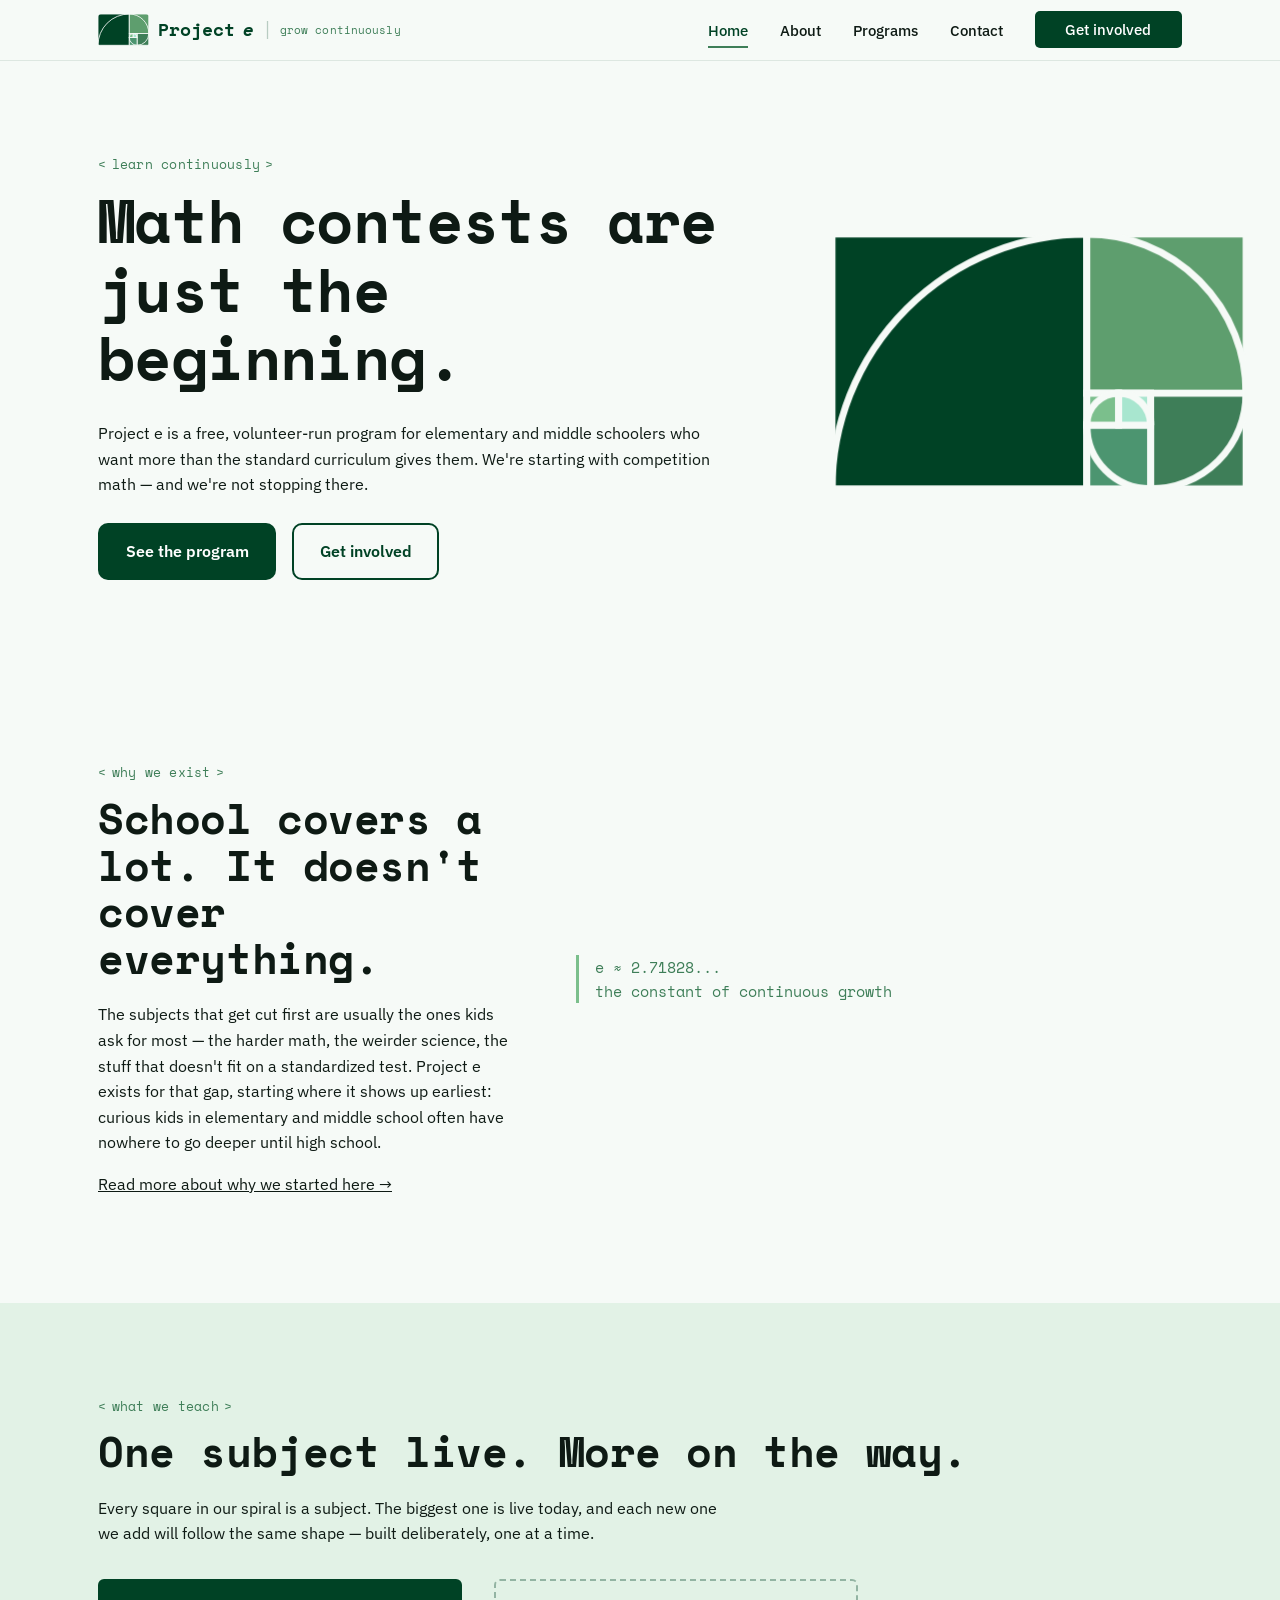
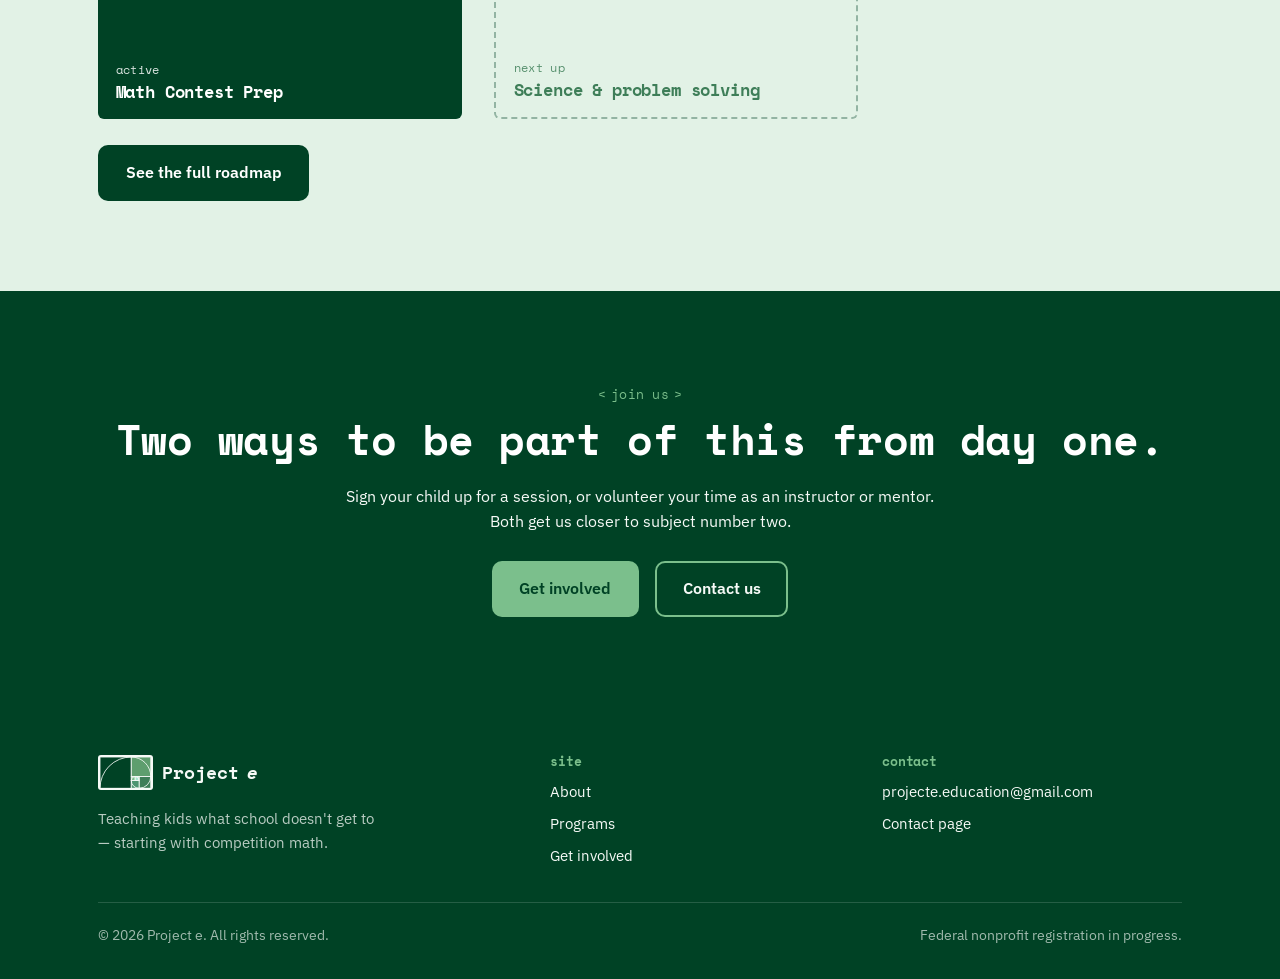
<file: index.html>
<!DOCTYPE html>
<html lang="en">
<head>
<!-- Google tag (gtag.js) -->
<script async src="https://www.googletagmanager.com/gtag/js?id=G-NMB7BE9DQN"></script>
<script>
  window.dataLayer = window.dataLayer || [];
  function gtag(){dataLayer.push(arguments);}
  gtag('js', new Date());

  gtag('config', 'G-NMB7BE9DQN');
</script>
<meta charset="UTF-8">
<meta name="viewport" content="width=device-width, initial-scale=1.0">
<title>Project e — Learn continuously</title>
<meta name="description" content="Project e is a free, volunteer-run program teaching elementary and middle schoolers what school doesn't have time for — starting with competition math.">
<link rel="icon" type="image/png" href="images/favicon-32.png">
<link rel="apple-touch-icon" href="images/favicon-192.png">
<style>
/* ==========================================================================
   Project e — Design System
   Built around the golden-ratio spiral in the logo: the squares grow,
   one at a time, the way the program is meant to grow.
   ========================================================================== */

@import url('https://fonts.googleapis.com/css2?family=Space+Mono:wght@400;700&family=IBM+Plex+Sans:wght@400;500;600&display=swap');

:root {
  /* Color — pulled directly from the logo */
  --forest: #004225;
  --sage: #5E9E6E;
  --moss: #3E7E58;
  --mint: #7BBF8C;
  --mint-pale: #E2F2E6;
  --paper: #F6FAF7;
  --ink: #0E1A14;
  --white: #FFFFFF;

  /* Type — Space Mono echoes the logo's <learn continuously> tagline */
  --font-display: 'Space Mono', 'Courier New', monospace;
  --font-body: 'IBM Plex Sans', 'Segoe UI', sans-serif;
  --font-mono: 'Space Mono', 'Courier New', monospace;

  /* Layout */
  --max-width: 1180px;
  --gutter: clamp(1.25rem, 4vw, 3rem);
  --radius: 10px;

  /* Golden-ratio rhythm: used for split layouts (61.8 / 38.2) */
  --phi-major: 61.8%;
  --phi-minor: 38.2%;
}

/* ---------- Reset ---------- */
*, *::before, *::after { box-sizing: border-box; }
html { scroll-behavior: smooth; }
@media (prefers-reduced-motion: reduce) {
  html { scroll-behavior: auto; }
  *, *::before, *::after {
    animation-duration: 0.001ms !important;
    animation-iteration-count: 1 !important;
    transition-duration: 0.001ms !important;
    scroll-behavior: auto !important;
  }
}

body {
  margin: 0;
  font-family: var(--font-body);
  color: var(--ink);
  background: var(--paper);
  line-height: 1.6;
  -webkit-font-smoothing: antialiased;
}

img { max-width: 100%; display: block; }
a { color: inherit; }

h1, h2, h3, h4 {
  font-family: var(--font-display);
  font-weight: 700;
  line-height: 1.12;
  margin: 0 0 0.5em;
  letter-spacing: -0.01em;
}
h1 { font-size: clamp(2.4rem, 5vw, 3.8rem); }
h2 { font-size: clamp(1.8rem, 3.4vw, 2.6rem); }
h3 { font-size: clamp(1.2rem, 2vw, 1.5rem); }
p { margin: 0 0 1em; max-width: 62ch; }

em { font-style: italic; color: var(--moss); }

/* Eyebrow / tag label — echoes the "<learn continuously>" tagline */
.eyebrow {
  display: inline-flex;
  align-items: center;
  gap: 0.4em;
  font-family: var(--font-mono);
  font-size: 0.82rem;
  font-weight: 500;
  letter-spacing: 0.02em;
  color: var(--moss);
  margin-bottom: 0.9em;
}
.eyebrow::before { content: '<'; }
.eyebrow::after { content: '>'; }

/* Visible keyboard focus everywhere */
a:focus-visible, button:focus-visible, input:focus-visible, textarea:focus-visible {
  outline: 3px solid var(--moss);
  outline-offset: 3px;
  border-radius: 4px;
}

/* ---------- Layout helpers ---------- */
.wrap {
  max-width: var(--max-width);
  margin: 0 auto;
  padding: 0 var(--gutter);
}
.section { padding: clamp(3rem, 7vw, 6rem) 0; }
.section--tint { background: var(--mint-pale); }
.section--dark { background: var(--forest); color: var(--paper); }
.section--dark .eyebrow { color: var(--mint); }
.section--dark h2 { color: var(--white); }

.split {
  display: grid;
  grid-template-columns: var(--phi-major) var(--phi-minor);
  gap: clamp(2rem, 5vw, 4rem);
  align-items: center;
}
.split--reverse { grid-template-columns: var(--phi-minor) var(--phi-major); }
.split--reverse > :first-child { order: 2; }
@media (max-width: 800px) {
  .split, .split--reverse { grid-template-columns: 1fr; }
  .split--reverse > :first-child { order: 0; }
}

.grid {
  display: grid;
  gap: clamp(1.25rem, 3vw, 2rem);
}
.grid--3 { grid-template-columns: repeat(3, 1fr); }
.grid--2 { grid-template-columns: repeat(2, 1fr); }
@media (max-width: 800px) {
  .grid--3, .grid--2 { grid-template-columns: 1fr; }
}

/* ---------- Buttons ---------- */
.btn {
  display: inline-flex;
  align-items: center;
  gap: 0.5em;
  font-family: var(--font-body);
  font-weight: 600;
  font-size: 1rem;
  padding: 0.85em 1.6em;
  border-radius: 10px;
  border: 2px solid transparent;
  text-decoration: none;
  cursor: pointer;
  transition: transform 0.15s ease, background 0.15s ease, color 0.15s ease, border-color 0.15s ease;
}
.btn:hover { transform: translateY(-2px); }
.btn-primary { background: var(--forest); color: var(--white); }
.btn-primary:hover { background: var(--moss); }
.btn-ghost { background: transparent; color: var(--forest); border-color: var(--forest); }
.btn-ghost:hover { background: var(--forest); color: var(--white); }
.section--dark .btn-ghost { color: var(--paper); border-color: var(--mint); }
.section--dark .btn-ghost:hover { background: var(--mint); color: var(--forest); }
.section--dark .btn-primary { background: var(--mint); color: var(--forest); }
.section--dark .btn-primary:hover { background: var(--paper); }
.btn-row { display: flex; gap: 1rem; flex-wrap: wrap; margin-top: 1.6rem; }

.center { text-align: center; }
.center p { margin-left: auto; margin-right: auto; }
.center .btn-row { justify-content: center; }
.center .eyebrow { justify-content: center; }

/* ---------- Nav ---------- */
.site-header {
  position: sticky;
  top: 0;
  z-index: 50;
  background: rgba(246, 250, 247, 0.92);
  backdrop-filter: blur(8px);
  border-bottom: 1px solid rgba(0, 66, 37, 0.1);
}
.nav {
  display: flex;
  align-items: center;
  justify-content: space-between;
  padding: 0.9rem var(--gutter);
  max-width: var(--max-width);
  margin: 0 auto;
}
.nav-brand {
  display: flex;
  align-items: center;
  gap: 0.55rem;
  text-decoration: none;
  font-family: var(--font-display);
  font-weight: 700;
  font-size: 1.15rem;
  color: var(--forest);
}
.nav-icon { height: 1.7em; width: auto; flex-shrink: 0; border-radius: 4px; display: block; }
/* the icon's biggest square is the same dark green as the footer —
   give it a light plate so it doesn't disappear into the background */
.site-footer .nav-icon { background: var(--paper); padding: 2px; box-sizing: content-box; border-radius: 3px; }
.nav-brand em { color: inherit; font-style: italic; }
.nav-divider { color: rgba(0,66,37,0.25); font-weight: 400; margin: 0 -0.1rem; }
.site-footer .nav-divider { color: rgba(246,250,247,0.3); }
.nav-tagline {
  font-family: var(--font-mono);
  font-size: 0.7rem;
  font-weight: 400;
  color: var(--moss);
  letter-spacing: 0.01em;
}
@media (max-width: 760px) {
  .nav-divider, .nav-tagline { display: none; }
}

.nav-links {
  display: flex;
  gap: clamp(1rem, 2.5vw, 2.2rem);
  list-style: none;
  margin: 0;
  padding: 0;
  font-weight: 500;
  font-size: 0.96rem;
}
.nav-links a {
  text-decoration: none;
  color: var(--ink);
  padding: 0.4em 0;
  border-bottom: 2px solid transparent;
  transition: border-color 0.15s ease, color 0.15s ease;
}
.nav-links a:hover, .nav-links a[aria-current="page"] {
  color: var(--forest);
  border-color: var(--moss);
}
.nav-cta {
  background: var(--forest) !important;
  color: var(--white) !important;
  padding: 0.55em 2em !important;
  border-radius: 5px !important;
  border-bottom: none !important;
  text-decoration: none !important;
}

.nav-cta:hover {
  background: var(--moss) !important;
}

.nav-toggle {
  display: none;
  background: none;
  border: none;
  cursor: pointer;
  padding: 0.4rem;
}
.nav-toggle svg { width: 26px; height: 26px; }

@media (max-width: 760px) {
  .nav-toggle { display: block; }
  .nav-links {
    position: absolute;
    top: 100%;
    left: 0;
    right: 0;
    background: var(--paper);
    flex-direction: column;
    gap: 0;
    padding: 0.5rem var(--gutter) 1rem;
    border-bottom: 1px solid rgba(0,66,37,0.1);
    display: none;
  }
  .nav-links.is-open { display: flex; }
  .nav-links li { width: 100%; }
  .nav-links a { display: block; padding: 0.7em 0; }
  .nav-cta { display: inline-block; margin-top: 0.4em; }
}

/* ---------- Cards ---------- */
.card {
  background: var(--white);
  border: 1px solid rgba(0,66,37,0.12);
  border-radius: var(--radius);
  padding: 1.8rem;
}
.card h3 { margin-bottom: 0.5rem; }
.card p:last-child { margin-bottom: 0; }

/* ---------- Spiral roadmap squares (programs page) ---------- */
.roadmap-square {
  border-radius: 6px;
  display: flex;
  flex-direction: column;
  justify-content: flex-end;
  padding: 1.1rem;
  min-height: 140px;
}
.roadmap-square.is-active {
  background: var(--forest);
  color: var(--white);
}
.roadmap-square.is-future {
  background: transparent;
  border: 2px dashed rgba(0,66,37,0.35);
  color: var(--moss);
}
.roadmap-square .status {
  font-family: var(--font-mono);
  font-size: 0.75rem;
  letter-spacing: 0.03em;
  opacity: 0.85;
  margin-bottom: 0.3em;
}
.roadmap-square h3 { margin: 0; font-size: 1.05rem; }
.roadmap-square p { font-size: 0.85rem; margin: 0.5em 0 0; opacity: 0.85; max-width: none; }

/* ---------- Footer ---------- */
.site-footer {
  background: var(--forest);
  color: var(--mint-pale);
  padding: 3rem 0 2rem;
  font-size: 0.95rem;
}
.footer-grid {
  display: grid;
  grid-template-columns: 1.4fr 1fr 1fr;
  gap: 2rem;
  margin-bottom: 2rem;
}
@media (max-width: 700px) {
  .footer-grid { grid-template-columns: 1fr; }
}
.site-footer h4 {
  font-family: var(--font-mono);
  font-size: 0.8rem;
  color: var(--mint);
  text-transform: lowercase;
  margin-bottom: 0.8em;
}
.site-footer a { color: var(--paper); text-decoration: none; }
.site-footer a:hover { color: var(--mint); }
.site-footer ul { list-style: none; padding: 0; margin: 0; display: flex; flex-direction: column; gap: 0.5em; }
.footer-bottom {
  border-top: 1px solid rgba(246,250,247,0.15);
  padding-top: 1.4rem;
  display: flex;
  justify-content: space-between;
  flex-wrap: wrap;
  gap: 0.6rem;
  font-size: 0.85rem;
  color: rgba(246,250,247,0.65);
}

/* ---------- Spiral hero graphic + load animation ---------- */
.spiral-wrap { width: 100%; }
.spiral-svg rect, .spiral-svg path { opacity: 0; }
.spiral-svg.is-revealed rect, .spiral-svg.is-revealed path { opacity: 1; }
.spiral-svg rect {
  transform-origin: center;
  animation: spiral-pop 0.55s cubic-bezier(.2,.9,.3,1.3) forwards;
}
.spiral-svg path { animation: spiral-fade 0.6s ease forwards; animation-delay: 1.1s; }
@keyframes spiral-pop {
  from { opacity: 0; transform: scale(0.6); }
  to { opacity: 1; transform: scale(1); }
}
@keyframes spiral-fade {
  from { opacity: 0; }
  to { opacity: 1; }
}
@media (prefers-reduced-motion: reduce) {
  .spiral-svg rect, .spiral-svg path { opacity: 1 !important; animation: none !important; transform: none !important; }
}

/* ---------- Misc ---------- */
.stat {
  font-family: var(--font-mono);
  font-size: 0.95rem;
  color: var(--moss);
  border-left: 3px solid var(--mint);
  padding-left: 1rem;
}
.quote {
  font-family: var(--font-display);
  font-size: 1.3rem;
  font-weight: 500;
  color: var(--forest);
  line-height: 1.4;
}
.skip-link {
  position: absolute;
  left: -999px;
  top: 0;
  background: var(--forest);
  color: var(--white);
  padding: 0.8em 1.2em;
  z-index: 100;
}
.skip-link:focus { left: 1rem; top: 1rem; }

</style>
</head>
<body>
<a href="#main" class="skip-link">Skip to content</a>

<header class="site-header">
  <nav class="nav">
    <a href="index.html" class="nav-brand">
      <svg class="nav-icon" viewBox="0 0 780 480" xmlns="http://www.w3.org/2000/svg" role="img" aria-label="Project e mark">
        <rect x="0.0" y="0.0" width="480.0" height="480.0" fill="#004225" stroke="#F6FAF7" stroke-width="13"/>
        <rect x="480.0" y="0.0" width="300.0" height="300.0" fill="#5E9E6E" stroke="#F6FAF7" stroke-width="13"/>
        <rect x="600.0" y="300.0" width="180.0" height="180.0" fill="#3E7E58" stroke="#F6FAF7" stroke-width="13"/>
        <rect x="480.0" y="360.0" width="120.0" height="120.0" fill="#4C9570" stroke="#F6FAF7" stroke-width="13"/>
        <rect x="480.0" y="300.0" width="60.0" height="60.0" fill="#7BBF8C" stroke="#F6FAF7" stroke-width="13"/>
        <rect x="540.0" y="300.0" width="60.0" height="60.0" fill="#A8E6CF" stroke="#F6FAF7" stroke-width="13"/>
        <path d="M 0.0 480.0 A 480.0 480.0 0 0 1 480.0 0.0 A 300.0 300.0 0 0 1 780.0 300.0 A 180.0 180.0 0 0 1 600.0 480.0 A 120.0 120.0 0 0 1 480.0 360.0 A 60.0 60.0 0 0 1 540.0 300.0 A 60.0 60.0 0 0 1 600.0 360.0" fill="none" stroke="#F6FAF7" stroke-width="13"/>
      </svg>
      Project <em>e</em>
      <span class="nav-divider" aria-hidden="true">|</span>
      <span class="nav-tagline">grow continuously</span>
    </a>
    <button class="nav-toggle" aria-label="Toggle menu" aria-expanded="false">
      <svg viewBox="0 0 24 24" fill="none" stroke="currentColor" stroke-width="2" stroke-linecap="round"><line x1="3" y1="6" x2="21" y2="6"/><line x1="3" y1="12" x2="21" y2="12"/><line x1="3" y1="18" x2="21" y2="18"/></svg>
    </button>
    <ul class="nav-links">
      <li><a href="index.html" aria-current="page">Home</a></li>
      <li><a href="about.html">About</a></li>
      <li><a href="programs.html">Programs</a></li>
      <li><a href="contact.html">Contact</a></li>
      <li><a href="get-involved.html" class="nav-cta">Get involved</a></li>
    </ul>
  </nav>
</header>

<main id="main">

  <section class="section">
    <div class="wrap split">
      <div>
        <p class="eyebrow">learn continuously</p>
        <h1>Math contests are just the beginning.</h1>
        <p>Project e is a free, volunteer-run program for elementary and middle schoolers who want more than the standard curriculum gives them. We're starting with competition math &mdash; and we're not stopping there.</p>
        <div class="btn-row">
          <a href="programs.html" class="btn btn-primary">See the program</a>
          <a href="get-involved.html" class="btn btn-ghost">Get involved</a>
        </div>
      </div>
      <div class="spiral-wrap">
        <svg class="spiral-svg" viewBox="0 0 780 480" xmlns="http://www.w3.org/2000/svg" role="img" aria-label="A golden-ratio spiral made of squares, representing Project e's growth from one subject to many">
          <rect x="0.0" y="0.0" width="480.0" height="480.0" fill="#004225" stroke="#F6FAF7" stroke-width="13"/>
          <rect x="480.0" y="0.0" width="300.0" height="300.0" fill="#5E9E6E" stroke="#F6FAF7" stroke-width="13"/>
          <rect x="600.0" y="300.0" width="180.0" height="180.0" fill="#3E7E58" stroke="#F6FAF7" stroke-width="13"/>
          <rect x="480.0" y="360.0" width="120.0" height="120.0" fill="#4C9570" stroke="#F6FAF7" stroke-width="13"/>
          <rect x="480.0" y="300.0" width="60.0" height="60.0" fill="#7BBF8C" stroke="#F6FAF7" stroke-width="13"/>
          <rect x="540.0" y="300.0" width="60.0" height="60.0" fill="#A8E6CF" stroke="#F6FAF7" stroke-width="13"/>
          <path d="M 0.0 480.0 A 480.0 480.0 0 0 1 480.0 0.0 A 300.0 300.0 0 0 1 780.0 300.0 A 180.0 180.0 0 0 1 600.0 480.0 A 120.0 120.0 0 0 1 480.0 360.0 A 60.0 60.0 0 0 1 540.0 300.0 A 60.0 60.0 0 0 1 600.0 360.0" fill="none" stroke="#F6FAF7" stroke-width="13"/>
        </svg>
      </div>
    </div>
  </section>

  <section class="section">
    <div class="wrap split split--reverse">
      <div>
        <p class="stat">e &asymp; 2.71828...<br>the constant of continuous growth</p>
      </div>
      <div>
        <p class="eyebrow">why we exist</p>
        <h2>School covers a lot. It doesn't cover everything.</h2>
        <p>The subjects that get cut first are usually the ones kids ask for most &mdash; the harder math, the weirder science, the stuff that doesn't fit on a standardized test. Project e exists for that gap, starting where it shows up earliest: curious kids in elementary and middle school often have nowhere to go deeper until high school.</p>
        <p><a href="about.html">Read more about why we started here &rarr;</a></p>
      </div>
    </div>
  </section>

  <section class="section section--tint">
    <div class="wrap">
      <p class="eyebrow">what we teach</p>
      <h2>One subject live. More on the way.</h2>
      <p>Every square in our spiral is a subject. The biggest one is live today, and each new one we add will follow the same shape &mdash; built deliberately, one at a time.</p>
      <div class="grid grid--2" style="margin-top:2rem; max-width:760px;">
        <div class="roadmap-square is-active">
          <p class="status">active</p>
          <h3>Math Contest Prep</h3>
        </div>
        <div class="roadmap-square is-future">
          <p class="status">next up</p>
          <h3>Science &amp; problem solving</h3>
        </div>
      </div>
      <div class="btn-row">
        <a href="programs.html" class="btn btn-primary">See the full roadmap</a>
      </div>
    </div>
  </section>

  <section class="section section--dark center">
    <div class="wrap">
      <p class="eyebrow">join us</p>
      <h2>Two ways to be part of this from day one.</h2>
      <p>Sign your child up for a session, or volunteer your time as an instructor or mentor. Both get us closer to subject number two.</p>
      <div class="btn-row">
        <a href="get-involved.html" class="btn btn-primary">Get involved</a>
        <a href="contact.html" class="btn btn-ghost">Contact us</a>
      </div>
    </div>
  </section>

</main>

<footer class="site-footer">
  <div class="wrap">
    <div class="footer-grid">
      <div>
        <a href="index.html" class="nav-brand" style="color:var(--paper)">
          <svg class="nav-icon" viewBox="0 0 780 480" xmlns="http://www.w3.org/2000/svg" role="img" aria-label="Project e mark">
        <rect x="0.0" y="0.0" width="480.0" height="480.0" fill="#004225" stroke="#F6FAF7" stroke-width="13"/>
        <rect x="480.0" y="0.0" width="300.0" height="300.0" fill="#5E9E6E" stroke="#F6FAF7" stroke-width="13"/>
        <rect x="600.0" y="300.0" width="180.0" height="180.0" fill="#3E7E58" stroke="#F6FAF7" stroke-width="13"/>
        <rect x="480.0" y="360.0" width="120.0" height="120.0" fill="#4C9570" stroke="#F6FAF7" stroke-width="13"/>
        <rect x="480.0" y="300.0" width="60.0" height="60.0" fill="#7BBF8C" stroke="#F6FAF7" stroke-width="13"/>
        <rect x="540.0" y="300.0" width="60.0" height="60.0" fill="#A8E6CF" stroke="#F6FAF7" stroke-width="13"/>
        <path d="M 0.0 480.0 A 480.0 480.0 0 0 1 480.0 0.0 A 300.0 300.0 0 0 1 780.0 300.0 A 180.0 180.0 0 0 1 600.0 480.0 A 120.0 120.0 0 0 1 480.0 360.0 A 60.0 60.0 0 0 1 540.0 300.0 A 60.0 60.0 0 0 1 600.0 360.0" fill="none" stroke="#F6FAF7" stroke-width="13"/>
      </svg>
          Project <em>e</em>
        </a>
        <p style="margin-top:1rem; max-width:32ch; color:rgba(246,250,247,0.75);">Teaching kids what school doesn't get to &mdash; starting with competition math.</p>
      </div>
      <div>
        <h4>site</h4>
        <ul>
          <li><a href="about.html">About</a></li>
          <li><a href="programs.html">Programs</a></li>
          <li><a href="get-involved.html">Get involved</a></li>
        </ul>
      </div>
      <div>
        <h4>contact</h4>
        <ul>
          <li><a href="mailto:projecte.education@gmail.com">projecte.education@gmail.com</a></li>
          <li><a href="contact.html">Contact page</a></li>
        </ul>
      </div>
    </div>
    <div class="footer-bottom">
      <span>&copy; <span data-year></span> Project e. All rights reserved.</span>
      <span>Federal nonprofit registration in progress.</span>
    </div>
  </div>
</footer>

<script>
// Project e — shared site behavior

document.addEventListener('DOMContentLoaded', () => {
  // Mobile nav toggle
  const toggle = document.querySelector('.nav-toggle');
  const links = document.querySelector('.nav-links');
  if (toggle && links) {
    toggle.addEventListener('click', () => {
      const isOpen = links.classList.toggle('is-open');
      toggle.setAttribute('aria-expanded', isOpen ? 'true' : 'false');
    });
    links.querySelectorAll('a').forEach((a) => {
      a.addEventListener('click', () => {
        links.classList.remove('is-open');
        toggle.setAttribute('aria-expanded', 'false');
      });
    });
  }

  // Reveal the hero spiral once, on load (squares "grow in")
  const spiral = document.querySelector('.spiral-svg');
  if (spiral) {
    requestAnimationFrame(() => spiral.classList.add('is-revealed'));
  }

  // Stagger the rect animation delays so squares pop in one-by-one,
  // largest (founding program) to smallest (future subjects) —
  // mirrors how Project e itself grows.
  const rects = document.querySelectorAll('.spiral-svg rect');
  rects.forEach((r, i) => {
    r.style.animationDelay = `${i * 0.12}s`;
  });

  // Set current year in footer
  document.querySelectorAll('[data-year]').forEach((el) => {
    el.textContent = new Date().getFullYear();
  });
});

</script>
</body>
</html>
</file>
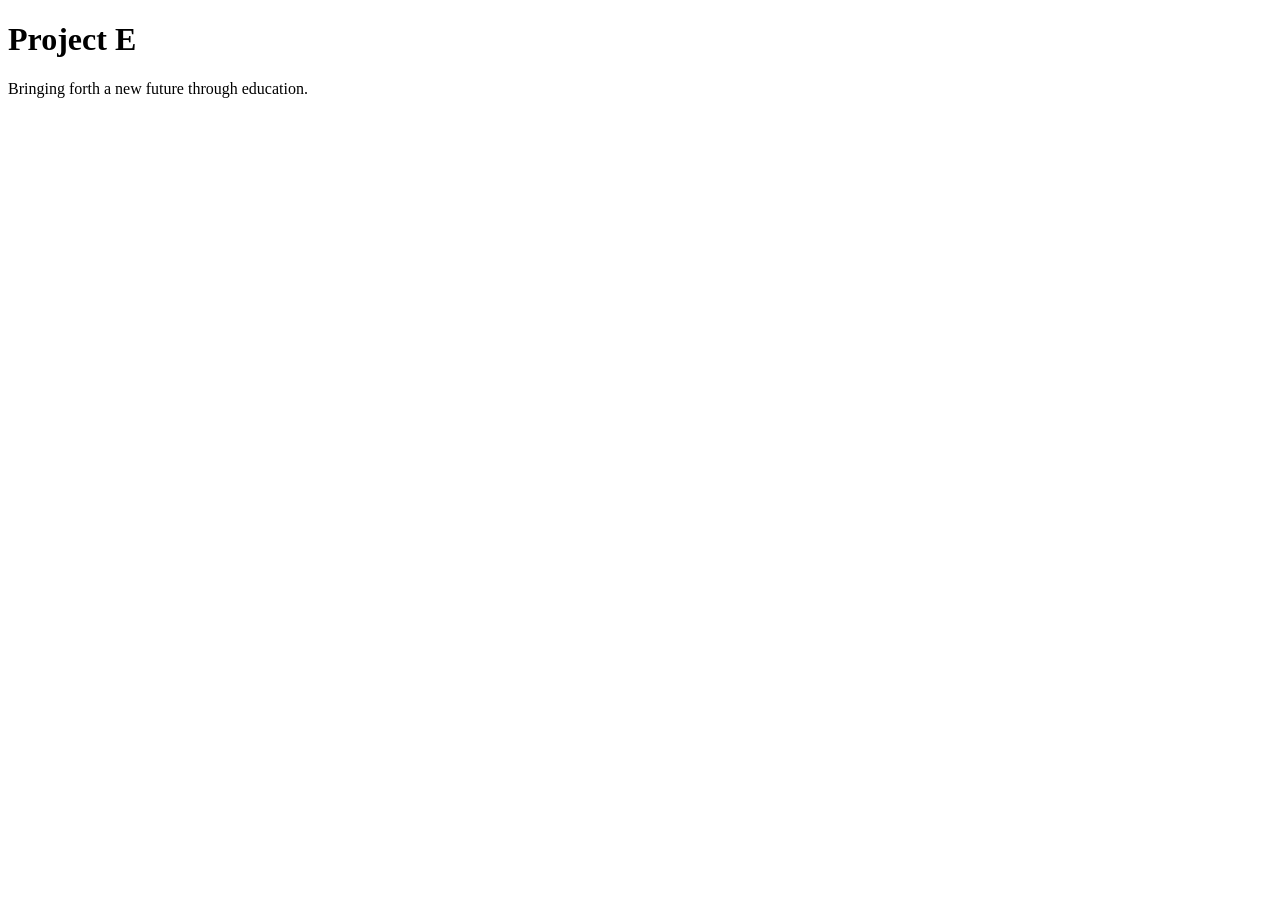
<file: .github/workflows/index.html>
<!DOCTYPE html>
<html lang="en">
<head>
    <meta charset="UTF-8">
    <meta name="viewport" content="width=device-width, initial-scale=1.0">
    <title>Project E</title>
</head>
<body>
    <h1>Project E</h1>
    <p>Bringing forth a new future through education.</p>
</body>
</html>
</file>
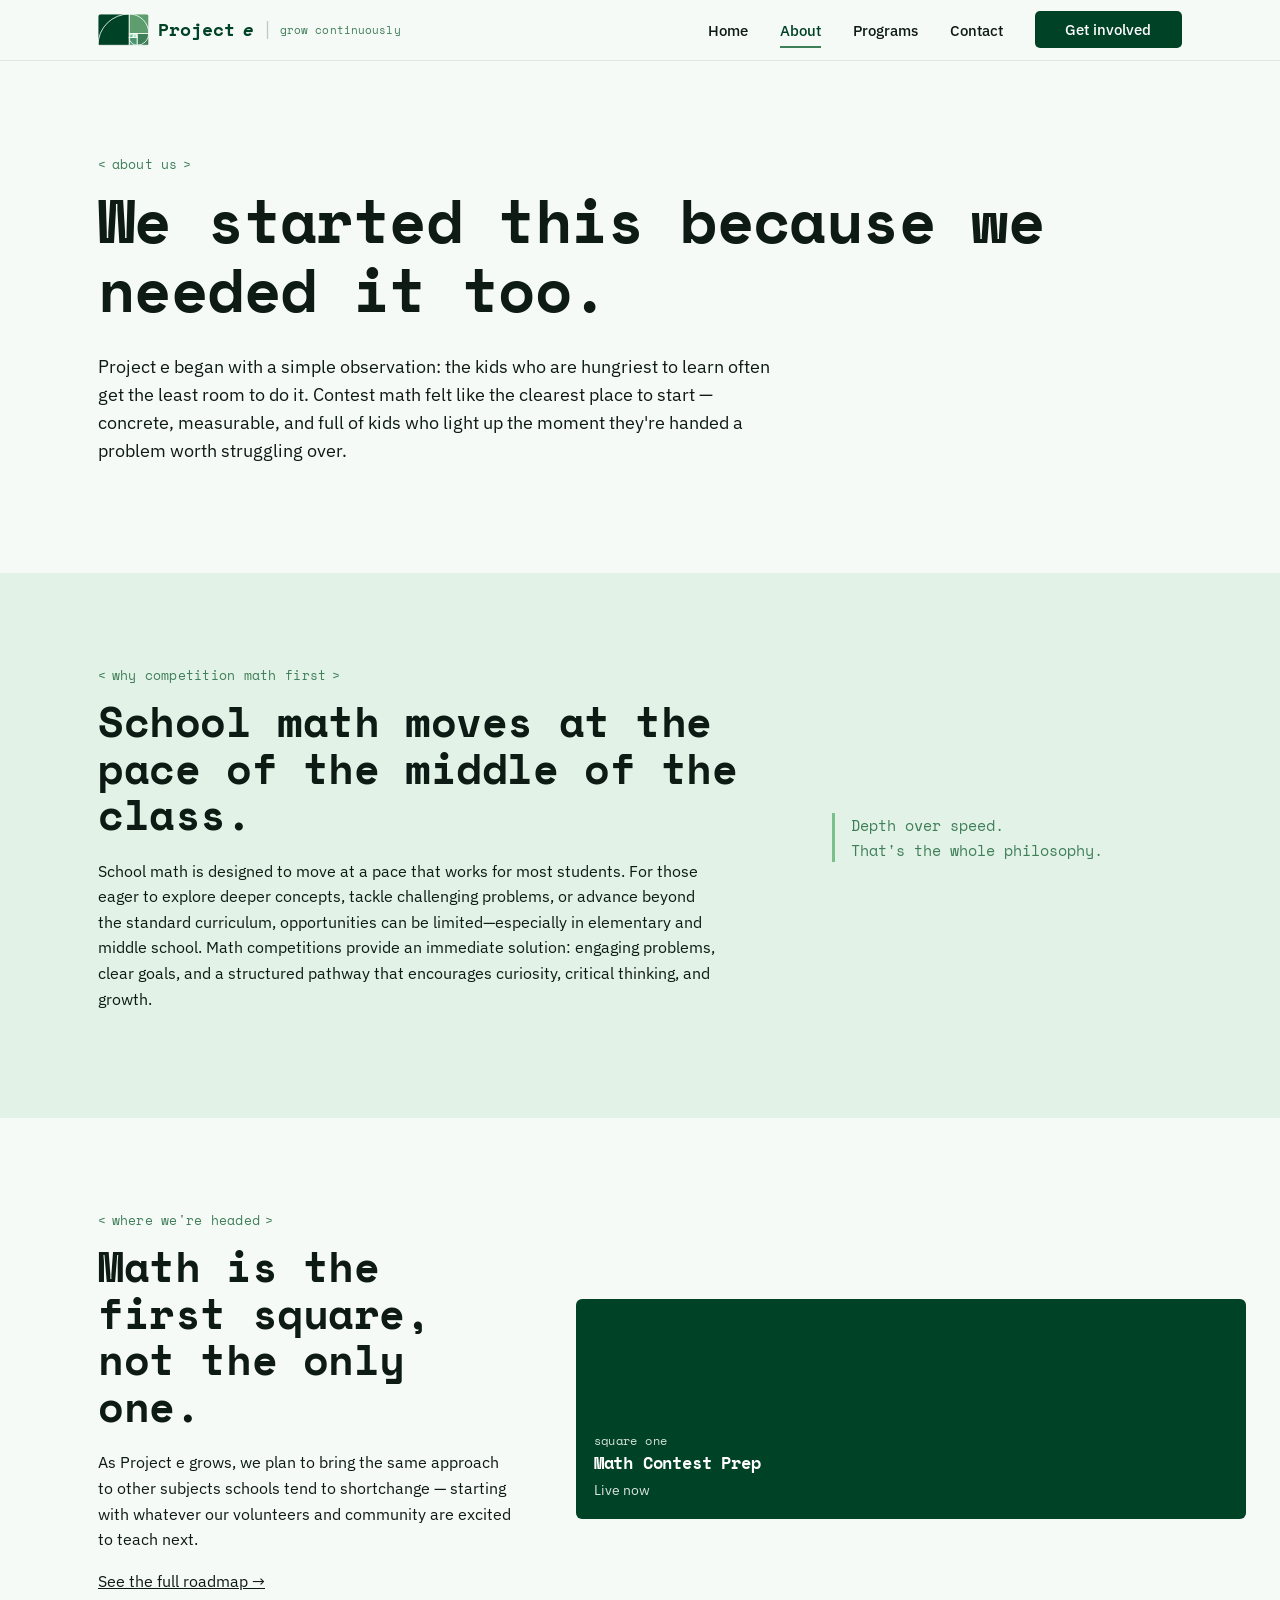
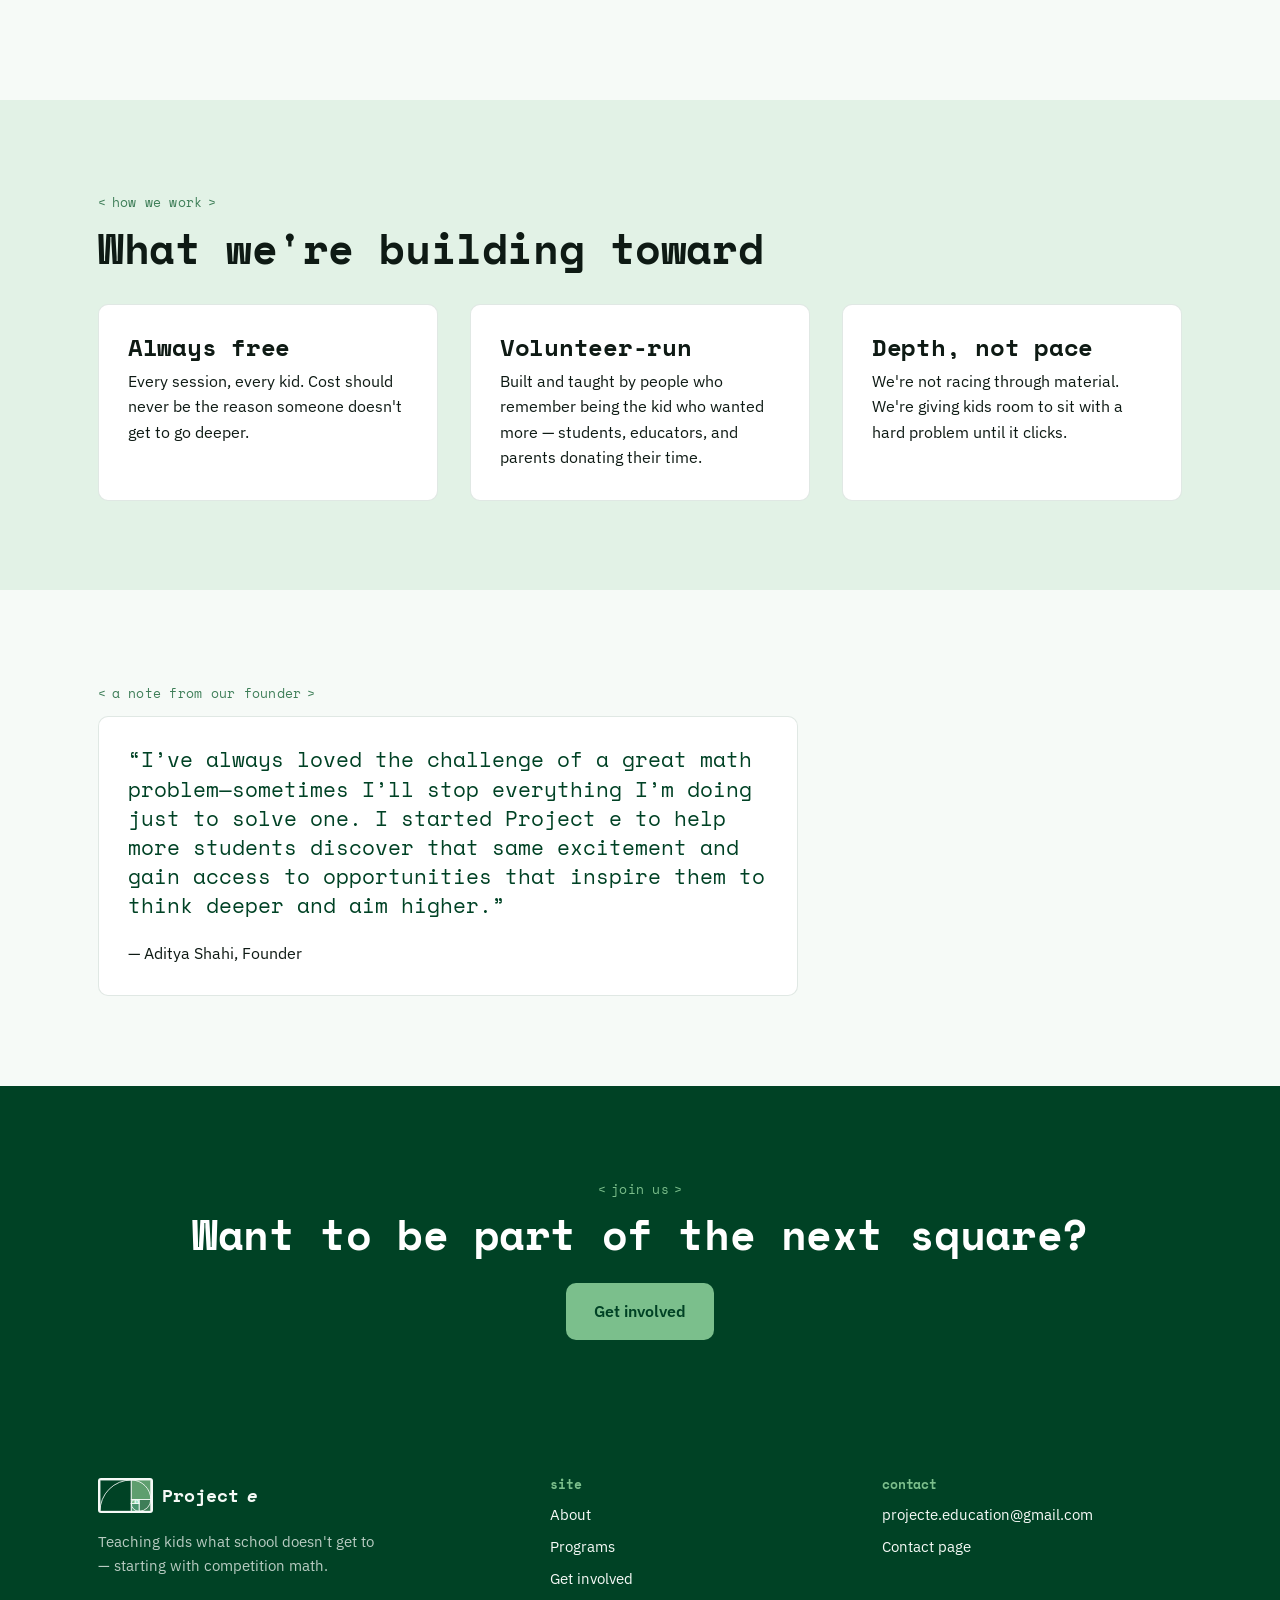
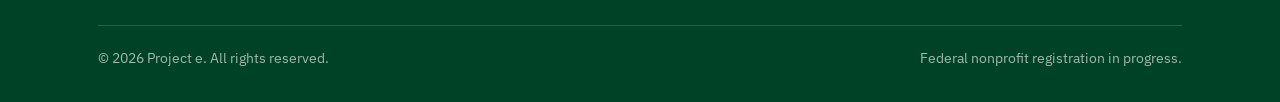
<file: about.html>
<!DOCTYPE html>
<html lang="en">
<head>
<!-- Google tag (gtag.js) -->
<script async src="https://www.googletagmanager.com/gtag/js?id=G-NMB7BE9DQN"></script>
<script>
  window.dataLayer = window.dataLayer || [];
  function gtag(){dataLayer.push(arguments);}
  gtag('js', new Date());

  gtag('config', 'G-NMB7BE9DQN');
</script>
<meta charset="UTF-8">
<meta name="viewport" content="width=device-width, initial-scale=1.0">
<title>About — Project e</title>
<meta name="description" content="Why Project z exists: a free, volunteer-run program built for kids who want to go deeper than school has time for.">
<link rel="icon" type="image/png" href="images/favicon-32.png">
<link rel="apple-touch-icon" href="images/favicon-192.png">
<style>
/* ==========================================================================
   Project e — Design System
   Built around the golden-ratio spiral in the logo: the squares grow,
   one at a time, the way the program is meant to grow.
   ========================================================================== */

@import url('https://fonts.googleapis.com/css2?family=Space+Mono:wght@400;700&family=IBM+Plex+Sans:wght@400;500;600&display=swap');

:root {
  /* Color — pulled directly from the logo */
  --forest: #004225;
  --sage: #5E9E6E;
  --moss: #3E7E58;
  --mint: #7BBF8C;
  --mint-pale: #E2F2E6;
  --paper: #F6FAF7;
  --ink: #0E1A14;
  --white: #FFFFFF;

  /* Type — Space Mono echoes the logo's <learn continuously> tagline */
  --font-display: 'Space Mono', 'Courier New', monospace;
  --font-body: 'IBM Plex Sans', 'Segoe UI', sans-serif;
  --font-mono: 'Space Mono', 'Courier New', monospace;

  /* Layout */
  --max-width: 1180px;
  --gutter: clamp(1.25rem, 4vw, 3rem);
  --radius: 10px;

  /* Golden-ratio rhythm: used for split layouts (61.8 / 38.2) */
  --phi-major: 61.8%;
  --phi-minor: 38.2%;
}

/* ---------- Reset ---------- */
*, *::before, *::after { box-sizing: border-box; }
html { scroll-behavior: smooth; }
@media (prefers-reduced-motion: reduce) {
  html { scroll-behavior: auto; }
  *, *::before, *::after {
    animation-duration: 0.001ms !important;
    animation-iteration-count: 1 !important;
    transition-duration: 0.001ms !important;
    scroll-behavior: auto !important;
  }
}

body {
  margin: 0;
  font-family: var(--font-body);
  color: var(--ink);
  background: var(--paper);
  line-height: 1.6;
  -webkit-font-smoothing: antialiased;
}

img { max-width: 100%; display: block; }
a { color: inherit; }

h1, h2, h3, h4 {
  font-family: var(--font-display);
  font-weight: 700;
  line-height: 1.12;
  margin: 0 0 0.5em;
  letter-spacing: -0.01em;
}
h1 { font-size: clamp(2.4rem, 5vw, 3.8rem); }
h2 { font-size: clamp(1.8rem, 3.4vw, 2.6rem); }
h3 { font-size: clamp(1.2rem, 2vw, 1.5rem); }
p { margin: 0 0 1em; max-width: 62ch; }

em { font-style: italic; color: var(--moss); }

/* Eyebrow / tag label — echoes the "<learn continuously>" tagline */
.eyebrow {
  display: inline-flex;
  align-items: center;
  gap: 0.4em;
  font-family: var(--font-mono);
  font-size: 0.82rem;
  font-weight: 500;
  letter-spacing: 0.02em;
  color: var(--moss);
  margin-bottom: 0.9em;
}
.eyebrow::before { content: '<'; }
.eyebrow::after { content: '>'; }

/* Visible keyboard focus everywhere */
a:focus-visible, button:focus-visible, input:focus-visible, textarea:focus-visible {
  outline: 3px solid var(--moss);
  outline-offset: 3px;
  border-radius: 4px;
}

/* ---------- Layout helpers ---------- */
.wrap {
  max-width: var(--max-width);
  margin: 0 auto;
  padding: 0 var(--gutter);
}
.section { padding: clamp(3rem, 7vw, 6rem) 0; }
.section--tint { background: var(--mint-pale); }
.section--dark { background: var(--forest); color: var(--paper); }
.section--dark .eyebrow { color: var(--mint); }
.section--dark h2 { color: var(--white); }

.split {
  display: grid;
  grid-template-columns: var(--phi-major) var(--phi-minor);
  gap: clamp(2rem, 5vw, 4rem);
  align-items: center;
}
.split--reverse { grid-template-columns: var(--phi-minor) var(--phi-major); }
.split--reverse > :first-child { order: 2; }
@media (max-width: 800px) {
  .split, .split--reverse { grid-template-columns: 1fr; }
  .split--reverse > :first-child { order: 0; }
}

.grid {
  display: grid;
  gap: clamp(1.25rem, 3vw, 2rem);
}
.grid--3 { grid-template-columns: repeat(3, 1fr); }
.grid--2 { grid-template-columns: repeat(2, 1fr); }
@media (max-width: 800px) {
  .grid--3, .grid--2 { grid-template-columns: 1fr; }
}

/* ---------- Buttons ---------- */
.btn {
  display: inline-flex;
  align-items: center;
  gap: 0.5em;
  font-family: var(--font-body);
  font-weight: 600;
  font-size: 1rem;
  padding: 0.85em 1.6em;
  border-radius: 10px;
  border: 2px solid transparent;
  text-decoration: none;
  cursor: pointer;
  transition: transform 0.15s ease, background 0.15s ease, color 0.15s ease, border-color 0.15s ease;
}
.btn:hover { transform: translateY(-2px); }
.btn-primary { background: var(--forest); color: var(--white); }
.btn-primary:hover { background: var(--moss); }
.btn-ghost { background: transparent; color: var(--forest); border-color: var(--forest); }
.btn-ghost:hover { background: var(--forest); color: var(--white); }
.section--dark .btn-ghost { color: var(--paper); border-color: var(--mint); }
.section--dark .btn-ghost:hover { background: var(--mint); color: var(--forest); }
.section--dark .btn-primary { background: var(--mint); color: var(--forest); }
.section--dark .btn-primary:hover { background: var(--paper); }
.btn-row { display: flex; gap: 1rem; flex-wrap: wrap; margin-top: 1.6rem; }

.center { text-align: center; }
.center p { margin-left: auto; margin-right: auto; }
.center .btn-row { justify-content: center; }
.center .eyebrow { justify-content: center; }

/* ---------- Nav ---------- */
.site-header {
  position: sticky;
  top: 0;
  z-index: 50;
  background: rgba(246, 250, 247, 0.92);
  backdrop-filter: blur(8px);
  border-bottom: 1px solid rgba(0, 66, 37, 0.1);
}
.nav {
  display: flex;
  align-items: center;
  justify-content: space-between;
  padding: 0.9rem var(--gutter);
  max-width: var(--max-width);
  margin: 0 auto;
}
.nav-brand {
  display: flex;
  align-items: center;
  gap: 0.55rem;
  text-decoration: none;
  font-family: var(--font-display);
  font-weight: 700;
  font-size: 1.15rem;
  color: var(--forest);
}
.nav-icon { height: 1.7em; width: auto; flex-shrink: 0; border-radius: 4px; display: block; }
/* the icon's biggest square is the same dark green as the footer —
   give it a light plate so it doesn't disappear into the background */
.site-footer .nav-icon { background: var(--paper); padding: 2px; box-sizing: content-box; border-radius: 3px; }
.nav-brand em { color: inherit; font-style: italic; }
.nav-divider { color: rgba(0,66,37,0.25); font-weight: 400; margin: 0 -0.1rem; }
.site-footer .nav-divider { color: rgba(246,250,247,0.3); }
.nav-tagline {
  font-family: var(--font-mono);
  font-size: 0.7rem;
  font-weight: 400;
  color: var(--moss);
  letter-spacing: 0.01em;
}
@media (max-width: 760px) {
  .nav-divider, .nav-tagline { display: none; }
}

.nav-links {
  display: flex;
  gap: clamp(1rem, 2.5vw, 2.2rem);
  list-style: none;
  margin: 0;
  padding: 0;
  font-weight: 500;
  font-size: 0.96rem;
}
.nav-links a {
  text-decoration: none;
  color: var(--ink);
  padding: 0.4em 0;
  border-bottom: 2px solid transparent;
  transition: border-color 0.15s ease, color 0.15s ease;
}
.nav-links a:hover, .nav-links a[aria-current="page"] {
  color: var(--forest);
  border-color: var(--moss);
}
.nav-cta {
  background: var(--forest) !important;
  color: var(--white) !important;
  padding: 0.55em 2em !important;
  border-radius: 5px !important;
  border-bottom: none !important;
  text-decoration: none !important;
}

.nav-cta:hover {
  background: var(--moss) !important;
}

.nav-toggle {
  display: none;
  background: none;
  border: none;
  cursor: pointer;
  padding: 0.4rem;
}
.nav-toggle svg { width: 26px; height: 26px; }

@media (max-width: 760px) {
  .nav-toggle { display: block; }
  .nav-links {
    position: absolute;
    top: 100%;
    left: 0;
    right: 0;
    background: var(--paper);
    flex-direction: column;
    gap: 0;
    padding: 0.5rem var(--gutter) 1rem;
    border-bottom: 1px solid rgba(0,66,37,0.1);
    display: none;
  }
  .nav-links.is-open { display: flex; }
  .nav-links li { width: 100%; }
  .nav-links a { display: block; padding: 0.7em 0; }
  .nav-cta { display: inline-block; margin-top: 0.4em; }
}

/* ---------- Cards ---------- */
.card {
  background: var(--white);
  border: 1px solid rgba(0,66,37,0.12);
  border-radius: var(--radius);
  padding: 1.8rem;
}
.card h3 { margin-bottom: 0.5rem; }
.card p:last-child { margin-bottom: 0; }

/* ---------- Spiral roadmap squares (programs page) ---------- */
.roadmap-square {
  border-radius: 6px;
  display: flex;
  flex-direction: column;
  justify-content: flex-end;
  padding: 1.1rem;
  min-height: 140px;
}
.roadmap-square.is-active {
  background: var(--forest);
  color: var(--white);
}
.roadmap-square.is-future {
  background: transparent;
  border: 2px dashed rgba(0,66,37,0.35);
  color: var(--moss);
}
.roadmap-square .status {
  font-family: var(--font-mono);
  font-size: 0.75rem;
  letter-spacing: 0.03em;
  opacity: 0.85;
  margin-bottom: 0.3em;
}
.roadmap-square h3 { margin: 0; font-size: 1.05rem; }
.roadmap-square p { font-size: 0.85rem; margin: 0.5em 0 0; opacity: 0.85; max-width: none; }

/* ---------- Footer ---------- */
.site-footer {
  background: var(--forest);
  color: var(--mint-pale);
  padding: 3rem 0 2rem;
  font-size: 0.95rem;
}
.footer-grid {
  display: grid;
  grid-template-columns: 1.4fr 1fr 1fr;
  gap: 2rem;
  margin-bottom: 2rem;
}
@media (max-width: 700px) {
  .footer-grid { grid-template-columns: 1fr; }
}
.site-footer h4 {
  font-family: var(--font-mono);
  font-size: 0.8rem;
  color: var(--mint);
  text-transform: lowercase;
  margin-bottom: 0.8em;
}
.site-footer a { color: var(--paper); text-decoration: none; }
.site-footer a:hover { color: var(--mint); }
.site-footer ul { list-style: none; padding: 0; margin: 0; display: flex; flex-direction: column; gap: 0.5em; }
.footer-bottom {
  border-top: 1px solid rgba(246,250,247,0.15);
  padding-top: 1.4rem;
  display: flex;
  justify-content: space-between;
  flex-wrap: wrap;
  gap: 0.6rem;
  font-size: 0.85rem;
  color: rgba(246,250,247,0.65);
}

/* ---------- Spiral hero graphic + load animation ---------- */
.spiral-wrap { width: 100%; }
.spiral-svg rect, .spiral-svg path { opacity: 0; }
.spiral-svg.is-revealed rect, .spiral-svg.is-revealed path { opacity: 1; }
.spiral-svg rect {
  transform-origin: center;
  animation: spiral-pop 0.55s cubic-bezier(.2,.9,.3,1.3) forwards;
}
.spiral-svg path { animation: spiral-fade 0.6s ease forwards; animation-delay: 1.1s; }
@keyframes spiral-pop {
  from { opacity: 0; transform: scale(0.6); }
  to { opacity: 1; transform: scale(1); }
}
@keyframes spiral-fade {
  from { opacity: 0; }
  to { opacity: 1; }
}
@media (prefers-reduced-motion: reduce) {
  .spiral-svg rect, .spiral-svg path { opacity: 1 !important; animation: none !important; transform: none !important; }
}

/* ---------- Misc ---------- */
.stat {
  font-family: var(--font-mono);
  font-size: 0.95rem;
  color: var(--moss);
  border-left: 3px solid var(--mint);
  padding-left: 1rem;
}
.quote {
  font-family: var(--font-display);
  font-size: 1.3rem;
  font-weight: 500;
  color: var(--forest);
  line-height: 1.4;
}
.skip-link {
  position: absolute;
  left: -999px;
  top: 0;
  background: var(--forest);
  color: var(--white);
  padding: 0.8em 1.2em;
  z-index: 100;
}
.skip-link:focus { left: 1rem; top: 1rem; }

</style>
</head>
<body>
<a href="#main" class="skip-link">Skip to content</a>

<header class="site-header">
  <nav class="nav">
    <a href="index.html" class="nav-brand">
      <svg class="nav-icon" viewBox="0 0 780 480" xmlns="http://www.w3.org/2000/svg" role="img" aria-label="Project e mark">
        <rect x="0.0" y="0.0" width="480.0" height="480.0" fill="#004225" stroke="#F6FAF7" stroke-width="13"/>
        <rect x="480.0" y="0.0" width="300.0" height="300.0" fill="#5E9E6E" stroke="#F6FAF7" stroke-width="13"/>
        <rect x="600.0" y="300.0" width="180.0" height="180.0" fill="#3E7E58" stroke="#F6FAF7" stroke-width="13"/>
        <rect x="480.0" y="360.0" width="120.0" height="120.0" fill="#4C9570" stroke="#F6FAF7" stroke-width="13"/>
        <rect x="480.0" y="300.0" width="60.0" height="60.0" fill="#7BBF8C" stroke="#F6FAF7" stroke-width="13"/>
        <rect x="540.0" y="300.0" width="60.0" height="60.0" fill="#A8E6CF" stroke="#F6FAF7" stroke-width="13"/>
        <path d="M 0.0 480.0 A 480.0 480.0 0 0 1 480.0 0.0 A 300.0 300.0 0 0 1 780.0 300.0 A 180.0 180.0 0 0 1 600.0 480.0 A 120.0 120.0 0 0 1 480.0 360.0 A 60.0 60.0 0 0 1 540.0 300.0 A 60.0 60.0 0 0 1 600.0 360.0" fill="none" stroke="#F6FAF7" stroke-width="13"/>
      </svg>
      Project <em>e</em>
      <span class="nav-divider" aria-hidden="true">|</span>
      <span class="nav-tagline">grow continuously</span>
    </a>
    <button class="nav-toggle" aria-label="Toggle menu" aria-expanded="false">
      <svg viewBox="0 0 24 24" fill="none" stroke="currentColor" stroke-width="2" stroke-linecap="round"><line x1="3" y1="6" x2="21" y2="6"/><line x1="3" y1="12" x2="21" y2="12"/><line x1="3" y1="18" x2="21" y2="18"/></svg>
    </button>
    <ul class="nav-links">
      <li><a href="index.html">Home</a></li>
      <li><a href="about.html" aria-current="page">About</a></li>
      <li><a href="programs.html">Programs</a></li>
      <li><a href="contact.html">Contact</a></li>
      <li><a href="get-involved.html" class="nav-cta">Get involved</a></li>
    </ul>
  </nav>
</header>

<main id="main">

  <section class="section">
    <div class="wrap">
      <p class="eyebrow">about us</p>
      <h1>We started this because we needed it too.</h1>
      <p style="font-size:1.1rem;">Project e began with a simple observation: the kids who are hungriest to learn often get the least room to do it. Contest math felt like the clearest place to start &mdash; concrete, measurable, and full of kids who light up the moment they're handed a problem worth struggling over.</p>
    </div>
  </section>

  <section class="section section--tint">
    <div class="wrap split">
      <div>
        <p class="eyebrow">why competition math first</p>
        <h2>School math moves at the pace of the middle of the class.</h2>
        <p>School math is designed to move at a pace that works for most students. For those eager to explore deeper concepts, tackle challenging problems, or advance beyond the standard curriculum, opportunities can be limited&mdash;especially in elementary and middle school. Math competitions provide an immediate solution: engaging problems, clear goals, and a structured pathway that encourages curiosity, critical thinking, and growth.</p>
      </div>
      <div>
        <p class="stat">Depth over speed.<br>That's the whole philosophy.</p>
      </div>
    </div>
  </section>

  <section class="section">
    <div class="wrap split split--reverse">
      <div class="spiral-wrap">
        <div class="roadmap-square is-active" style="min-height:220px;">
          <p class="status">square one</p>
          <h3>Math Contest Prep</h3>
          <p>Live now</p>
        </div>
      </div>
      <div>
        <p class="eyebrow">where we're headed</p>
        <h2>Math is the first square, not the only one.</h2>
        <p>As Project e grows, we plan to bring the same approach to other subjects schools tend to shortchange &mdash; starting with whatever our volunteers and community are excited to teach next.</p>
        <p><a href="programs.html">See the full roadmap &rarr;</a></p>
      </div>
    </div>
  </section>

  <section class="section section--tint">
    <div class="wrap">
      <p class="eyebrow">how we work</p>
      <h2>What we're building toward</h2>
      <div class="grid grid--3" style="margin-top:2rem;">
        <div class="card">
          <h3>Always free</h3>
          <p>Every session, every kid. Cost should never be the reason someone doesn't get to go deeper.</p>
        </div>
        <div class="card">
          <h3>Volunteer-run</h3>
          <p>Built and taught by people who remember being the kid who wanted more &mdash; students, educators, and parents donating their time.</p>
        </div>
        <div class="card">
          <h3>Depth, not pace</h3>
          <p>We're not racing through material. We're giving kids room to sit with a hard problem until it clicks.</p>
        </div>
      </div>
    </div>
  </section>

  <section class="section">
    <div class="wrap">
      <p class="eyebrow">a note from our founder</p>
      <div class="card" style="max-width:70ch;">
        <p class="quote">&ldquo;I&rsquo;ve always loved the challenge of a great math problem&mdash;sometimes I&rsquo;ll stop everything I&rsquo;m doing just to solve one. I started Project e to help more students discover that same excitement and gain access to opportunities that inspire them to think deeper and aim higher.&rdquo;</p>
        <p style="margin-top:1.2rem;">&mdash; Aditya Shahi, Founder</p>
      </div>
    </div>
  </section>

  <section class="section section--dark center">
    <div class="wrap">
      <p class="eyebrow">join us</p>
      <h2>Want to be part of the next square?</h2>
      <div class="btn-row">
        <a href="get-involved.html" class="btn btn-primary">Get involved</a>
      </div>
    </div>
  </section>

</main>

<footer class="site-footer">
  <div class="wrap">
    <div class="footer-grid">
      <div>
        <a href="index.html" class="nav-brand" style="color:var(--paper)">
          <svg class="nav-icon" viewBox="0 0 780 480" xmlns="http://www.w3.org/2000/svg" role="img" aria-label="Project e mark">
        <rect x="0.0" y="0.0" width="480.0" height="480.0" fill="#004225" stroke="#F6FAF7" stroke-width="13"/>
        <rect x="480.0" y="0.0" width="300.0" height="300.0" fill="#5E9E6E" stroke="#F6FAF7" stroke-width="13"/>
        <rect x="600.0" y="300.0" width="180.0" height="180.0" fill="#3E7E58" stroke="#F6FAF7" stroke-width="13"/>
        <rect x="480.0" y="360.0" width="120.0" height="120.0" fill="#4C9570" stroke="#F6FAF7" stroke-width="13"/>
        <rect x="480.0" y="300.0" width="60.0" height="60.0" fill="#7BBF8C" stroke="#F6FAF7" stroke-width="13"/>
        <rect x="540.0" y="300.0" width="60.0" height="60.0" fill="#A8E6CF" stroke="#F6FAF7" stroke-width="13"/>
        <path d="M 0.0 480.0 A 480.0 480.0 0 0 1 480.0 0.0 A 300.0 300.0 0 0 1 780.0 300.0 A 180.0 180.0 0 0 1 600.0 480.0 A 120.0 120.0 0 0 1 480.0 360.0 A 60.0 60.0 0 0 1 540.0 300.0 A 60.0 60.0 0 0 1 600.0 360.0" fill="none" stroke="#F6FAF7" stroke-width="13"/>
      </svg>
          Project <em>e</em>
        </a>
        <p style="margin-top:1rem; max-width:32ch; color:rgba(246,250,247,0.75);">Teaching kids what school doesn't get to &mdash; starting with competition math.</p>
      </div>
      <div>
        <h4>site</h4>
        <ul>
          <li><a href="about.html">About</a></li>
          <li><a href="programs.html">Programs</a></li>
          <li><a href="get-involved.html">Get involved</a></li>
        </ul>
      </div>
      <div>
        <h4>contact</h4>
        <ul>
          <li><a href="mailto:projecte.education@gmail.com">projecte.education@gmail.com</a></li>
          <li><a href="contact.html">Contact page</a></li>
        </ul>
      </div>
    </div>
    <div class="footer-bottom">
      <span>&copy; <span data-year></span> Project e. All rights reserved.</span>
      <span>Federal nonprofit registration in progress.</span>
    </div>
  </div>
</footer>

<script>
// Project e — shared site behavior

document.addEventListener('DOMContentLoaded', () => {
  // Mobile nav toggle
  const toggle = document.querySelector('.nav-toggle');
  const links = document.querySelector('.nav-links');
  if (toggle && links) {
    toggle.addEventListener('click', () => {
      const isOpen = links.classList.toggle('is-open');
      toggle.setAttribute('aria-expanded', isOpen ? 'true' : 'false');
    });
    links.querySelectorAll('a').forEach((a) => {
      a.addEventListener('click', () => {
        links.classList.remove('is-open');
        toggle.setAttribute('aria-expanded', 'false');
      });
    });
  }

  // Reveal the hero spiral once, on load (squares "grow in")
  const spiral = document.querySelector('.spiral-svg');
  if (spiral) {
    requestAnimationFrame(() => spiral.classList.add('is-revealed'));
  }

  // Stagger the rect animation delays so squares pop in one-by-one,
  // largest (founding program) to smallest (future subjects) —
  // mirrors how Project e itself grows.
  const rects = document.querySelectorAll('.spiral-svg rect');
  rects.forEach((r, i) => {
    r.style.animationDelay = `${i * 0.12}s`;
  });

  // Set current year in footer
  document.querySelectorAll('[data-year]').forEach((el) => {
    el.textContent = new Date().getFullYear();
  });
});

</script>
</body>
</html>
</file>
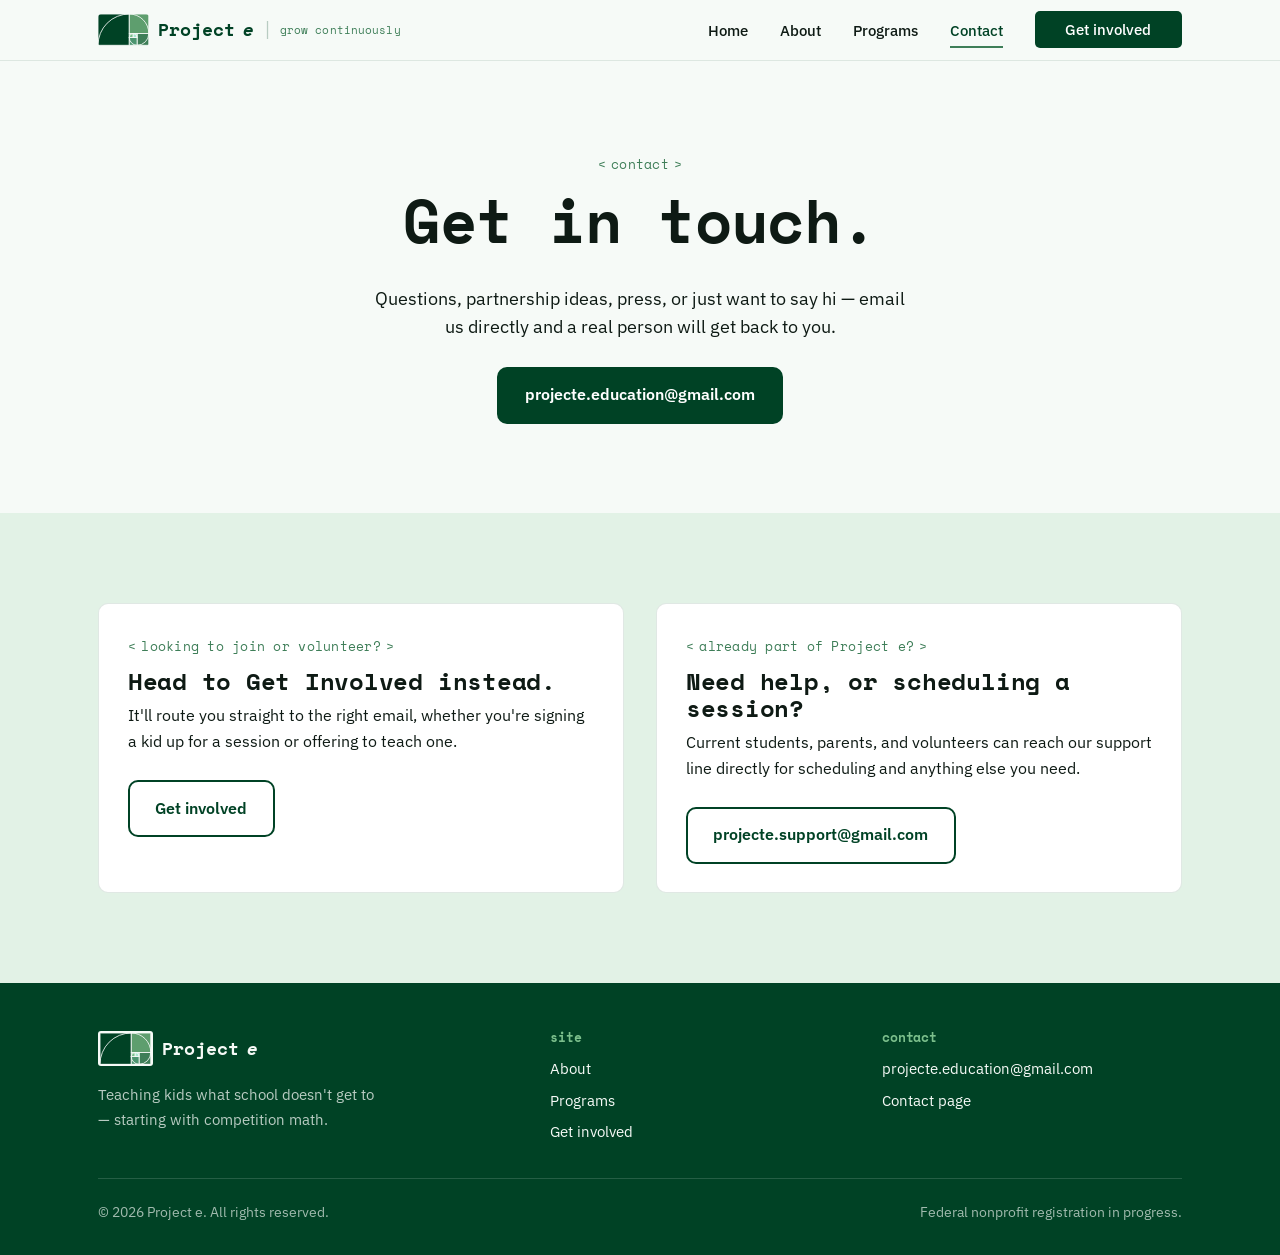
<file: contact.html>
<!DOCTYPE html>
<html lang="en">
<head>
<meta charset="UTF-8">
<meta name="viewport" content="width=device-width, initial-scale=1.0">
<title>Contact — Project e</title>
<meta name="description" content="Get in touch with Project e — questions, partnerships, press, or anything else.">
<link rel="icon" type="image/png" href="images/favicon-32.png">
<link rel="apple-touch-icon" href="images/favicon-192.png">
<style>
/* ==========================================================================
   Project e — Design System
   Built around the golden-ratio spiral in the logo: the squares grow,
   one at a time, the way the program is meant to grow.
   ========================================================================== */

@import url('https://fonts.googleapis.com/css2?family=Space+Mono:wght@400;700&family=IBM+Plex+Sans:wght@400;500;600&display=swap');

:root {
  /* Color — pulled directly from the logo */
  --forest: #004225;
  --sage: #5E9E6E;
  --moss: #3E7E58;
  --mint: #7BBF8C;
  --mint-pale: #E2F2E6;
  --paper: #F6FAF7;
  --ink: #0E1A14;
  --white: #FFFFFF;

  /* Type — Space Mono echoes the logo's <learn continuously> tagline */
  --font-display: 'Space Mono', 'Courier New', monospace;
  --font-body: 'IBM Plex Sans', 'Segoe UI', sans-serif;
  --font-mono: 'Space Mono', 'Courier New', monospace;

  /* Layout */
  --max-width: 1180px;
  --gutter: clamp(1.25rem, 4vw, 3rem);
  --radius: 10px;

  /* Golden-ratio rhythm: used for split layouts (61.8 / 38.2) */
  --phi-major: 61.8%;
  --phi-minor: 38.2%;
}

/* ---------- Reset ---------- */
*, *::before, *::after { box-sizing: border-box; }
html { scroll-behavior: smooth; }
@media (prefers-reduced-motion: reduce) {
  html { scroll-behavior: auto; }
  *, *::before, *::after {
    animation-duration: 0.001ms !important;
    animation-iteration-count: 1 !important;
    transition-duration: 0.001ms !important;
    scroll-behavior: auto !important;
  }
}

body {
  margin: 0;
  font-family: var(--font-body);
  color: var(--ink);
  background: var(--paper);
  line-height: 1.6;
  -webkit-font-smoothing: antialiased;
}

img { max-width: 100%; display: block; }
a { color: inherit; }

h1, h2, h3, h4 {
  font-family: var(--font-display);
  font-weight: 700;
  line-height: 1.12;
  margin: 0 0 0.5em;
  letter-spacing: -0.01em;
}
h1 { font-size: clamp(2.4rem, 5vw, 3.8rem); }
h2 { font-size: clamp(1.8rem, 3.4vw, 2.6rem); }
h3 { font-size: clamp(1.2rem, 2vw, 1.5rem); }
p { margin: 0 0 1em; max-width: 62ch; }

em { font-style: italic; color: var(--moss); }

/* Eyebrow / tag label — echoes the "<learn continuously>" tagline */
.eyebrow {
  display: inline-flex;
  align-items: center;
  gap: 0.4em;
  font-family: var(--font-mono);
  font-size: 0.82rem;
  font-weight: 500;
  letter-spacing: 0.02em;
  color: var(--moss);
  margin-bottom: 0.9em;
}
.eyebrow::before { content: '<'; }
.eyebrow::after { content: '>'; }

/* Visible keyboard focus everywhere */
a:focus-visible, button:focus-visible, input:focus-visible, textarea:focus-visible {
  outline: 3px solid var(--moss);
  outline-offset: 3px;
  border-radius: 4px;
}

/* ---------- Layout helpers ---------- */
.wrap {
  max-width: var(--max-width);
  margin: 0 auto;
  padding: 0 var(--gutter);
}
.section { padding: clamp(3rem, 7vw, 6rem) 0; }
.section--tint { background: var(--mint-pale); }
.section--dark { background: var(--forest); color: var(--paper); }
.section--dark .eyebrow { color: var(--mint); }
.section--dark h2 { color: var(--white); }

.split {
  display: grid;
  grid-template-columns: var(--phi-major) var(--phi-minor);
  gap: clamp(2rem, 5vw, 4rem);
  align-items: center;
}
.split--reverse { grid-template-columns: var(--phi-minor) var(--phi-major); }
.split--reverse > :first-child { order: 2; }
@media (max-width: 800px) {
  .split, .split--reverse { grid-template-columns: 1fr; }
  .split--reverse > :first-child { order: 0; }
}

.grid {
  display: grid;
  gap: clamp(1.25rem, 3vw, 2rem);
}
.grid--3 { grid-template-columns: repeat(3, 1fr); }
.grid--2 { grid-template-columns: repeat(2, 1fr); }
@media (max-width: 800px) {
  .grid--3, .grid--2 { grid-template-columns: 1fr; }
}

/* ---------- Buttons ---------- */
.btn {
  display: inline-flex;
  align-items: center;
  gap: 0.5em;
  font-family: var(--font-body);
  font-weight: 600;
  font-size: 1rem;
  padding: 0.85em 1.6em;
  border-radius: 10px;
  border: 2px solid transparent;
  text-decoration: none;
  cursor: pointer;
  transition: transform 0.15s ease, background 0.15s ease, color 0.15s ease, border-color 0.15s ease;
}
.btn:hover { transform: translateY(-2px); }
.btn-primary { background: var(--forest); color: var(--white); }
.btn-primary:hover { background: var(--moss); }
.btn-ghost { background: transparent; color: var(--forest); border-color: var(--forest); }
.btn-ghost:hover { background: var(--forest); color: var(--white); }
.section--dark .btn-ghost { color: var(--paper); border-color: var(--mint); }
.section--dark .btn-ghost:hover { background: var(--mint); color: var(--forest); }
.section--dark .btn-primary { background: var(--mint); color: var(--forest); }
.section--dark .btn-primary:hover { background: var(--paper); }
.btn-row { display: flex; gap: 1rem; flex-wrap: wrap; margin-top: 1.6rem; }

.center { text-align: center; }
.center p { margin-left: auto; margin-right: auto; }
.center .btn-row { justify-content: center; }
.center .eyebrow { justify-content: center; }

/* ---------- Nav ---------- */
.site-header {
  position: sticky;
  top: 0;
  z-index: 50;
  background: rgba(246, 250, 247, 0.92);
  backdrop-filter: blur(8px);
  border-bottom: 1px solid rgba(0, 66, 37, 0.1);
}
.nav {
  display: flex;
  align-items: center;
  justify-content: space-between;
  padding: 0.9rem var(--gutter);
  max-width: var(--max-width);
  margin: 0 auto;
}
.nav-brand {
  display: flex;
  align-items: center;
  gap: 0.55rem;
  text-decoration: none;
  font-family: var(--font-display);
  font-weight: 700;
  font-size: 1.15rem;
  color: var(--forest);
}
.nav-icon { height: 1.7em; width: auto; flex-shrink: 0; border-radius: 4px; display: block; }
/* the icon's biggest square is the same dark green as the footer —
   give it a light plate so it doesn't disappear into the background */
.site-footer .nav-icon { background: var(--paper); padding: 2px; box-sizing: content-box; border-radius: 3px; }
.nav-brand em { color: inherit; font-style: italic; }
.nav-divider { color: rgba(0,66,37,0.25); font-weight: 400; margin: 0 -0.1rem; }
.site-footer .nav-divider { color: rgba(246,250,247,0.3); }
.nav-tagline {
  font-family: var(--font-mono);
  font-size: 0.7rem;
  font-weight: 400;
  color: var(--moss);
  letter-spacing: 0.01em;
}
@media (max-width: 760px) {
  .nav-divider, .nav-tagline { display: none; }
}

.nav-links {
  display: flex;
  gap: clamp(1rem, 2.5vw, 2.2rem);
  list-style: none;
  margin: 0;
  padding: 0;
  font-weight: 500;
  font-size: 0.96rem;
}
.nav-links a {
  text-decoration: none;
  color: var(--ink);
  padding: 0.4em 0;
  border-bottom: 2px solid transparent;
  transition: border-color 0.15s ease, color 0.15s ease;
}
.nav-links a:hover, .nav-links a[aria-current="page"] {
  color: var(--forest);
  border-color: var(--moss);
}
.nav-cta {
  background: var(--forest) !important;
  color: var(--white) !important;
  padding: 0.55em 2em !important;
  border-radius: 5px !important;
  border-bottom: none !important;
  text-decoration: none !important;
}

.nav-cta:hover {
  background: var(--moss) !important;
}

.nav-toggle {
  display: none;
  background: none;
  border: none;
  cursor: pointer;
  padding: 0.4rem;
}
.nav-toggle svg { width: 26px; height: 26px; }

@media (max-width: 760px) {
  .nav-toggle { display: block; }
  .nav-links {
    position: absolute;
    top: 100%;
    left: 0;
    right: 0;
    background: var(--paper);
    flex-direction: column;
    gap: 0;
    padding: 0.5rem var(--gutter) 1rem;
    border-bottom: 1px solid rgba(0,66,37,0.1);
    display: none;
  }
  .nav-links.is-open { display: flex; }
  .nav-links li { width: 100%; }
  .nav-links a { display: block; padding: 0.7em 0; }
  .nav-cta { display: inline-block; margin-top: 0.4em; }
}

/* ---------- Cards ---------- */
.card {
  background: var(--white);
  border: 1px solid rgba(0,66,37,0.12);
  border-radius: var(--radius);
  padding: 1.8rem;
}
.card h3 { margin-bottom: 0.5rem; }
.card p:last-child { margin-bottom: 0; }

/* ---------- Spiral roadmap squares (programs page) ---------- */
.roadmap-square {
  border-radius: 6px;
  display: flex;
  flex-direction: column;
  justify-content: flex-end;
  padding: 1.1rem;
  min-height: 140px;
}
.roadmap-square.is-active {
  background: var(--forest);
  color: var(--white);
}
.roadmap-square.is-future {
  background: transparent;
  border: 2px dashed rgba(0,66,37,0.35);
  color: var(--moss);
}
.roadmap-square .status {
  font-family: var(--font-mono);
  font-size: 0.75rem;
  letter-spacing: 0.03em;
  opacity: 0.85;
  margin-bottom: 0.3em;
}
.roadmap-square h3 { margin: 0; font-size: 1.05rem; }
.roadmap-square p { font-size: 0.85rem; margin: 0.5em 0 0; opacity: 0.85; max-width: none; }

/* ---------- Footer ---------- */
.site-footer {
  background: var(--forest);
  color: var(--mint-pale);
  padding: 3rem 0 2rem;
  font-size: 0.95rem;
}
.footer-grid {
  display: grid;
  grid-template-columns: 1.4fr 1fr 1fr;
  gap: 2rem;
  margin-bottom: 2rem;
}
@media (max-width: 700px) {
  .footer-grid { grid-template-columns: 1fr; }
}
.site-footer h4 {
  font-family: var(--font-mono);
  font-size: 0.8rem;
  color: var(--mint);
  text-transform: lowercase;
  margin-bottom: 0.8em;
}
.site-footer a { color: var(--paper); text-decoration: none; }
.site-footer a:hover { color: var(--mint); }
.site-footer ul { list-style: none; padding: 0; margin: 0; display: flex; flex-direction: column; gap: 0.5em; }
.footer-bottom {
  border-top: 1px solid rgba(246,250,247,0.15);
  padding-top: 1.4rem;
  display: flex;
  justify-content: space-between;
  flex-wrap: wrap;
  gap: 0.6rem;
  font-size: 0.85rem;
  color: rgba(246,250,247,0.65);
}

/* ---------- Spiral hero graphic + load animation ---------- */
.spiral-wrap { width: 100%; }
.spiral-svg rect, .spiral-svg path { opacity: 0; }
.spiral-svg.is-revealed rect, .spiral-svg.is-revealed path { opacity: 1; }
.spiral-svg rect {
  transform-origin: center;
  animation: spiral-pop 0.55s cubic-bezier(.2,.9,.3,1.3) forwards;
}
.spiral-svg path { animation: spiral-fade 0.6s ease forwards; animation-delay: 1.1s; }
@keyframes spiral-pop {
  from { opacity: 0; transform: scale(0.6); }
  to { opacity: 1; transform: scale(1); }
}
@keyframes spiral-fade {
  from { opacity: 0; }
  to { opacity: 1; }
}
@media (prefers-reduced-motion: reduce) {
  .spiral-svg rect, .spiral-svg path { opacity: 1 !important; animation: none !important; transform: none !important; }
}

/* ---------- Misc ---------- */
.stat {
  font-family: var(--font-mono);
  font-size: 0.95rem;
  color: var(--moss);
  border-left: 3px solid var(--mint);
  padding-left: 1rem;
}
.quote {
  font-family: var(--font-display);
  font-size: 1.3rem;
  font-weight: 500;
  color: var(--forest);
  line-height: 1.4;
}
.skip-link {
  position: absolute;
  left: -999px;
  top: 0;
  background: var(--forest);
  color: var(--white);
  padding: 0.8em 1.2em;
  z-index: 100;
}
.skip-link:focus { left: 1rem; top: 1rem; }

</style>
</head>
<body>
<a href="#main" class="skip-link">Skip to content</a>

<header class="site-header">
  <nav class="nav">
    <a href="index.html" class="nav-brand">
      <svg class="nav-icon" viewBox="0 0 780 480" xmlns="http://www.w3.org/2000/svg" role="img" aria-label="Project e mark">
        <rect x="0.0" y="0.0" width="480.0" height="480.0" fill="#004225" stroke="#F6FAF7" stroke-width="13"/>
        <rect x="480.0" y="0.0" width="300.0" height="300.0" fill="#5E9E6E" stroke="#F6FAF7" stroke-width="13"/>
        <rect x="600.0" y="300.0" width="180.0" height="180.0" fill="#3E7E58" stroke="#F6FAF7" stroke-width="13"/>
        <rect x="480.0" y="360.0" width="120.0" height="120.0" fill="#4C9570" stroke="#F6FAF7" stroke-width="13"/>
        <rect x="480.0" y="300.0" width="60.0" height="60.0" fill="#7BBF8C" stroke="#F6FAF7" stroke-width="13"/>
        <rect x="540.0" y="300.0" width="60.0" height="60.0" fill="#A8E6CF" stroke="#F6FAF7" stroke-width="13"/>
        <path d="M 0.0 480.0 A 480.0 480.0 0 0 1 480.0 0.0 A 300.0 300.0 0 0 1 780.0 300.0 A 180.0 180.0 0 0 1 600.0 480.0 A 120.0 120.0 0 0 1 480.0 360.0 A 60.0 60.0 0 0 1 540.0 300.0 A 60.0 60.0 0 0 1 600.0 360.0" fill="none" stroke="#F6FAF7" stroke-width="13"/>
      </svg>
      Project <em>e</em>
      <span class="nav-divider" aria-hidden="true">|</span>
      <span class="nav-tagline">grow continuously</span>
    </a>
    <button class="nav-toggle" aria-label="Toggle menu" aria-expanded="false">
      <svg viewBox="0 0 24 24" fill="none" stroke="currentColor" stroke-width="2" stroke-linecap="round"><line x1="3" y1="6" x2="21" y2="6"/><line x1="3" y1="12" x2="21" y2="12"/><line x1="3" y1="18" x2="21" y2="18"/></svg>
    </button>
    <ul class="nav-links">
      <li><a href="index.html">Home</a></li>
      <li><a href="about.html">About</a></li>
      <li><a href="programs.html">Programs</a></li>
      <li><a href="contact.html" aria-current="page">Contact</a></li>
      <li><a href="get-involved.html" class="nav-cta">Get involved</a></li>
    </ul>
  </nav>
</header>

<main id="main">

  <section class="section">
    <div class="wrap center" style="max-width:640px;">
      <p class="eyebrow">contact</p>
      <h1>Get in touch.</h1>
      <p style="font-size:1.1rem;">Questions, partnership ideas, press, or just want to say hi &mdash; email us directly and a real person will get back to you.</p>
      <div class="btn-row">
        <a href="mailto:projecte.education@gmail.com" class="btn btn-primary">projecte.education@gmail.com</a>
      </div>
    </div>
  </section>

  <section class="section section--tint">
    <div class="wrap grid grid--2">
      <div class="card">
        <p class="eyebrow">looking to join or volunteer?</p>
        <h3>Head to Get Involved instead.</h3>
        <p>It'll route you straight to the right email, whether you're signing a kid up for a session or offering to teach one.</p>
        <div class="btn-row">
          <a href="get-involved.html" class="btn btn-ghost">Get involved</a>
        </div>
      </div>
      <div class="card">
        <p class="eyebrow">already part of Project e?</p>
        <h3>Need help, or scheduling a session?</h3>
        <p>Current students, parents, and volunteers can reach our support line directly for scheduling and anything else you need.</p>
        <div class="btn-row">
          <a href="mailto:projecte.support@gmail.com" class="btn btn-ghost">projecte.support@gmail.com</a>
        </div>
      </div>
    </div>
  </section>

</main>

<footer class="site-footer">
  <div class="wrap">
    <div class="footer-grid">
      <div>
        <a href="index.html" class="nav-brand" style="color:var(--paper)">
          <svg class="nav-icon" viewBox="0 0 780 480" xmlns="http://www.w3.org/2000/svg" role="img" aria-label="Project e mark">
        <rect x="0.0" y="0.0" width="480.0" height="480.0" fill="#004225" stroke="#F6FAF7" stroke-width="13"/>
        <rect x="480.0" y="0.0" width="300.0" height="300.0" fill="#5E9E6E" stroke="#F6FAF7" stroke-width="13"/>
        <rect x="600.0" y="300.0" width="180.0" height="180.0" fill="#3E7E58" stroke="#F6FAF7" stroke-width="13"/>
        <rect x="480.0" y="360.0" width="120.0" height="120.0" fill="#4C9570" stroke="#F6FAF7" stroke-width="13"/>
        <rect x="480.0" y="300.0" width="60.0" height="60.0" fill="#7BBF8C" stroke="#F6FAF7" stroke-width="13"/>
        <rect x="540.0" y="300.0" width="60.0" height="60.0" fill="#A8E6CF" stroke="#F6FAF7" stroke-width="13"/>
        <path d="M 0.0 480.0 A 480.0 480.0 0 0 1 480.0 0.0 A 300.0 300.0 0 0 1 780.0 300.0 A 180.0 180.0 0 0 1 600.0 480.0 A 120.0 120.0 0 0 1 480.0 360.0 A 60.0 60.0 0 0 1 540.0 300.0 A 60.0 60.0 0 0 1 600.0 360.0" fill="none" stroke="#F6FAF7" stroke-width="13"/>
      </svg>
          Project <em>e</em>
        </a>
        <p style="margin-top:1rem; max-width:32ch; color:rgba(246,250,247,0.75);">Teaching kids what school doesn't get to &mdash; starting with competition math.</p>
      </div>
      <div>
        <h4>site</h4>
        <ul>
          <li><a href="about.html">About</a></li>
          <li><a href="programs.html">Programs</a></li>
          <li><a href="get-involved.html">Get involved</a></li>
        </ul>
      </div>
      <div>
        <h4>contact</h4>
        <ul>
          <li><a href="mailto:projecte.education@gmail.com">projecte.education@gmail.com</a></li>
          <li><a href="contact.html">Contact page</a></li>
        </ul>
      </div>
    </div>
    <div class="footer-bottom">
      <span>&copy; <span data-year></span> Project e. All rights reserved.</span>
      <span>Federal nonprofit registration in progress.</span>
    </div>
  </div>
</footer>

<script>
// Project e — shared site behavior

document.addEventListener('DOMContentLoaded', () => {
  // Mobile nav toggle
  const toggle = document.querySelector('.nav-toggle');
  const links = document.querySelector('.nav-links');
  if (toggle && links) {
    toggle.addEventListener('click', () => {
      const isOpen = links.classList.toggle('is-open');
      toggle.setAttribute('aria-expanded', isOpen ? 'true' : 'false');
    });
    links.querySelectorAll('a').forEach((a) => {
      a.addEventListener('click', () => {
        links.classList.remove('is-open');
        toggle.setAttribute('aria-expanded', 'false');
      });
    });
  }

  // Reveal the hero spiral once, on load (squares "grow in")
  const spiral = document.querySelector('.spiral-svg');
  if (spiral) {
    requestAnimationFrame(() => spiral.classList.add('is-revealed'));
  }

  // Stagger the rect animation delays so squares pop in one-by-one,
  // largest (founding program) to smallest (future subjects) —
  // mirrors how Project e itself grows.
  const rects = document.querySelectorAll('.spiral-svg rect');
  rects.forEach((r, i) => {
    r.style.animationDelay = `${i * 0.12}s`;
  });

  // Set current year in footer
  document.querySelectorAll('[data-year]').forEach((el) => {
    el.textContent = new Date().getFullYear();
  });
});

</script>
</body>
</html>
</file>
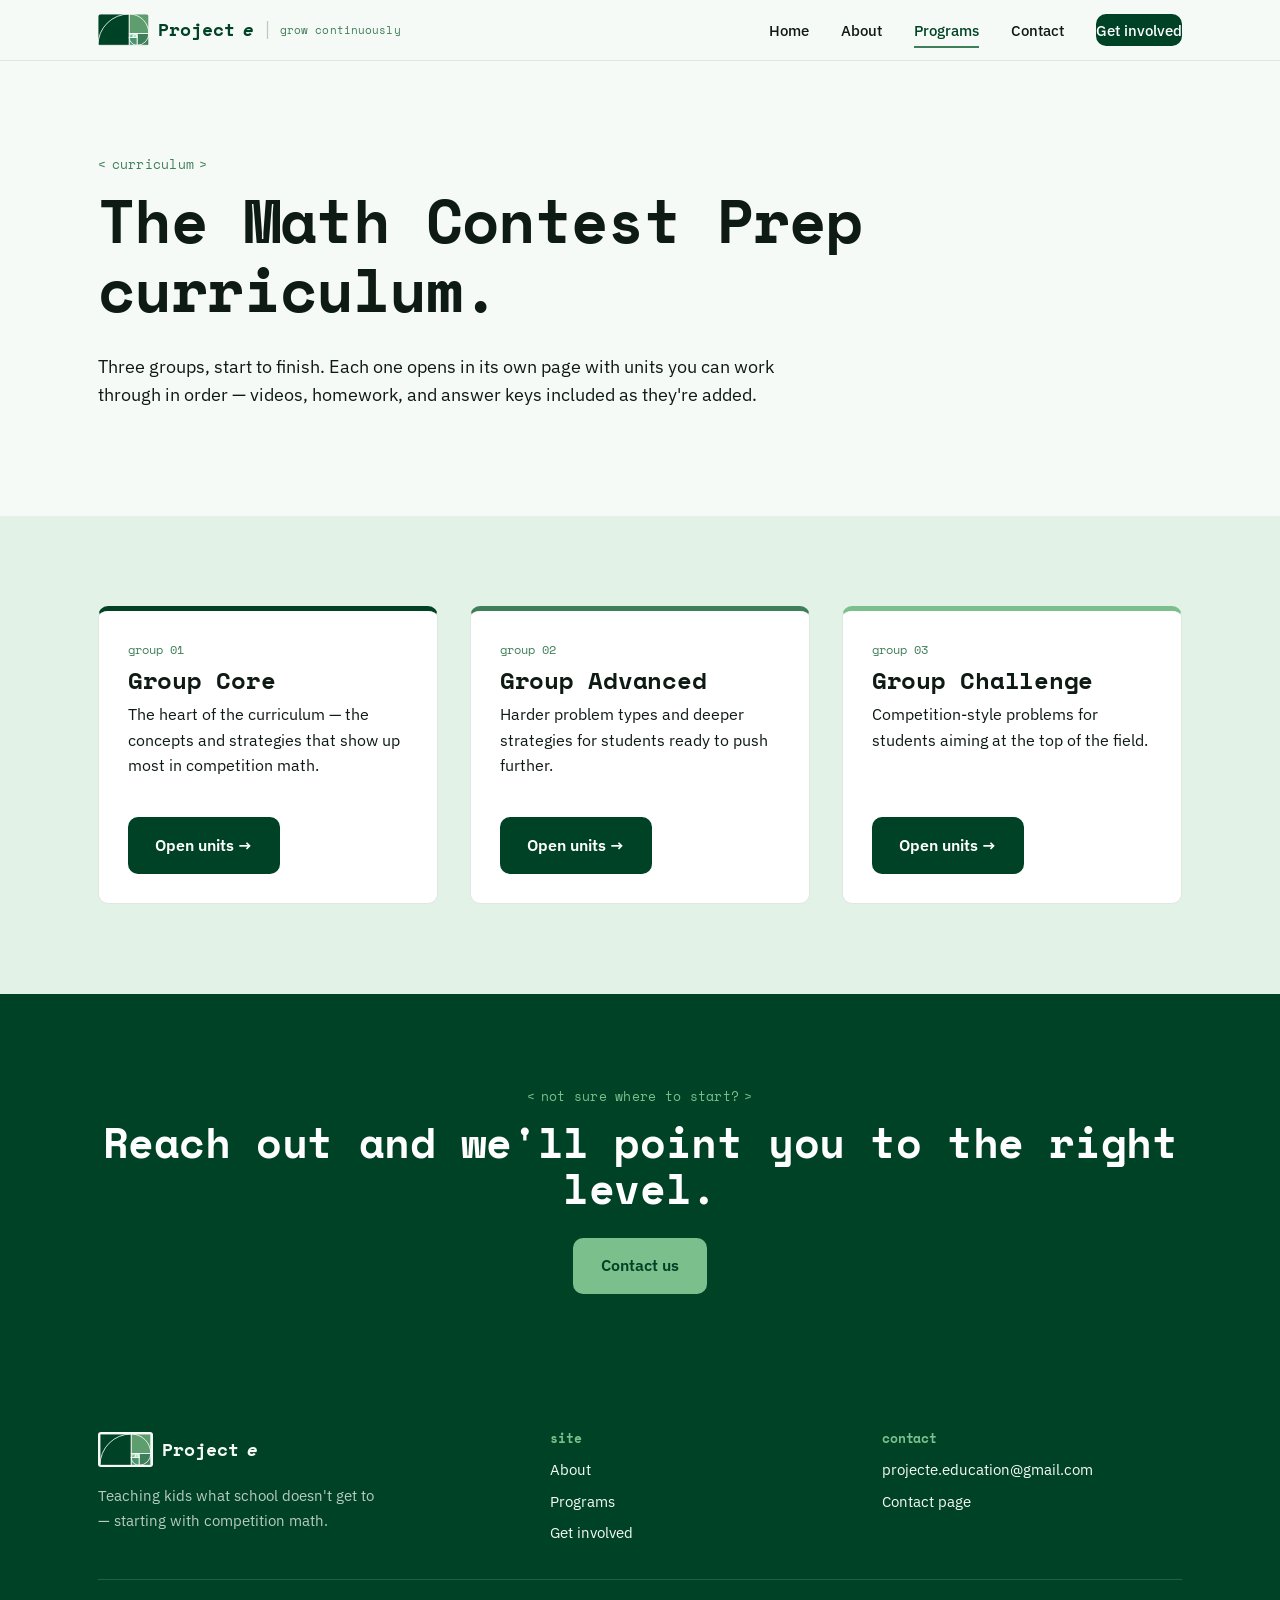
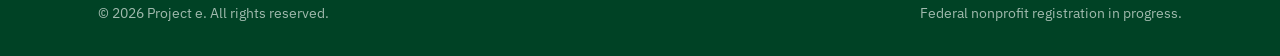
<file: curriculum.html>
<!DOCTYPE html>
<html lang="en">
<head>
<meta charset="UTF-8">
<meta name="viewport" content="width=device-width, initial-scale=1.0">
<title>Curriculum — Project e</title>
<meta name="description" content="The Math Contest Prep curriculum: three groups — Core, Advanced, and Challenge.">
<link rel="icon" type="image/png" href="images/favicon-32.png">
<link rel="apple-touch-icon" href="images/favicon-192.png">
<style>
/* ==========================================================================
   Project e — Design System
   Built around the golden-ratio spiral in the logo: the squares grow,
   one at a time, the way the program is meant to grow.
   ========================================================================== */

@import url('https://fonts.googleapis.com/css2?family=Space+Mono:wght@400;700&family=IBM+Plex+Sans:wght@400;500;600&display=swap');

:root {
  /* Color — pulled directly from the logo */
  --forest: #004225;
  --sage: #5E9E6E;
  --moss: #3E7E58;
  --mint: #7BBF8C;
  --mint-pale: #E2F2E6;
  --paper: #F6FAF7;
  --ink: #0E1A14;
  --white: #FFFFFF;

  /* Type — Space Mono echoes the logo's <learn continuously> tagline */
  --font-display: 'Space Mono', 'Courier New', monospace;
  --font-body: 'IBM Plex Sans', 'Segoe UI', sans-serif;
  --font-mono: 'Space Mono', 'Courier New', monospace;

  /* Layout */
  --max-width: 1180px;
  --gutter: clamp(1.25rem, 4vw, 3rem);
  --radius: 10px;

  /* Golden-ratio rhythm: used for split layouts (61.8 / 38.2) */
  --phi-major: 61.8%;
  --phi-minor: 38.2%;
}

/* ---------- Reset ---------- */
*, *::before, *::after { box-sizing: border-box; }
html { scroll-behavior: smooth; }
@media (prefers-reduced-motion: reduce) {
  html { scroll-behavior: auto; }
  *, *::before, *::after {
    animation-duration: 0.001ms !important;
    animation-iteration-count: 1 !important;
    transition-duration: 0.001ms !important;
    scroll-behavior: auto !important;
  }
}

body {
  margin: 0;
  font-family: var(--font-body);
  color: var(--ink);
  background: var(--paper);
  line-height: 1.6;
  -webkit-font-smoothing: antialiased;
}

img { max-width: 100%; display: block; }
a { color: inherit; }

h1, h2, h3, h4 {
  font-family: var(--font-display);
  font-weight: 700;
  line-height: 1.12;
  margin: 0 0 0.5em;
  letter-spacing: -0.01em;
}
h1 { font-size: clamp(2.4rem, 5vw, 3.8rem); }
h2 { font-size: clamp(1.8rem, 3.4vw, 2.6rem); }
h3 { font-size: clamp(1.2rem, 2vw, 1.5rem); }
p { margin: 0 0 1em; max-width: 62ch; }

em { font-style: italic; color: var(--moss); }

/* Eyebrow / tag label — echoes the "<learn continuously>" tagline */
.eyebrow {
  display: inline-flex;
  align-items: center;
  gap: 0.4em;
  font-family: var(--font-mono);
  font-size: 0.82rem;
  font-weight: 500;
  letter-spacing: 0.02em;
  color: var(--moss);
  margin-bottom: 0.9em;
}
.eyebrow::before { content: '<'; }
.eyebrow::after { content: '>'; }

/* Visible keyboard focus everywhere */
a:focus-visible, button:focus-visible, input:focus-visible, textarea:focus-visible {
  outline: 3px solid var(--moss);
  outline-offset: 3px;
  border-radius: 4px;
}

/* ---------- Layout helpers ---------- */
.wrap {
  max-width: var(--max-width);
  margin: 0 auto;
  padding: 0 var(--gutter);
}
.section { padding: clamp(3rem, 7vw, 6rem) 0; }
.section--tint { background: var(--mint-pale); }
.section--dark { background: var(--forest); color: var(--paper); }
.section--dark .eyebrow { color: var(--mint); }
.section--dark h2 { color: var(--white); }

.split {
  display: grid;
  grid-template-columns: var(--phi-major) var(--phi-minor);
  gap: clamp(2rem, 5vw, 4rem);
  align-items: center;
}
.split--reverse { grid-template-columns: var(--phi-minor) var(--phi-major); }
.split--reverse > :first-child { order: 2; }
@media (max-width: 800px) {
  .split, .split--reverse { grid-template-columns: 1fr; }
  .split--reverse > :first-child { order: 0; }
}

.grid {
  display: grid;
  gap: clamp(1.25rem, 3vw, 2rem);
}
.grid--3 { grid-template-columns: repeat(3, 1fr); }
.grid--2 { grid-template-columns: repeat(2, 1fr); }
@media (max-width: 800px) {
  .grid--3, .grid--2 { grid-template-columns: 1fr; }
}

/* ---------- Buttons ---------- */
.btn {
  display: inline-flex;
  align-items: center;
  gap: 0.5em;
  font-family: var(--font-body);
  font-weight: 600;
  font-size: 1rem;
  padding: 0.85em 1.6em;
  border-radius: 10px;
  border: 2px solid transparent;
  text-decoration: none;
  cursor: pointer;
  transition: transform 0.15s ease, background 0.15s ease, color 0.15s ease, border-color 0.15s ease;
}
.btn:hover { transform: translateY(-2px); }
.btn-primary { background: var(--forest); color: var(--white); }
.btn-primary:hover { background: var(--moss); }
.btn-ghost { background: transparent; color: var(--forest); border-color: var(--forest); }
.btn-ghost:hover { background: var(--forest); color: var(--white); }
.section--dark .btn-ghost { color: var(--paper); border-color: var(--mint); }
.section--dark .btn-ghost:hover { background: var(--mint); color: var(--forest); }
.section--dark .btn-primary { background: var(--mint); color: var(--forest); }
.section--dark .btn-primary:hover { background: var(--paper); }
.btn-row { display: flex; gap: 1rem; flex-wrap: wrap; margin-top: 1.6rem; }

.center { text-align: center; }
.center p { margin-left: auto; margin-right: auto; }
.center .btn-row { justify-content: center; }
.center .eyebrow { justify-content: center; }

/* ---------- Nav ---------- */
.site-header {
  position: sticky;
  top: 0;
  z-index: 50;
  background: rgba(246, 250, 247, 0.92);
  backdrop-filter: blur(8px);
  border-bottom: 1px solid rgba(0, 66, 37, 0.1);
}
.nav {
  display: flex;
  align-items: center;
  justify-content: space-between;
  padding: 0.9rem var(--gutter);
  max-width: var(--max-width);
  margin: 0 auto;
}
.nav-brand {
  display: flex;
  align-items: center;
  gap: 0.55rem;
  text-decoration: none;
  font-family: var(--font-display);
  font-weight: 700;
  font-size: 1.15rem;
  color: var(--forest);
}
.nav-icon { height: 1.7em; width: auto; flex-shrink: 0; border-radius: 4px; display: block; }
/* the icon's biggest square is the same dark green as the footer —
   give it a light plate so it doesn't disappear into the background */
.site-footer .nav-icon { background: var(--paper); padding: 2px; box-sizing: content-box; border-radius: 3px; }
.nav-brand em { color: inherit; font-style: italic; }
.nav-divider { color: rgba(0,66,37,0.25); font-weight: 400; margin: 0 -0.1rem; }
.site-footer .nav-divider { color: rgba(246,250,247,0.3); }
.nav-tagline {
  font-family: var(--font-mono);
  font-size: 0.7rem;
  font-weight: 400;
  color: var(--moss);
  letter-spacing: 0.01em;
}
@media (max-width: 760px) {
  .nav-divider, .nav-tagline { display: none; }
}

.nav-links {
  display: flex;
  gap: clamp(1rem, 2.5vw, 2.2rem);
  list-style: none;
  margin: 0;
  padding: 0;
  font-weight: 500;
  font-size: 0.96rem;
}
.nav-links a {
  text-decoration: none;
  color: var(--ink);
  padding: 0.4em 0;
  border-bottom: 2px solid transparent;
  transition: border-color 0.15s ease, color 0.15s ease;
}
.nav-links a:hover, .nav-links a[aria-current="page"] {
  color: var(--forest);
  border-color: var(--moss);
}
.nav-cta {
  background: var(--forest);
  color: var(--white) !important;
  padding: 0.55em 1.2em;
  border-radius: 10px;
  border-bottom: none !important;
}
.nav-cta:hover { background: var(--moss); }

.nav-toggle {
  display: none;
  background: none;
  border: none;
  cursor: pointer;
  padding: 0.4rem;
}
.nav-toggle svg { width: 26px; height: 26px; }

@media (max-width: 760px) {
  .nav-toggle { display: block; }
  .nav-links {
    position: absolute;
    top: 100%;
    left: 0;
    right: 0;
    background: var(--paper);
    flex-direction: column;
    gap: 0;
    padding: 0.5rem var(--gutter) 1rem;
    border-bottom: 1px solid rgba(0,66,37,0.1);
    display: none;
  }
  .nav-links.is-open { display: flex; }
  .nav-links li { width: 100%; }
  .nav-links a { display: block; padding: 0.7em 0; }
  .nav-cta { display: inline-block; margin-top: 0.4em; }
}

/* ---------- Cards ---------- */
.card {
  background: var(--white);
  border: 1px solid rgba(0,66,37,0.12);
  border-radius: var(--radius);
  padding: 1.8rem;
}
.card h3 { margin-bottom: 0.5rem; }
.card p:last-child { margin-bottom: 0; }

/* ---------- Spiral roadmap squares (programs page) ---------- */
.roadmap-square {
  border-radius: 6px;
  display: flex;
  flex-direction: column;
  justify-content: flex-end;
  padding: 1.1rem;
  min-height: 140px;
}
a.roadmap-square {
  text-decoration: none;
  cursor: pointer;
  transition: transform 0.15s ease;
}
a.roadmap-square:hover { transform: translateY(-2px); }
.roadmap-square.is-active {
  background: var(--forest);
  color: var(--white);
}
.roadmap-square.is-future {
  background: transparent;
  border: 2px dashed rgba(0,66,37,0.35);
  color: var(--moss);
}
.roadmap-square .status {
  font-family: var(--font-mono);
  font-size: 0.75rem;
  letter-spacing: 0.03em;
  opacity: 0.85;
  margin-bottom: 0.3em;
}
.roadmap-square h3 { margin: 0; font-size: 1.05rem; }
.roadmap-square p { font-size: 0.85rem; margin: 0.5em 0 0; opacity: 0.85; max-width: none; }

/* ---------- Footer ---------- */
.site-footer {
  background: var(--forest);
  color: var(--mint-pale);
  padding: 3rem 0 2rem;
  font-size: 0.95rem;
}
.footer-grid {
  display: grid;
  grid-template-columns: 1.4fr 1fr 1fr;
  gap: 2rem;
  margin-bottom: 2rem;
}
@media (max-width: 700px) {
  .footer-grid { grid-template-columns: 1fr; }
}
.site-footer h4 {
  font-family: var(--font-mono);
  font-size: 0.8rem;
  color: var(--mint);
  text-transform: lowercase;
  margin-bottom: 0.8em;
}
.site-footer a { color: var(--paper); text-decoration: none; }
.site-footer a:hover { color: var(--mint); }
.site-footer ul { list-style: none; padding: 0; margin: 0; display: flex; flex-direction: column; gap: 0.5em; }
.footer-bottom {
  border-top: 1px solid rgba(246,250,247,0.15);
  padding-top: 1.4rem;
  display: flex;
  justify-content: space-between;
  flex-wrap: wrap;
  gap: 0.6rem;
  font-size: 0.85rem;
  color: rgba(246,250,247,0.65);
}

/* ---------- Spiral hero graphic + load animation ---------- */
.spiral-wrap { width: 100%; }
.spiral-svg rect, .spiral-svg path { opacity: 0; }
.spiral-svg.is-revealed rect, .spiral-svg.is-revealed path { opacity: 1; }
.spiral-svg rect {
  transform-origin: center;
  animation: spiral-pop 0.55s cubic-bezier(.2,.9,.3,1.3) forwards;
}
.spiral-svg path { animation: spiral-fade 0.6s ease forwards; animation-delay: 1.1s; }
@keyframes spiral-pop {
  from { opacity: 0; transform: scale(0.6); }
  to { opacity: 1; transform: scale(1); }
}
@keyframes spiral-fade {
  from { opacity: 0; }
  to { opacity: 1; }
}
@media (prefers-reduced-motion: reduce) {
  .spiral-svg rect, .spiral-svg path { opacity: 1 !important; animation: none !important; transform: none !important; }
}

/* ---------- Misc ---------- */
.stat {
  font-family: var(--font-mono);
  font-size: 0.95rem;
  color: var(--moss);
  border-left: 3px solid var(--mint);
  padding-left: 1rem;
}
.quote {
  font-family: var(--font-display);
  font-size: 1.3rem;
  font-weight: 500;
  color: var(--forest);
  line-height: 1.4;
}
.skip-link {
  position: absolute;
  left: -999px;
  top: 0;
  background: var(--forest);
  color: var(--white);
  padding: 0.8em 1.2em;
  z-index: 100;
}
.skip-link:focus { left: 1rem; top: 1rem; }

/* ---------- Curriculum: level cards (curriculum.html) ---------- */
.grid--auto { grid-template-columns: repeat(auto-fit, minmax(230px, 1fr)); }
.level-card { border-top: 5px solid var(--forest); display: flex; flex-direction: column; }
.level-card.level-2 { border-top-color: var(--moss); }
.level-card.level-3 { border-top-color: var(--mint); }
.level-card .level-num {
  font-family: var(--font-mono);
  font-size: 0.78rem;
  color: var(--moss);
  margin-bottom: 0.6em;
}
.level-card .btn-row { margin-top: auto; padding-top: 1.4rem; }

/* ---------- Simple header/footer for level/unit pages ---------- */
.simple-header {
  display: flex;
  align-items: center;
  justify-content: space-between;
  flex-wrap: wrap;
  gap: 1rem;
  padding: 1.1rem var(--gutter);
  max-width: var(--max-width);
  margin: 0 auto;
  border-bottom: 1px solid rgba(0,66,37,0.1);
}
.back-link {
  font-family: var(--font-mono);
  font-size: 0.85rem;
  color: var(--moss);
  text-decoration: none;
}
.back-link:hover { text-decoration: underline; }
.simple-footer {
  padding: 2rem var(--gutter);
  max-width: var(--max-width);
  margin: 0 auto;
  font-size: 0.85rem;
  color: rgba(14,26,20,0.55);
  border-top: 1px solid rgba(0,66,37,0.1);
}

/* ---------- Unit accordion (level-*.html) ---------- */
.unit {
  border: 1px solid rgba(0,66,37,0.15);
  border-radius: 10px;
  margin-bottom: 0.75rem;
  background: var(--white);
  overflow: hidden;
}
.unit-header {
  width: 100%;
  display: flex;
  align-items: center;
  gap: 1rem;
  padding: 1rem 1.25rem;
  background: none;
  border: none;
  text-align: left;
  cursor: pointer;
  font-family: var(--font-body);
  font-size: 1rem;
  font-weight: 600;
  color: var(--ink);
}
.unit-header:hover { background: var(--mint-pale); }
.unit-number {
  font-family: var(--font-mono);
  font-size: 0.82rem;
  color: var(--moss);
  flex-shrink: 0;
  width: 1.8em;
}
.unit-title { flex: 1; }
.unit-chevron {
  width: 9px; height: 9px;
  border-right: 2px solid var(--moss);
  border-bottom: 2px solid var(--moss);
  transform: rotate(45deg);
  transition: transform 0.2s ease;
  flex-shrink: 0;
  margin-right: 0.2rem;
}
.unit.is-open .unit-chevron { transform: rotate(-135deg); }
.unit-body {
  padding: 0 1.25rem 1.25rem;
  border-top: 1px solid rgba(0,66,37,0.1);
}
.unit-notes { margin-top: 1rem; }
.unit-empty { color: rgba(14,26,20,0.5); font-style: italic; margin-top: 1rem; font-size: 0.92rem; }
.unit-video {
  position: relative;
  width: 100%;
  aspect-ratio: 16 / 9;
  margin-top: 1rem;
  border-radius: 6px;
  overflow: hidden;
  background: #04150c;
}
.unit-video iframe { width: 100%; height: 100%; border: 0; display: block; }
.unit-links { display: flex; gap: 0.75rem; margin-top: 1rem; flex-wrap: wrap; }
.unit-links .btn { padding: 0.6em 1.2em; font-size: 0.92rem; }

</style>
</head>
<body>
<a href="#main" class="skip-link">Skip to content</a>

<header class="site-header">
  <nav class="nav">
    <a href="index.html" class="nav-brand">
      <svg class="nav-icon" viewBox="0 0 780 480" xmlns="http://www.w3.org/2000/svg" role="img" aria-label="Project e mark">
        <rect x="0.0" y="0.0" width="480.0" height="480.0" fill="#004225" stroke="#F6FAF7" stroke-width="13"/>
        <rect x="480.0" y="0.0" width="300.0" height="300.0" fill="#5E9E6E" stroke="#F6FAF7" stroke-width="13"/>
        <rect x="600.0" y="300.0" width="180.0" height="180.0" fill="#3E7E58" stroke="#F6FAF7" stroke-width="13"/>
        <rect x="480.0" y="360.0" width="120.0" height="120.0" fill="#4C9570" stroke="#F6FAF7" stroke-width="13"/>
        <rect x="480.0" y="300.0" width="60.0" height="60.0" fill="#7BBF8C" stroke="#F6FAF7" stroke-width="13"/>
        <rect x="540.0" y="300.0" width="60.0" height="60.0" fill="#A8E6CF" stroke="#F6FAF7" stroke-width="13"/>
        <path d="M 0.0 480.0 A 480.0 480.0 0 0 1 480.0 0.0 A 300.0 300.0 0 0 1 780.0 300.0 A 180.0 180.0 0 0 1 600.0 480.0 A 120.0 120.0 0 0 1 480.0 360.0 A 60.0 60.0 0 0 1 540.0 300.0 A 60.0 60.0 0 0 1 600.0 360.0" fill="none" stroke="#F6FAF7" stroke-width="13"/>
      </svg>
      Project <em>e</em>
      <span class="nav-divider" aria-hidden="true">|</span>
      <span class="nav-tagline">grow continuously</span>
    </a>
    <button class="nav-toggle" aria-label="Toggle menu" aria-expanded="false">
      <svg viewBox="0 0 24 24" fill="none" stroke="currentColor" stroke-width="2" stroke-linecap="round"><line x1="3" y1="6" x2="21" y2="6"/><line x1="3" y1="12" x2="21" y2="12"/><line x1="3" y1="18" x2="21" y2="18"/></svg>
    </button>
    <ul class="nav-links">
      <li><a href="index.html">Home</a></li>
      <li><a href="about.html">About</a></li>
      <li><a href="programs.html" aria-current="page">Programs</a></li>
      <li><a href="contact.html">Contact</a></li>
      <li><a href="get-involved.html" class="nav-cta">Get involved</a></li>
    </ul>
  </nav>
</header>

<main id="main">

  <section class="section">
    <div class="wrap">
      <p class="eyebrow">curriculum</p>
      <h1>The Math Contest Prep curriculum.</h1>
      <p style="font-size:1.1rem;">Three groups, start to finish. Each one opens in its own page with units you can work through in order &mdash; videos, homework, and answer keys included as they're added.</p>
    </div>
  </section>

  <section class="section section--tint">
    <div class="wrap grid grid--auto">

      <div class="card level-card level-1">
        <p class="level-num">group 01</p>
        <h3>Group Core</h3>
        <p>The heart of the curriculum &mdash; the concepts and strategies that show up most in competition math.</p>
        <div class="btn-row">
          <a href="level-core.html" class="btn btn-primary">Open units &rarr;</a>
        </div>
      </div>

      <div class="card level-card level-2">
        <p class="level-num">group 02</p>
        <h3>Group Advanced</h3>
        <p>Harder problem types and deeper strategies for students ready to push further.</p>
        <div class="btn-row">
          <a href="level-advanced.html" class="btn btn-primary">Open units &rarr;</a>
        </div>
      </div>

      <div class="card level-card level-3">
        <p class="level-num">group 03</p>
        <h3>Group Challenge</h3>
        <p>Competition-style problems for students aiming at the top of the field.</p>
        <div class="btn-row">
          <a href="level-challenge.html" class="btn btn-primary">Open units &rarr;</a>
        </div>
      </div>

    </div>
  </section>

  <section class="section section--dark center">
    <div class="wrap">
      <p class="eyebrow">not sure where to start?</p>
      <h2>Reach out and we'll point you to the right level.</h2>
      <div class="btn-row">
        <a href="contact.html" class="btn btn-primary">Contact us</a>
      </div>
    </div>
  </section>

</main>

<footer class="site-footer">
  <div class="wrap">
    <div class="footer-grid">
      <div>
        <a href="index.html" class="nav-brand" style="color:var(--paper)">
          <svg class="nav-icon" viewBox="0 0 780 480" xmlns="http://www.w3.org/2000/svg" role="img" aria-label="Project e mark">
            <rect x="0.0" y="0.0" width="480.0" height="480.0" fill="#004225" stroke="#F6FAF7" stroke-width="13"/>
            <rect x="480.0" y="0.0" width="300.0" height="300.0" fill="#5E9E6E" stroke="#F6FAF7" stroke-width="13"/>
            <rect x="600.0" y="300.0" width="180.0" height="180.0" fill="#3E7E58" stroke="#F6FAF7" stroke-width="13"/>
            <rect x="480.0" y="360.0" width="120.0" height="120.0" fill="#4C9570" stroke="#F6FAF7" stroke-width="13"/>
            <rect x="480.0" y="300.0" width="60.0" height="60.0" fill="#7BBF8C" stroke="#F6FAF7" stroke-width="13"/>
            <rect x="540.0" y="300.0" width="60.0" height="60.0" fill="#A8E6CF" stroke="#F6FAF7" stroke-width="13"/>
            <path d="M 0.0 480.0 A 480.0 480.0 0 0 1 480.0 0.0 A 300.0 300.0 0 0 1 780.0 300.0 A 180.0 180.0 0 0 1 600.0 480.0 A 120.0 120.0 0 0 1 480.0 360.0 A 60.0 60.0 0 0 1 540.0 300.0 A 60.0 60.0 0 0 1 600.0 360.0" fill="none" stroke="#F6FAF7" stroke-width="13"/>
          </svg>
          Project <em>e</em>
        </a>
        <p style="margin-top:1rem; max-width:32ch; color:rgba(246,250,247,0.75);">Teaching kids what school doesn't get to &mdash; starting with competition math.</p>
      </div>
      <div>
        <h4>site</h4>
        <ul>
          <li><a href="about.html">About</a></li>
          <li><a href="programs.html">Programs</a></li>
          <li><a href="get-involved.html">Get involved</a></li>
        </ul>
      </div>
      <div>
        <h4>contact</h4>
        <ul>
          <li><a href="mailto:projecte.education@gmail.com">projecte.education@gmail.com</a></li>
          <li><a href="contact.html">Contact page</a></li>
        </ul>
      </div>
    </div>
    <div class="footer-bottom">
      <span>&copy; <span data-year></span> Project e. All rights reserved.</span>
      <span>Federal nonprofit registration in progress.</span>
    </div>
  </div>
</footer>

<script>
// Project e — shared site behavior

document.addEventListener('DOMContentLoaded', () => {
  // Mobile nav toggle
  const toggle = document.querySelector('.nav-toggle');
  const links = document.querySelector('.nav-links');
  if (toggle && links) {
    toggle.addEventListener('click', () => {
      const isOpen = links.classList.toggle('is-open');
      toggle.setAttribute('aria-expanded', isOpen ? 'true' : 'false');
    });
    links.querySelectorAll('a').forEach((a) => {
      a.addEventListener('click', () => {
        links.classList.remove('is-open');
        toggle.setAttribute('aria-expanded', 'false');
      });
    });
  }

  // Reveal the hero spiral once, on load (squares "grow in")
  const spiral = document.querySelector('.spiral-svg');
  if (spiral) {
    requestAnimationFrame(() => spiral.classList.add('is-revealed'));
  }

  // Stagger the rect animation delays so squares pop in one-by-one,
  // largest (founding program) to smallest (future subjects) —
  // mirrors how Project e itself grows.
  const rects = document.querySelectorAll('.spiral-svg rect');
  rects.forEach((r, i) => {
    r.style.animationDelay = `${i * 0.12}s`;
  });

  // Set current year in footer
  document.querySelectorAll('[data-year]').forEach((el) => {
    el.textContent = new Date().getFullYear();
  });
});

</script>
</body>
</html>
</file>
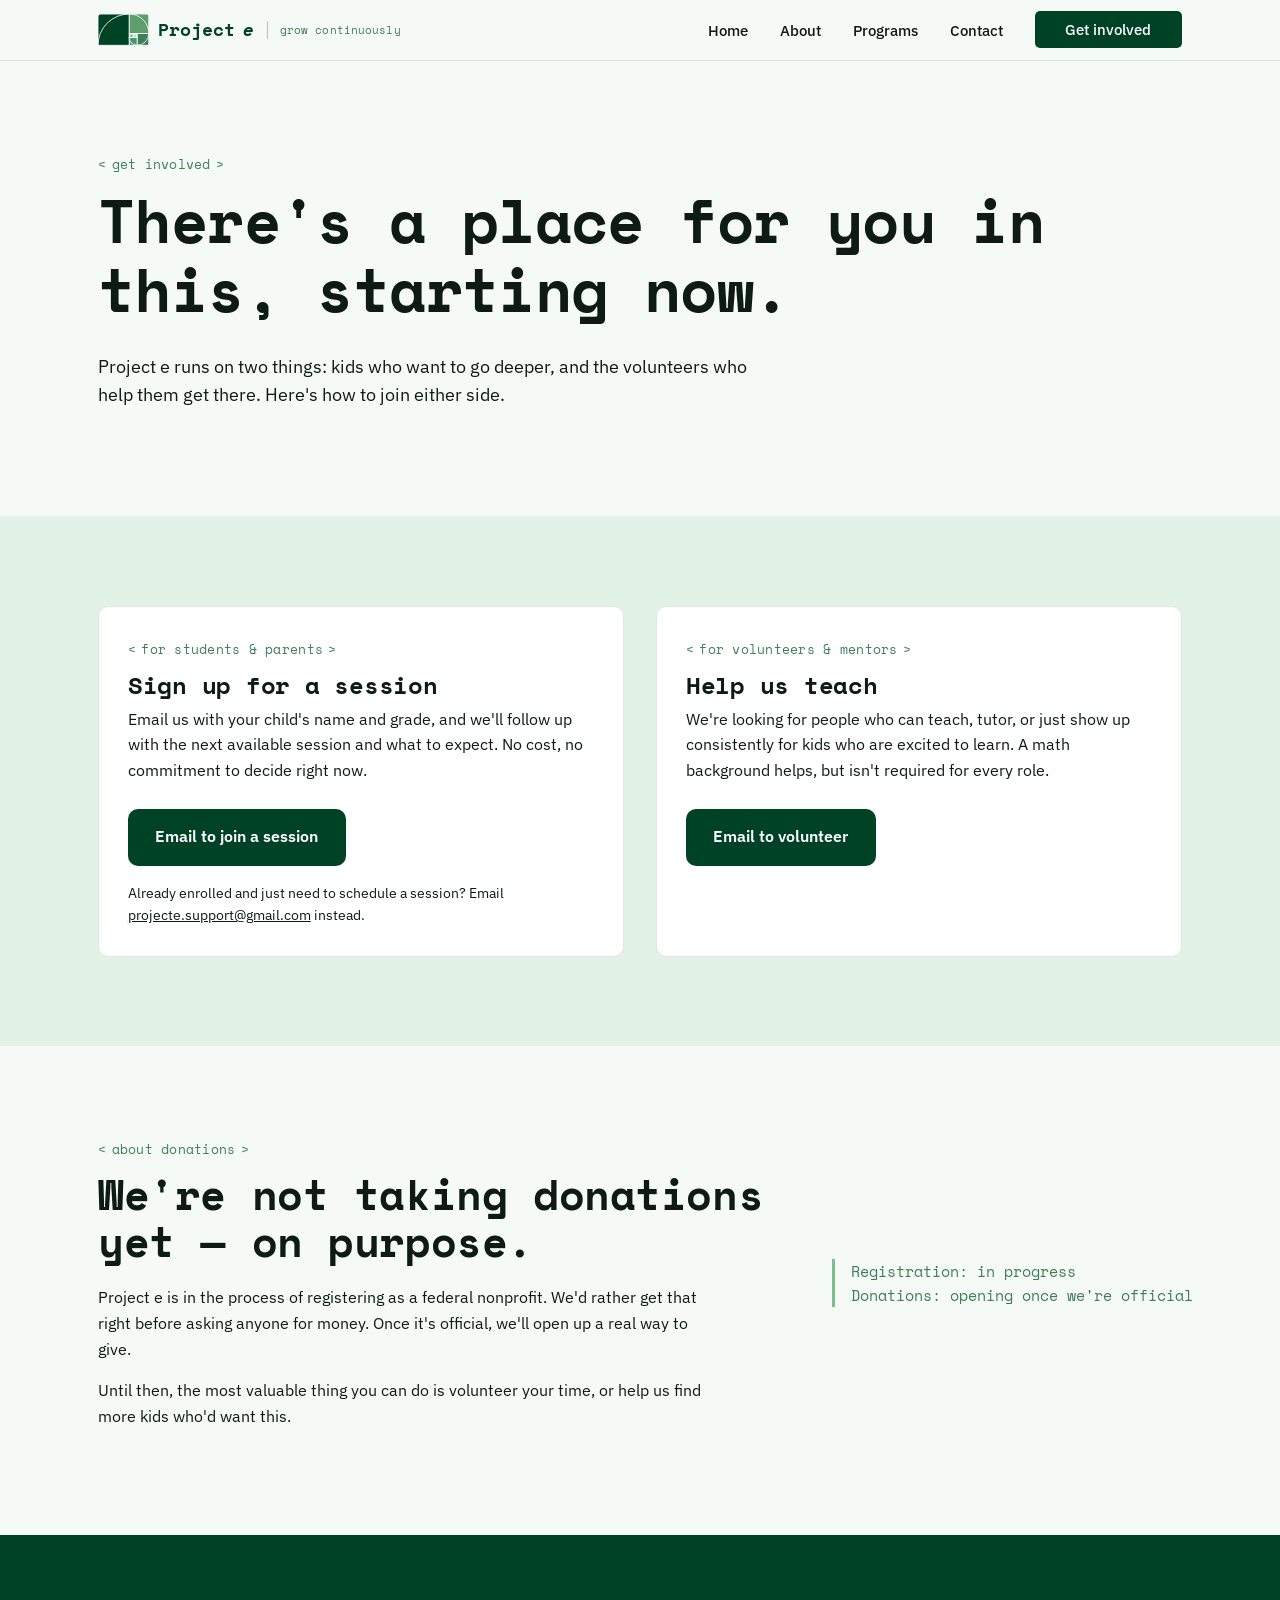
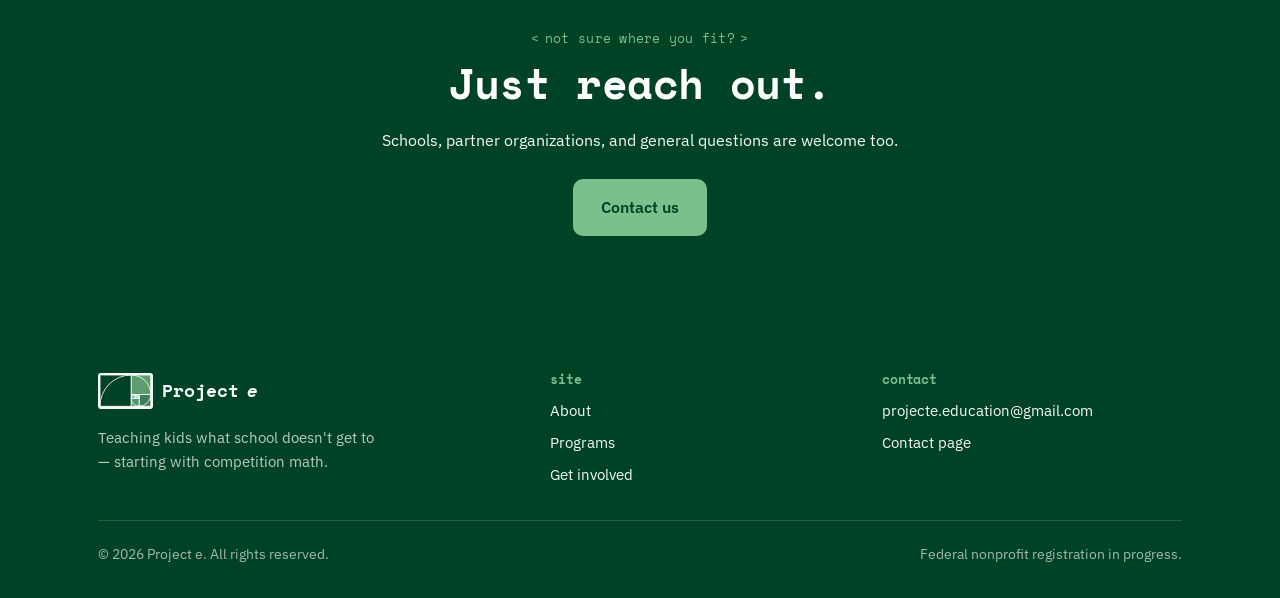
<file: get-involved.html>
<!DOCTYPE html>
<html lang="en">
<head>
<meta charset="UTF-8">
<meta name="viewport" content="width=device-width, initial-scale=1.0">
<title>Get Involved — Project e</title>
<meta name="description" content="Join a Math Contest Prep session or volunteer with Project e. No donations yet — here's why, and how to help in the meantime.">
<link rel="icon" type="image/png" href="images/favicon-32.png">
<link rel="apple-touch-icon" href="images/favicon-192.png">
<style>
/* ==========================================================================
   Project e — Design System
   Built around the golden-ratio spiral in the logo: the squares grow,
   one at a time, the way the program is meant to grow.
   ========================================================================== */

@import url('https://fonts.googleapis.com/css2?family=Space+Mono:wght@400;700&family=IBM+Plex+Sans:wght@400;500;600&display=swap');

:root {
  /* Color — pulled directly from the logo */
  --forest: #004225;
  --sage: #5E9E6E;
  --moss: #3E7E58;
  --mint: #7BBF8C;
  --mint-pale: #E2F2E6;
  --paper: #F6FAF7;
  --ink: #0E1A14;
  --white: #FFFFFF;

  /* Type — Space Mono echoes the logo's <learn continuously> tagline */
  --font-display: 'Space Mono', 'Courier New', monospace;
  --font-body: 'IBM Plex Sans', 'Segoe UI', sans-serif;
  --font-mono: 'Space Mono', 'Courier New', monospace;

  /* Layout */
  --max-width: 1180px;
  --gutter: clamp(1.25rem, 4vw, 3rem);
  --radius: 10px;

  /* Golden-ratio rhythm: used for split layouts (61.8 / 38.2) */
  --phi-major: 61.8%;
  --phi-minor: 38.2%;
}

/* ---------- Reset ---------- */
*, *::before, *::after { box-sizing: border-box; }
html { scroll-behavior: smooth; }
@media (prefers-reduced-motion: reduce) {
  html { scroll-behavior: auto; }
  *, *::before, *::after {
    animation-duration: 0.001ms !important;
    animation-iteration-count: 1 !important;
    transition-duration: 0.001ms !important;
    scroll-behavior: auto !important;
  }
}

body {
  margin: 0;
  font-family: var(--font-body);
  color: var(--ink);
  background: var(--paper);
  line-height: 1.6;
  -webkit-font-smoothing: antialiased;
}

img { max-width: 100%; display: block; }
a { color: inherit; }

h1, h2, h3, h4 {
  font-family: var(--font-display);
  font-weight: 700;
  line-height: 1.12;
  margin: 0 0 0.5em;
  letter-spacing: -0.01em;
}
h1 { font-size: clamp(2.4rem, 5vw, 3.8rem); }
h2 { font-size: clamp(1.8rem, 3.4vw, 2.6rem); }
h3 { font-size: clamp(1.2rem, 2vw, 1.5rem); }
p { margin: 0 0 1em; max-width: 62ch; }

em { font-style: italic; color: var(--moss); }

/* Eyebrow / tag label — echoes the "<learn continuously>" tagline */
.eyebrow {
  display: inline-flex;
  align-items: center;
  gap: 0.4em;
  font-family: var(--font-mono);
  font-size: 0.82rem;
  font-weight: 500;
  letter-spacing: 0.02em;
  color: var(--moss);
  margin-bottom: 0.9em;
}
.eyebrow::before { content: '<'; }
.eyebrow::after { content: '>'; }

/* Visible keyboard focus everywhere */
a:focus-visible, button:focus-visible, input:focus-visible, textarea:focus-visible {
  outline: 3px solid var(--moss);
  outline-offset: 3px;
  border-radius: 4px;
}

/* ---------- Layout helpers ---------- */
.wrap {
  max-width: var(--max-width);
  margin: 0 auto;
  padding: 0 var(--gutter);
}
.section { padding: clamp(3rem, 7vw, 6rem) 0; }
.section--tint { background: var(--mint-pale); }
.section--dark { background: var(--forest); color: var(--paper); }
.section--dark .eyebrow { color: var(--mint); }
.section--dark h2 { color: var(--white); }

.split {
  display: grid;
  grid-template-columns: var(--phi-major) var(--phi-minor);
  gap: clamp(2rem, 5vw, 4rem);
  align-items: center;
}
.split--reverse { grid-template-columns: var(--phi-minor) var(--phi-major); }
.split--reverse > :first-child { order: 2; }
@media (max-width: 800px) {
  .split, .split--reverse { grid-template-columns: 1fr; }
  .split--reverse > :first-child { order: 0; }
}

.grid {
  display: grid;
  gap: clamp(1.25rem, 3vw, 2rem);
}
.grid--3 { grid-template-columns: repeat(3, 1fr); }
.grid--2 { grid-template-columns: repeat(2, 1fr); }
@media (max-width: 800px) {
  .grid--3, .grid--2 { grid-template-columns: 1fr; }
}

/* ---------- Buttons ---------- */
.btn {
  display: inline-flex;
  align-items: center;
  gap: 0.5em;
  font-family: var(--font-body);
  font-weight: 600;
  font-size: 1rem;
  padding: 0.85em 1.6em;
  border-radius: 10px;
  border: 2px solid transparent;
  text-decoration: none;
  cursor: pointer;
  transition: transform 0.15s ease, background 0.15s ease, color 0.15s ease, border-color 0.15s ease;
}
.btn:hover { transform: translateY(-2px); }
.btn-primary { background: var(--forest); color: var(--white); }
.btn-primary:hover { background: var(--moss); }
.btn-ghost { background: transparent; color: var(--forest); border-color: var(--forest); }
.btn-ghost:hover { background: var(--forest); color: var(--white); }
.section--dark .btn-ghost { color: var(--paper); border-color: var(--mint); }
.section--dark .btn-ghost:hover { background: var(--mint); color: var(--forest); }
.section--dark .btn-primary { background: var(--mint); color: var(--forest); }
.section--dark .btn-primary:hover { background: var(--paper); }
.btn-row { display: flex; gap: 1rem; flex-wrap: wrap; margin-top: 1.6rem; }

.center { text-align: center; }
.center p { margin-left: auto; margin-right: auto; }
.center .btn-row { justify-content: center; }
.center .eyebrow { justify-content: center; }

/* ---------- Nav ---------- */
.site-header {
  position: sticky;
  top: 0;
  z-index: 50;
  background: rgba(246, 250, 247, 0.92);
  backdrop-filter: blur(8px);
  border-bottom: 1px solid rgba(0, 66, 37, 0.1);
}
.nav {
  display: flex;
  align-items: center;
  justify-content: space-between;
  padding: 0.9rem var(--gutter);
  max-width: var(--max-width);
  margin: 0 auto;
}
.nav-brand {
  display: flex;
  align-items: center;
  gap: 0.55rem;
  text-decoration: none;
  font-family: var(--font-display);
  font-weight: 700;
  font-size: 1.15rem;
  color: var(--forest);
}
.nav-icon { height: 1.7em; width: auto; flex-shrink: 0; border-radius: 4px; display: block; }
/* the icon's biggest square is the same dark green as the footer —
   give it a light plate so it doesn't disappear into the background */
.site-footer .nav-icon { background: var(--paper); padding: 2px; box-sizing: content-box; border-radius: 3px; }
.nav-brand em { color: inherit; font-style: italic; }
.nav-divider { color: rgba(0,66,37,0.25); font-weight: 400; margin: 0 -0.1rem; }
.site-footer .nav-divider { color: rgba(246,250,247,0.3); }
.nav-tagline {
  font-family: var(--font-mono);
  font-size: 0.7rem;
  font-weight: 400;
  color: var(--moss);
  letter-spacing: 0.01em;
}
@media (max-width: 760px) {
  .nav-divider, .nav-tagline { display: none; }
}

.nav-links {
  display: flex;
  gap: clamp(1rem, 2.5vw, 2.2rem);
  list-style: none;
  margin: 0;
  padding: 0;
  font-weight: 500;
  font-size: 0.96rem;
}
.nav-links a {
  text-decoration: none;
  color: var(--ink);
  padding: 0.4em 0;
  border-bottom: 2px solid transparent;
  transition: border-color 0.15s ease, color 0.15s ease;
}
.nav-links a:hover, .nav-links a[aria-current="page"] {
  color: var(--forest);
  border-color: var(--moss);
}
.nav-cta {
  background: var(--forest) !important;
  color: var(--white) !important;
  padding: 0.55em 2em !important;
  border-radius: 5px !important;
  border-bottom: none !important;
  text-decoration: none !important;
}

.nav-cta:hover {
  background: var(--moss) !important;
}

.nav-toggle {
  display: none;
  background: none;
  border: none;
  cursor: pointer;
  padding: 0.4rem;
}
.nav-toggle svg { width: 26px; height: 26px; }

@media (max-width: 760px) {
  .nav-toggle { display: block; }
  .nav-links {
    position: absolute;
    top: 100%;
    left: 0;
    right: 0;
    background: var(--paper);
    flex-direction: column;
    gap: 0;
    padding: 0.5rem var(--gutter) 1rem;
    border-bottom: 1px solid rgba(0,66,37,0.1);
    display: none;
  }
  .nav-links.is-open { display: flex; }
  .nav-links li { width: 100%; }
  .nav-links a { display: block; padding: 0.7em 0; }
  .nav-cta { display: inline-block; margin-top: 0.4em; }
}

/* ---------- Cards ---------- */
.card {
  background: var(--white);
  border: 1px solid rgba(0,66,37,0.12);
  border-radius: var(--radius);
  padding: 1.8rem;
}
.card h3 { margin-bottom: 0.5rem; }
.card p:last-child { margin-bottom: 0; }

/* ---------- Spiral roadmap squares (programs page) ---------- */
.roadmap-square {
  border-radius: 6px;
  display: flex;
  flex-direction: column;
  justify-content: flex-end;
  padding: 1.1rem;
  min-height: 140px;
}
.roadmap-square.is-active {
  background: var(--forest);
  color: var(--white);
}
.roadmap-square.is-future {
  background: transparent;
  border: 2px dashed rgba(0,66,37,0.35);
  color: var(--moss);
}
.roadmap-square .status {
  font-family: var(--font-mono);
  font-size: 0.75rem;
  letter-spacing: 0.03em;
  opacity: 0.85;
  margin-bottom: 0.3em;
}
.roadmap-square h3 { margin: 0; font-size: 1.05rem; }
.roadmap-square p { font-size: 0.85rem; margin: 0.5em 0 0; opacity: 0.85; max-width: none; }

/* ---------- Footer ---------- */
.site-footer {
  background: var(--forest);
  color: var(--mint-pale);
  padding: 3rem 0 2rem;
  font-size: 0.95rem;
}
.footer-grid {
  display: grid;
  grid-template-columns: 1.4fr 1fr 1fr;
  gap: 2rem;
  margin-bottom: 2rem;
}
@media (max-width: 700px) {
  .footer-grid { grid-template-columns: 1fr; }
}
.site-footer h4 {
  font-family: var(--font-mono);
  font-size: 0.8rem;
  color: var(--mint);
  text-transform: lowercase;
  margin-bottom: 0.8em;
}
.site-footer a { color: var(--paper); text-decoration: none; }
.site-footer a:hover { color: var(--mint); }
.site-footer ul { list-style: none; padding: 0; margin: 0; display: flex; flex-direction: column; gap: 0.5em; }
.footer-bottom {
  border-top: 1px solid rgba(246,250,247,0.15);
  padding-top: 1.4rem;
  display: flex;
  justify-content: space-between;
  flex-wrap: wrap;
  gap: 0.6rem;
  font-size: 0.85rem;
  color: rgba(246,250,247,0.65);
}

/* ---------- Spiral hero graphic + load animation ---------- */
.spiral-wrap { width: 100%; }
.spiral-svg rect, .spiral-svg path { opacity: 0; }
.spiral-svg.is-revealed rect, .spiral-svg.is-revealed path { opacity: 1; }
.spiral-svg rect {
  transform-origin: center;
  animation: spiral-pop 0.55s cubic-bezier(.2,.9,.3,1.3) forwards;
}
.spiral-svg path { animation: spiral-fade 0.6s ease forwards; animation-delay: 1.1s; }
@keyframes spiral-pop {
  from { opacity: 0; transform: scale(0.6); }
  to { opacity: 1; transform: scale(1); }
}
@keyframes spiral-fade {
  from { opacity: 0; }
  to { opacity: 1; }
}
@media (prefers-reduced-motion: reduce) {
  .spiral-svg rect, .spiral-svg path { opacity: 1 !important; animation: none !important; transform: none !important; }
}

/* ---------- Misc ---------- */
.stat {
  font-family: var(--font-mono);
  font-size: 0.95rem;
  color: var(--moss);
  border-left: 3px solid var(--mint);
  padding-left: 1rem;
}
.quote {
  font-family: var(--font-display);
  font-size: 1.3rem;
  font-weight: 500;
  color: var(--forest);
  line-height: 1.4;
}
.skip-link {
  position: absolute;
  left: -999px;
  top: 0;
  background: var(--forest);
  color: var(--white);
  padding: 0.8em 1.2em;
  z-index: 100;
}
.skip-link:focus { left: 1rem; top: 1rem; }

</style>
</head>
<body>
<a href="#main" class="skip-link">Skip to content</a>

<header class="site-header">
  <nav class="nav">
    <a href="index.html" class="nav-brand">
      <svg class="nav-icon" viewBox="0 0 780 480" xmlns="http://www.w3.org/2000/svg" role="img" aria-label="Project e mark">
        <rect x="0.0" y="0.0" width="480.0" height="480.0" fill="#004225" stroke="#F6FAF7" stroke-width="13"/>
        <rect x="480.0" y="0.0" width="300.0" height="300.0" fill="#5E9E6E" stroke="#F6FAF7" stroke-width="13"/>
        <rect x="600.0" y="300.0" width="180.0" height="180.0" fill="#3E7E58" stroke="#F6FAF7" stroke-width="13"/>
        <rect x="480.0" y="360.0" width="120.0" height="120.0" fill="#4C9570" stroke="#F6FAF7" stroke-width="13"/>
        <rect x="480.0" y="300.0" width="60.0" height="60.0" fill="#7BBF8C" stroke="#F6FAF7" stroke-width="13"/>
        <rect x="540.0" y="300.0" width="60.0" height="60.0" fill="#A8E6CF" stroke="#F6FAF7" stroke-width="13"/>
        <path d="M 0.0 480.0 A 480.0 480.0 0 0 1 480.0 0.0 A 300.0 300.0 0 0 1 780.0 300.0 A 180.0 180.0 0 0 1 600.0 480.0 A 120.0 120.0 0 0 1 480.0 360.0 A 60.0 60.0 0 0 1 540.0 300.0 A 60.0 60.0 0 0 1 600.0 360.0" fill="none" stroke="#F6FAF7" stroke-width="13"/>
      </svg>
      Project <em>e</em>
      <span class="nav-divider" aria-hidden="true">|</span>
      <span class="nav-tagline">grow continuously</span>
    </a>
    <button class="nav-toggle" aria-label="Toggle menu" aria-expanded="false">
      <svg viewBox="0 0 24 24" fill="none" stroke="currentColor" stroke-width="2" stroke-linecap="round"><line x1="3" y1="6" x2="21" y2="6"/><line x1="3" y1="12" x2="21" y2="12"/><line x1="3" y1="18" x2="21" y2="18"/></svg>
    </button>
    <ul class="nav-links">
      <li><a href="index.html">Home</a></li>
      <li><a href="about.html">About</a></li>
      <li><a href="programs.html">Programs</a></li>
      <li><a href="contact.html">Contact</a></li>
      <li><a href="get-involved.html" class="nav-cta" aria-current="page">Get involved</a></li>
    </ul>
  </nav>
</header>

<main id="main">

  <section class="section">
    <div class="wrap">
      <p class="eyebrow">get involved</p>
      <h1>There's a place for you in this, starting now.</h1>
      <p style="font-size:1.1rem;">Project e runs on two things: kids who want to go deeper, and the volunteers who help them get there. Here's how to join either side.</p>
    </div>
  </section>

  <section class="section section--tint">
    <div class="wrap grid grid--2">
      <div class="card">
        <p class="eyebrow">for students &amp; parents</p>
        <h3>Sign up for a session</h3>
        <p>Email us with your child's name and grade, and we'll follow up with the next available session and what to expect. No cost, no commitment to decide right now.</p>
        <div class="btn-row">
          <a href="mailto:projecte.apply@gmail.com?subject=Joining%20a%20Project%20e%20session" class="btn btn-primary">Email to join a session</a>
        </div>
        <p style="margin-top:1rem; font-size:0.88rem;">Already enrolled and just need to schedule a session? Email <a href="mailto:projecte.support@gmail.com">projecte.support@gmail.com</a> instead.</p>
      </div>
      <div class="card">
        <p class="eyebrow">for volunteers &amp; mentors</p>
        <h3>Help us teach</h3>
        <p>We're looking for people who can teach, tutor, or just show up consistently for kids who are excited to learn. A math background helps, but isn't required for every role.</p>
        <div class="btn-row">
          <a href="mailto:projecte.apply@gmail.com?subject=Volunteering%20with%20Project%20e" class="btn btn-primary">Email to volunteer</a>
        </div>
      </div>
    </div>
  </section>

  <section class="section">
    <div class="wrap split">
      <div>
        <p class="eyebrow">about donations</p>
        <h2>We're not taking donations yet &mdash; on purpose.</h2>
        <p>Project e is in the process of registering as a federal nonprofit. We'd rather get that right before asking anyone for money. Once it's official, we'll open up a real way to give.</p>
        <p>Until then, the most valuable thing you can do is volunteer your time, or help us find more kids who'd want this.</p>
      </div>
      <div>
        <p class="stat">Registration: in progress<br>Donations: opening once we're official</p>
      </div>
    </div>
  </section>

  <section class="section section--dark center">
    <div class="wrap">
      <p class="eyebrow">not sure where you fit?</p>
      <h2>Just reach out.</h2>
      <p>Schools, partner organizations, and general questions are welcome too.</p>
      <div class="btn-row">
        <a href="contact.html" class="btn btn-primary">Contact us</a>
      </div>
    </div>
  </section>

</main>

<footer class="site-footer">
  <div class="wrap">
    <div class="footer-grid">
      <div>
        <a href="index.html" class="nav-brand" style="color:var(--paper)">
          <svg class="nav-icon" viewBox="0 0 780 480" xmlns="http://www.w3.org/2000/svg" role="img" aria-label="Project e mark">
        <rect x="0.0" y="0.0" width="480.0" height="480.0" fill="#004225" stroke="#F6FAF7" stroke-width="13"/>
        <rect x="480.0" y="0.0" width="300.0" height="300.0" fill="#5E9E6E" stroke="#F6FAF7" stroke-width="13"/>
        <rect x="600.0" y="300.0" width="180.0" height="180.0" fill="#3E7E58" stroke="#F6FAF7" stroke-width="13"/>
        <rect x="480.0" y="360.0" width="120.0" height="120.0" fill="#4C9570" stroke="#F6FAF7" stroke-width="13"/>
        <rect x="480.0" y="300.0" width="60.0" height="60.0" fill="#7BBF8C" stroke="#F6FAF7" stroke-width="13"/>
        <rect x="540.0" y="300.0" width="60.0" height="60.0" fill="#A8E6CF" stroke="#F6FAF7" stroke-width="13"/>
        <path d="M 0.0 480.0 A 480.0 480.0 0 0 1 480.0 0.0 A 300.0 300.0 0 0 1 780.0 300.0 A 180.0 180.0 0 0 1 600.0 480.0 A 120.0 120.0 0 0 1 480.0 360.0 A 60.0 60.0 0 0 1 540.0 300.0 A 60.0 60.0 0 0 1 600.0 360.0" fill="none" stroke="#F6FAF7" stroke-width="13"/>
      </svg>
          Project <em>e</em>
        </a>
        <p style="margin-top:1rem; max-width:32ch; color:rgba(246,250,247,0.75);">Teaching kids what school doesn't get to &mdash; starting with competition math.</p>
      </div>
      <div>
        <h4>site</h4>
        <ul>
          <li><a href="about.html">About</a></li>
          <li><a href="programs.html">Programs</a></li>
          <li><a href="get-involved.html">Get involved</a></li>
        </ul>
      </div>
      <div>
        <h4>contact</h4>
        <ul>
          <li><a href="mailto:projecte.education@gmail.com">projecte.education@gmail.com</a></li>
          <li><a href="contact.html">Contact page</a></li>
        </ul>
      </div>
    </div>
    <div class="footer-bottom">
      <span>&copy; <span data-year></span> Project e. All rights reserved.</span>
      <span>Federal nonprofit registration in progress.</span>
    </div>
  </div>
</footer>

<script>
// Project e — shared site behavior

document.addEventListener('DOMContentLoaded', () => {
  // Mobile nav toggle
  const toggle = document.querySelector('.nav-toggle');
  const links = document.querySelector('.nav-links');
  if (toggle && links) {
    toggle.addEventListener('click', () => {
      const isOpen = links.classList.toggle('is-open');
      toggle.setAttribute('aria-expanded', isOpen ? 'true' : 'false');
    });
    links.querySelectorAll('a').forEach((a) => {
      a.addEventListener('click', () => {
        links.classList.remove('is-open');
        toggle.setAttribute('aria-expanded', 'false');
      });
    });
  }

  // Reveal the hero spiral once, on load (squares "grow in")
  const spiral = document.querySelector('.spiral-svg');
  if (spiral) {
    requestAnimationFrame(() => spiral.classList.add('is-revealed'));
  }

  // Stagger the rect animation delays so squares pop in one-by-one,
  // largest (founding program) to smallest (future subjects) —
  // mirrors how Project e itself grows.
  const rects = document.querySelectorAll('.spiral-svg rect');
  rects.forEach((r, i) => {
    r.style.animationDelay = `${i * 0.12}s`;
  });

  // Set current year in footer
  document.querySelectorAll('[data-year]').forEach((el) => {
    el.textContent = new Date().getFullYear();
  });
});

</script>
</body>
</html>
</file>
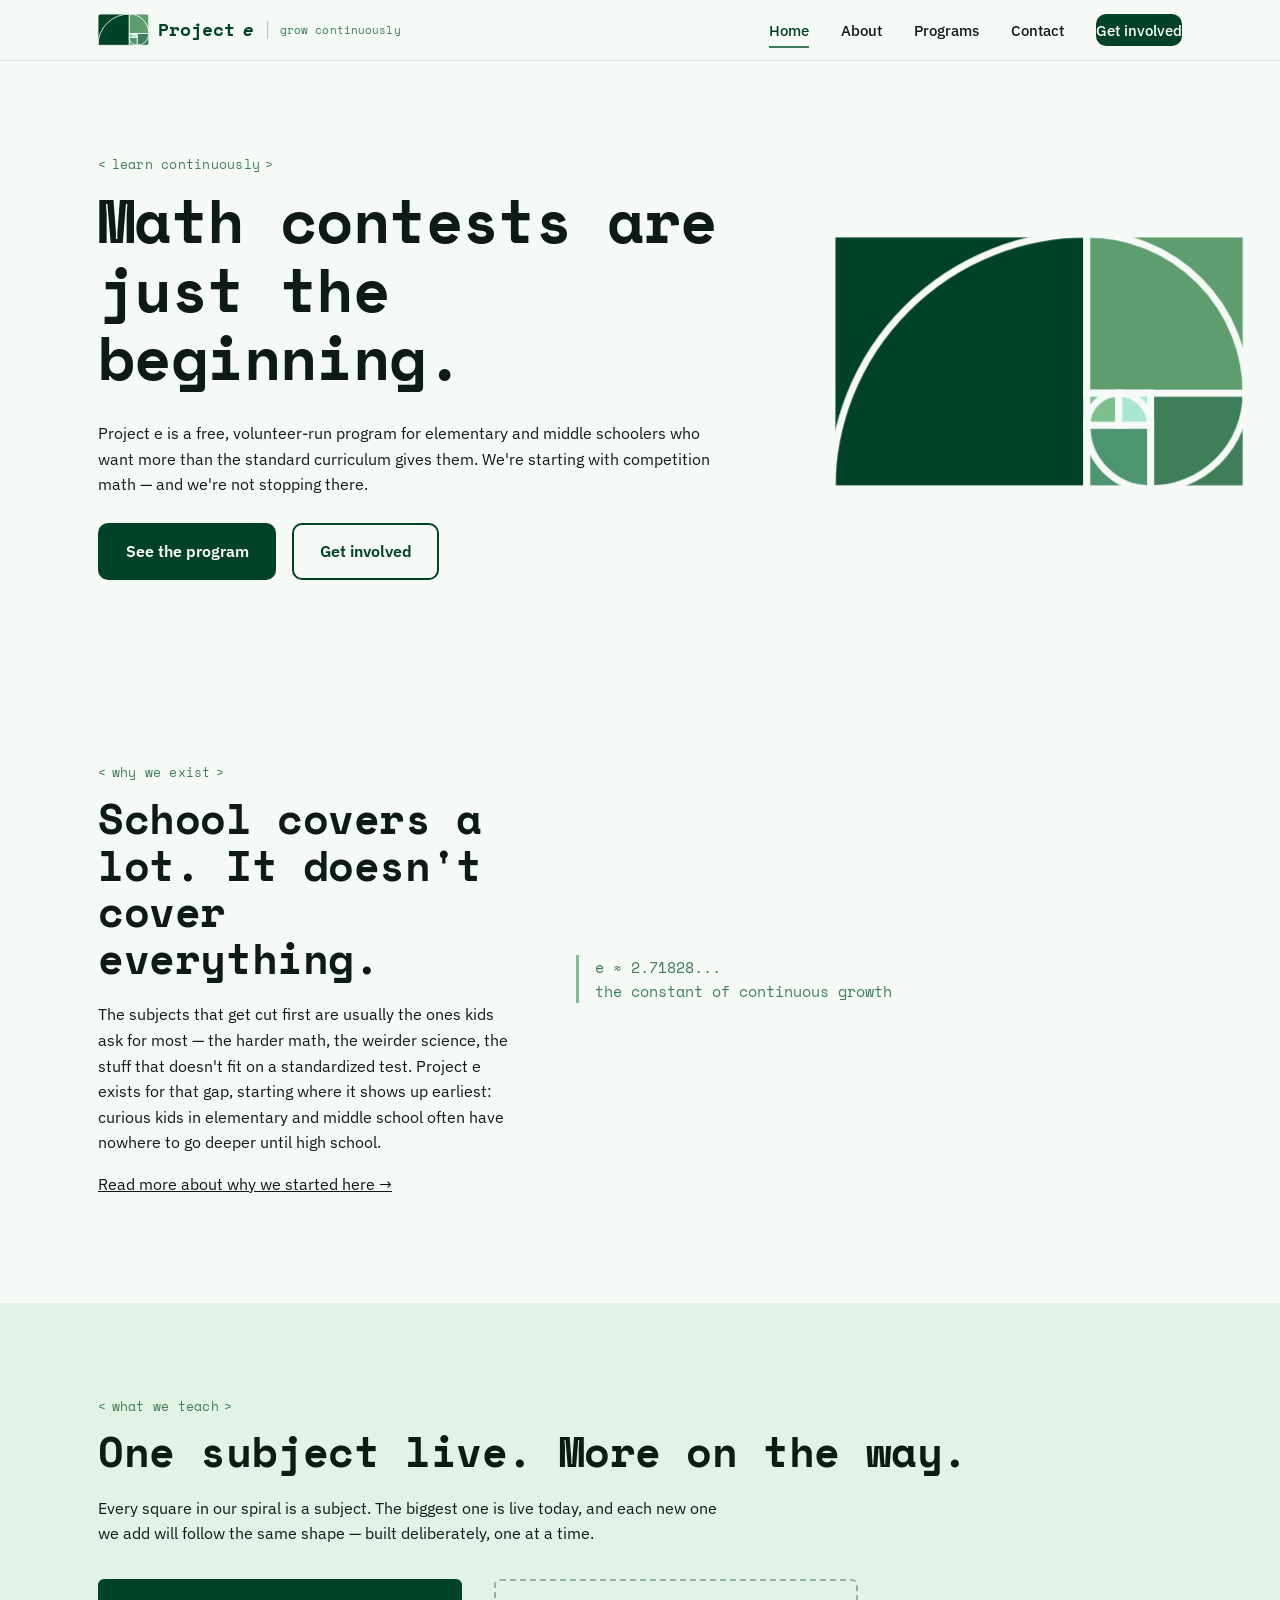
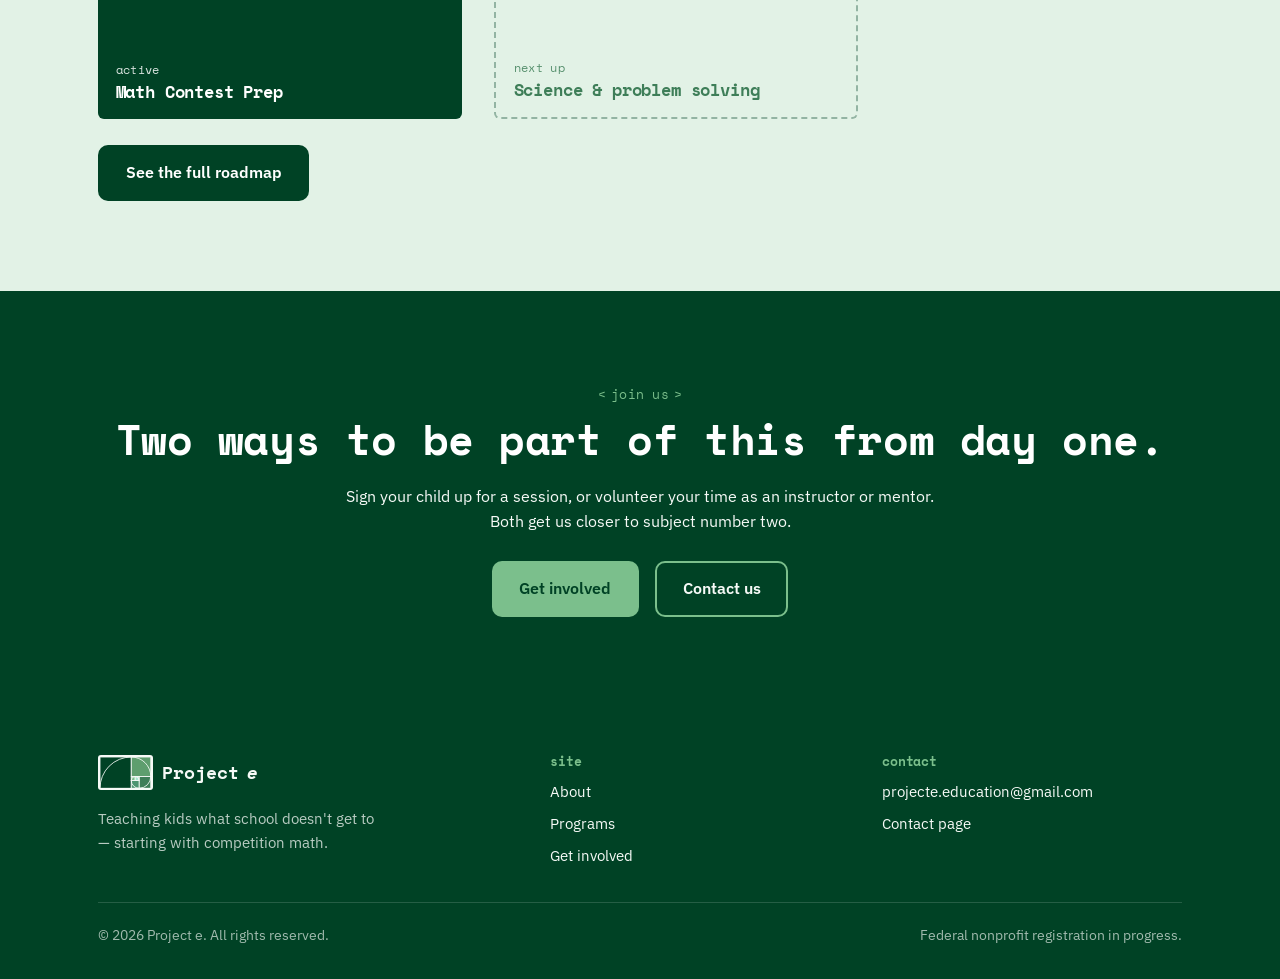
<file: index(1).html>
<!DOCTYPE html>
<html lang="en">
<head>
<meta charset="UTF-8">
<meta name="viewport" content="width=device-width, initial-scale=1.0">
<title>Project e — Learn continuously</title>
<meta name="description" content="Project e is a free, volunteer-run program teaching elementary and middle schoolers what school doesn't have time for — starting with competition math.">
<link rel="icon" type="image/png" href="images/favicon-32.png">
<link rel="apple-touch-icon" href="images/favicon-192.png">
<style>
/* ==========================================================================
   Project e — Design System
   Built around the golden-ratio spiral in the logo: the squares grow,
   one at a time, the way the program is meant to grow.
   ========================================================================== */

@import url('https://fonts.googleapis.com/css2?family=Space+Mono:wght@400;700&family=IBM+Plex+Sans:wght@400;500;600&display=swap');

:root {
  /* Color — pulled directly from the logo */
  --forest: #004225;
  --sage: #5E9E6E;
  --moss: #3E7E58;
  --mint: #7BBF8C;
  --mint-pale: #E2F2E6;
  --paper: #F6FAF7;
  --ink: #0E1A14;
  --white: #FFFFFF;

  /* Type — Space Mono echoes the logo's <learn continuously> tagline */
  --font-display: 'Space Mono', 'Courier New', monospace;
  --font-body: 'IBM Plex Sans', 'Segoe UI', sans-serif;
  --font-mono: 'Space Mono', 'Courier New', monospace;

  /* Layout */
  --max-width: 1180px;
  --gutter: clamp(1.25rem, 4vw, 3rem);
  --radius: 10px;

  /* Golden-ratio rhythm: used for split layouts (61.8 / 38.2) */
  --phi-major: 61.8%;
  --phi-minor: 38.2%;
}

/* ---------- Reset ---------- */
*, *::before, *::after { box-sizing: border-box; }
html { scroll-behavior: smooth; }
@media (prefers-reduced-motion: reduce) {
  html { scroll-behavior: auto; }
  *, *::before, *::after {
    animation-duration: 0.001ms !important;
    animation-iteration-count: 1 !important;
    transition-duration: 0.001ms !important;
    scroll-behavior: auto !important;
  }
}

body {
  margin: 0;
  font-family: var(--font-body);
  color: var(--ink);
  background: var(--paper);
  line-height: 1.6;
  -webkit-font-smoothing: antialiased;
}

img { max-width: 100%; display: block; }
a { color: inherit; }

h1, h2, h3, h4 {
  font-family: var(--font-display);
  font-weight: 700;
  line-height: 1.12;
  margin: 0 0 0.5em;
  letter-spacing: -0.01em;
}
h1 { font-size: clamp(2.4rem, 5vw, 3.8rem); }
h2 { font-size: clamp(1.8rem, 3.4vw, 2.6rem); }
h3 { font-size: clamp(1.2rem, 2vw, 1.5rem); }
p { margin: 0 0 1em; max-width: 62ch; }

em { font-style: italic; color: var(--moss); }

/* Eyebrow / tag label — echoes the "<learn continuously>" tagline */
.eyebrow {
  display: inline-flex;
  align-items: center;
  gap: 0.4em;
  font-family: var(--font-mono);
  font-size: 0.82rem;
  font-weight: 500;
  letter-spacing: 0.02em;
  color: var(--moss);
  margin-bottom: 0.9em;
}
.eyebrow::before { content: '<'; }
.eyebrow::after { content: '>'; }

/* Visible keyboard focus everywhere */
a:focus-visible, button:focus-visible, input:focus-visible, textarea:focus-visible {
  outline: 3px solid var(--moss);
  outline-offset: 3px;
  border-radius: 4px;
}

/* ---------- Layout helpers ---------- */
.wrap {
  max-width: var(--max-width);
  margin: 0 auto;
  padding: 0 var(--gutter);
}
.section { padding: clamp(3rem, 7vw, 6rem) 0; }
.section--tint { background: var(--mint-pale); }
.section--dark { background: var(--forest); color: var(--paper); }
.section--dark .eyebrow { color: var(--mint); }
.section--dark h2 { color: var(--white); }

.split {
  display: grid;
  grid-template-columns: var(--phi-major) var(--phi-minor);
  gap: clamp(2rem, 5vw, 4rem);
  align-items: center;
}
.split--reverse { grid-template-columns: var(--phi-minor) var(--phi-major); }
.split--reverse > :first-child { order: 2; }
@media (max-width: 800px) {
  .split, .split--reverse { grid-template-columns: 1fr; }
  .split--reverse > :first-child { order: 0; }
}

.grid {
  display: grid;
  gap: clamp(1.25rem, 3vw, 2rem);
}
.grid--3 { grid-template-columns: repeat(3, 1fr); }
.grid--2 { grid-template-columns: repeat(2, 1fr); }
@media (max-width: 800px) {
  .grid--3, .grid--2 { grid-template-columns: 1fr; }
}

/* ---------- Buttons ---------- */
.btn {
  display: inline-flex;
  align-items: center;
  gap: 0.5em;
  font-family: var(--font-body);
  font-weight: 600;
  font-size: 1rem;
  padding: 0.85em 1.6em;
  border-radius: 10px;
  border: 2px solid transparent;
  text-decoration: none;
  cursor: pointer;
  transition: transform 0.15s ease, background 0.15s ease, color 0.15s ease, border-color 0.15s ease;
}
.btn:hover { transform: translateY(-2px); }
.btn-primary { background: var(--forest); color: var(--white); }
.btn-primary:hover { background: var(--moss); }
.btn-ghost { background: transparent; color: var(--forest); border-color: var(--forest); }
.btn-ghost:hover { background: var(--forest); color: var(--white); }
.section--dark .btn-ghost { color: var(--paper); border-color: var(--mint); }
.section--dark .btn-ghost:hover { background: var(--mint); color: var(--forest); }
.section--dark .btn-primary { background: var(--mint); color: var(--forest); }
.section--dark .btn-primary:hover { background: var(--paper); }
.btn-row { display: flex; gap: 1rem; flex-wrap: wrap; margin-top: 1.6rem; }

.center { text-align: center; }
.center p { margin-left: auto; margin-right: auto; }
.center .btn-row { justify-content: center; }
.center .eyebrow { justify-content: center; }

/* ---------- Nav ---------- */
.site-header {
  position: sticky;
  top: 0;
  z-index: 50;
  background: rgba(246, 250, 247, 0.92);
  backdrop-filter: blur(8px);
  border-bottom: 1px solid rgba(0, 66, 37, 0.1);
}
.nav {
  display: flex;
  align-items: center;
  justify-content: space-between;
  padding: 0.9rem var(--gutter);
  max-width: var(--max-width);
  margin: 0 auto;
}
.nav-brand {
  display: flex;
  align-items: center;
  gap: 0.55rem;
  text-decoration: none;
  font-family: var(--font-display);
  font-weight: 700;
  font-size: 1.15rem;
  color: var(--forest);
}
.nav-icon { height: 1.7em; width: auto; flex-shrink: 0; border-radius: 4px; display: block; }
/* the icon's biggest square is the same dark green as the footer —
   give it a light plate so it doesn't disappear into the background */
.site-footer .nav-icon { background: var(--paper); padding: 2px; box-sizing: content-box; border-radius: 3px; }
.nav-brand em { color: inherit; font-style: italic; }
.nav-divider { color: rgba(0,66,37,0.25); font-weight: 400; margin: 0 -0.1rem; }
.site-footer .nav-divider { color: rgba(246,250,247,0.3); }
.nav-tagline {
  font-family: var(--font-mono);
  font-size: 0.7rem;
  font-weight: 400;
  color: var(--moss);
  letter-spacing: 0.01em;
}
@media (max-width: 760px) {
  .nav-divider, .nav-tagline { display: none; }
}

.nav-links {
  display: flex;
  gap: clamp(1rem, 2.5vw, 2.2rem);
  list-style: none;
  margin: 0;
  padding: 0;
  font-weight: 500;
  font-size: 0.96rem;
}
.nav-links a {
  text-decoration: none;
  color: var(--ink);
  padding: 0.4em 0;
  border-bottom: 2px solid transparent;
  transition: border-color 0.15s ease, color 0.15s ease;
}
.nav-links a:hover, .nav-links a[aria-current="page"] {
  color: var(--forest);
  border-color: var(--moss);
}
.nav-cta {
  background: var(--forest);
  color: var(--white) !important;
  padding: 0.55em 1.2em;
  border-radius: 10px;
  border-bottom: none !important;
}
.nav-cta:hover { background: var(--moss); }

.nav-toggle {
  display: none;
  background: none;
  border: none;
  cursor: pointer;
  padding: 0.4rem;
}
.nav-toggle svg { width: 26px; height: 26px; }

@media (max-width: 760px) {
  .nav-toggle { display: block; }
  .nav-links {
    position: absolute;
    top: 100%;
    left: 0;
    right: 0;
    background: var(--paper);
    flex-direction: column;
    gap: 0;
    padding: 0.5rem var(--gutter) 1rem;
    border-bottom: 1px solid rgba(0,66,37,0.1);
    display: none;
  }
  .nav-links.is-open { display: flex; }
  .nav-links li { width: 100%; }
  .nav-links a { display: block; padding: 0.7em 0; }
  .nav-cta { display: inline-block; margin-top: 0.4em; }
}

/* ---------- Cards ---------- */
.card {
  background: var(--white);
  border: 1px solid rgba(0,66,37,0.12);
  border-radius: var(--radius);
  padding: 1.8rem;
}
.card h3 { margin-bottom: 0.5rem; }
.card p:last-child { margin-bottom: 0; }

/* ---------- Spiral roadmap squares (programs page) ---------- */
.roadmap-square {
  border-radius: 6px;
  display: flex;
  flex-direction: column;
  justify-content: flex-end;
  padding: 1.1rem;
  min-height: 140px;
}
.roadmap-square.is-active {
  background: var(--forest);
  color: var(--white);
}
.roadmap-square.is-future {
  background: transparent;
  border: 2px dashed rgba(0,66,37,0.35);
  color: var(--moss);
}
.roadmap-square .status {
  font-family: var(--font-mono);
  font-size: 0.75rem;
  letter-spacing: 0.03em;
  opacity: 0.85;
  margin-bottom: 0.3em;
}
.roadmap-square h3 { margin: 0; font-size: 1.05rem; }
.roadmap-square p { font-size: 0.85rem; margin: 0.5em 0 0; opacity: 0.85; max-width: none; }

/* ---------- Footer ---------- */
.site-footer {
  background: var(--forest);
  color: var(--mint-pale);
  padding: 3rem 0 2rem;
  font-size: 0.95rem;
}
.footer-grid {
  display: grid;
  grid-template-columns: 1.4fr 1fr 1fr;
  gap: 2rem;
  margin-bottom: 2rem;
}
@media (max-width: 700px) {
  .footer-grid { grid-template-columns: 1fr; }
}
.site-footer h4 {
  font-family: var(--font-mono);
  font-size: 0.8rem;
  color: var(--mint);
  text-transform: lowercase;
  margin-bottom: 0.8em;
}
.site-footer a { color: var(--paper); text-decoration: none; }
.site-footer a:hover { color: var(--mint); }
.site-footer ul { list-style: none; padding: 0; margin: 0; display: flex; flex-direction: column; gap: 0.5em; }
.footer-bottom {
  border-top: 1px solid rgba(246,250,247,0.15);
  padding-top: 1.4rem;
  display: flex;
  justify-content: space-between;
  flex-wrap: wrap;
  gap: 0.6rem;
  font-size: 0.85rem;
  color: rgba(246,250,247,0.65);
}

/* ---------- Spiral hero graphic + load animation ---------- */
.spiral-wrap { width: 100%; }
.spiral-svg rect, .spiral-svg path { opacity: 0; }
.spiral-svg.is-revealed rect, .spiral-svg.is-revealed path { opacity: 1; }
.spiral-svg rect {
  transform-origin: center;
  animation: spiral-pop 0.55s cubic-bezier(.2,.9,.3,1.3) forwards;
}
.spiral-svg path { animation: spiral-fade 0.6s ease forwards; animation-delay: 1.1s; }
@keyframes spiral-pop {
  from { opacity: 0; transform: scale(0.6); }
  to { opacity: 1; transform: scale(1); }
}
@keyframes spiral-fade {
  from { opacity: 0; }
  to { opacity: 1; }
}
@media (prefers-reduced-motion: reduce) {
  .spiral-svg rect, .spiral-svg path { opacity: 1 !important; animation: none !important; transform: none !important; }
}

/* ---------- Misc ---------- */
.stat {
  font-family: var(--font-mono);
  font-size: 0.95rem;
  color: var(--moss);
  border-left: 3px solid var(--mint);
  padding-left: 1rem;
}
.quote {
  font-family: var(--font-display);
  font-size: 1.3rem;
  font-weight: 500;
  color: var(--forest);
  line-height: 1.4;
}
.skip-link {
  position: absolute;
  left: -999px;
  top: 0;
  background: var(--forest);
  color: var(--white);
  padding: 0.8em 1.2em;
  z-index: 100;
}
.skip-link:focus { left: 1rem; top: 1rem; }

</style>
</head>
<body>
<a href="#main" class="skip-link">Skip to content</a>

<header class="site-header">
  <nav class="nav">
    <a href="index.html" class="nav-brand">
      <svg class="nav-icon" viewBox="0 0 780 480" xmlns="http://www.w3.org/2000/svg" role="img" aria-label="Project e mark">
        <rect x="0.0" y="0.0" width="480.0" height="480.0" fill="#004225" stroke="#F6FAF7" stroke-width="13"/>
        <rect x="480.0" y="0.0" width="300.0" height="300.0" fill="#5E9E6E" stroke="#F6FAF7" stroke-width="13"/>
        <rect x="600.0" y="300.0" width="180.0" height="180.0" fill="#3E7E58" stroke="#F6FAF7" stroke-width="13"/>
        <rect x="480.0" y="360.0" width="120.0" height="120.0" fill="#4C9570" stroke="#F6FAF7" stroke-width="13"/>
        <rect x="480.0" y="300.0" width="60.0" height="60.0" fill="#7BBF8C" stroke="#F6FAF7" stroke-width="13"/>
        <rect x="540.0" y="300.0" width="60.0" height="60.0" fill="#A8E6CF" stroke="#F6FAF7" stroke-width="13"/>
        <path d="M 0.0 480.0 A 480.0 480.0 0 0 1 480.0 0.0 A 300.0 300.0 0 0 1 780.0 300.0 A 180.0 180.0 0 0 1 600.0 480.0 A 120.0 120.0 0 0 1 480.0 360.0 A 60.0 60.0 0 0 1 540.0 300.0 A 60.0 60.0 0 0 1 600.0 360.0" fill="none" stroke="#F6FAF7" stroke-width="13"/>
      </svg>
      Project <em>e</em>
      <span class="nav-divider" aria-hidden="true">|</span>
      <span class="nav-tagline">grow continuously</span>
    </a>
    <button class="nav-toggle" aria-label="Toggle menu" aria-expanded="false">
      <svg viewBox="0 0 24 24" fill="none" stroke="currentColor" stroke-width="2" stroke-linecap="round"><line x1="3" y1="6" x2="21" y2="6"/><line x1="3" y1="12" x2="21" y2="12"/><line x1="3" y1="18" x2="21" y2="18"/></svg>
    </button>
    <ul class="nav-links">
      <li><a href="index.html" aria-current="page">Home</a></li>
      <li><a href="about.html">About</a></li>
      <li><a href="programs.html">Programs</a></li>
      <li><a href="contact.html">Contact</a></li>
      <li><a href="get-involved.html" class="nav-cta">Get involved</a></li>
    </ul>
  </nav>
</header>

<main id="main">

  <section class="section">
    <div class="wrap split">
      <div>
        <p class="eyebrow">learn continuously</p>
        <h1>Math contests are just the beginning.</h1>
        <p>Project e is a free, volunteer-run program for elementary and middle schoolers who want more than the standard curriculum gives them. We're starting with competition math &mdash; and we're not stopping there.</p>
        <div class="btn-row">
          <a href="programs.html" class="btn btn-primary">See the program</a>
          <a href="get-involved.html" class="btn btn-ghost">Get involved</a>
        </div>
      </div>
      <div class="spiral-wrap">
        <svg class="spiral-svg" viewBox="0 0 780 480" xmlns="http://www.w3.org/2000/svg" role="img" aria-label="A golden-ratio spiral made of squares, representing Project e's growth from one subject to many">
          <rect x="0.0" y="0.0" width="480.0" height="480.0" fill="#004225" stroke="#F6FAF7" stroke-width="13"/>
          <rect x="480.0" y="0.0" width="300.0" height="300.0" fill="#5E9E6E" stroke="#F6FAF7" stroke-width="13"/>
          <rect x="600.0" y="300.0" width="180.0" height="180.0" fill="#3E7E58" stroke="#F6FAF7" stroke-width="13"/>
          <rect x="480.0" y="360.0" width="120.0" height="120.0" fill="#4C9570" stroke="#F6FAF7" stroke-width="13"/>
          <rect x="480.0" y="300.0" width="60.0" height="60.0" fill="#7BBF8C" stroke="#F6FAF7" stroke-width="13"/>
          <rect x="540.0" y="300.0" width="60.0" height="60.0" fill="#A8E6CF" stroke="#F6FAF7" stroke-width="13"/>
          <path d="M 0.0 480.0 A 480.0 480.0 0 0 1 480.0 0.0 A 300.0 300.0 0 0 1 780.0 300.0 A 180.0 180.0 0 0 1 600.0 480.0 A 120.0 120.0 0 0 1 480.0 360.0 A 60.0 60.0 0 0 1 540.0 300.0 A 60.0 60.0 0 0 1 600.0 360.0" fill="none" stroke="#F6FAF7" stroke-width="13"/>
        </svg>
      </div>
    </div>
  </section>

  <section class="section">
    <div class="wrap split split--reverse">
      <div>
        <p class="stat">e &asymp; 2.71828...<br>the constant of continuous growth</p>
      </div>
      <div>
        <p class="eyebrow">why we exist</p>
        <h2>School covers a lot. It doesn't cover everything.</h2>
        <p>The subjects that get cut first are usually the ones kids ask for most &mdash; the harder math, the weirder science, the stuff that doesn't fit on a standardized test. Project e exists for that gap, starting where it shows up earliest: curious kids in elementary and middle school often have nowhere to go deeper until high school.</p>
        <p><a href="about.html">Read more about why we started here &rarr;</a></p>
      </div>
    </div>
  </section>

  <section class="section section--tint">
    <div class="wrap">
      <p class="eyebrow">what we teach</p>
      <h2>One subject live. More on the way.</h2>
      <p>Every square in our spiral is a subject. The biggest one is live today, and each new one we add will follow the same shape &mdash; built deliberately, one at a time.</p>
      <div class="grid grid--2" style="margin-top:2rem; max-width:760px;">
        <div class="roadmap-square is-active">
          <p class="status">active</p>
          <h3>Math Contest Prep</h3>
        </div>
        <div class="roadmap-square is-future">
          <p class="status">next up</p>
          <h3>Science &amp; problem solving</h3>
        </div>
      </div>
      <div class="btn-row">
        <a href="programs.html" class="btn btn-primary">See the full roadmap</a>
      </div>
    </div>
  </section>

  <section class="section section--dark center">
    <div class="wrap">
      <p class="eyebrow">join us</p>
      <h2>Two ways to be part of this from day one.</h2>
      <p>Sign your child up for a session, or volunteer your time as an instructor or mentor. Both get us closer to subject number two.</p>
      <div class="btn-row">
        <a href="get-involved.html" class="btn btn-primary">Get involved</a>
        <a href="contact.html" class="btn btn-ghost">Contact us</a>
      </div>
    </div>
  </section>

</main>

<footer class="site-footer">
  <div class="wrap">
    <div class="footer-grid">
      <div>
        <a href="index.html" class="nav-brand" style="color:var(--paper)">
          <svg class="nav-icon" viewBox="0 0 780 480" xmlns="http://www.w3.org/2000/svg" role="img" aria-label="Project e mark">
        <rect x="0.0" y="0.0" width="480.0" height="480.0" fill="#004225" stroke="#F6FAF7" stroke-width="13"/>
        <rect x="480.0" y="0.0" width="300.0" height="300.0" fill="#5E9E6E" stroke="#F6FAF7" stroke-width="13"/>
        <rect x="600.0" y="300.0" width="180.0" height="180.0" fill="#3E7E58" stroke="#F6FAF7" stroke-width="13"/>
        <rect x="480.0" y="360.0" width="120.0" height="120.0" fill="#4C9570" stroke="#F6FAF7" stroke-width="13"/>
        <rect x="480.0" y="300.0" width="60.0" height="60.0" fill="#7BBF8C" stroke="#F6FAF7" stroke-width="13"/>
        <rect x="540.0" y="300.0" width="60.0" height="60.0" fill="#A8E6CF" stroke="#F6FAF7" stroke-width="13"/>
        <path d="M 0.0 480.0 A 480.0 480.0 0 0 1 480.0 0.0 A 300.0 300.0 0 0 1 780.0 300.0 A 180.0 180.0 0 0 1 600.0 480.0 A 120.0 120.0 0 0 1 480.0 360.0 A 60.0 60.0 0 0 1 540.0 300.0 A 60.0 60.0 0 0 1 600.0 360.0" fill="none" stroke="#F6FAF7" stroke-width="13"/>
      </svg>
          Project <em>e</em>
        </a>
        <p style="margin-top:1rem; max-width:32ch; color:rgba(246,250,247,0.75);">Teaching kids what school doesn't get to &mdash; starting with competition math.</p>
      </div>
      <div>
        <h4>site</h4>
        <ul>
          <li><a href="about.html">About</a></li>
          <li><a href="programs.html">Programs</a></li>
          <li><a href="get-involved.html">Get involved</a></li>
        </ul>
      </div>
      <div>
        <h4>contact</h4>
        <ul>
          <li><a href="mailto:projecte.education@gmail.com">projecte.education@gmail.com</a></li>
          <li><a href="contact.html">Contact page</a></li>
        </ul>
      </div>
    </div>
    <div class="footer-bottom">
      <span>&copy; <span data-year></span> Project e. All rights reserved.</span>
      <span>Federal nonprofit registration in progress.</span>
    </div>
  </div>
</footer>

<script>
// Project e — shared site behavior

document.addEventListener('DOMContentLoaded', () => {
  // Mobile nav toggle
  const toggle = document.querySelector('.nav-toggle');
  const links = document.querySelector('.nav-links');
  if (toggle && links) {
    toggle.addEventListener('click', () => {
      const isOpen = links.classList.toggle('is-open');
      toggle.setAttribute('aria-expanded', isOpen ? 'true' : 'false');
    });
    links.querySelectorAll('a').forEach((a) => {
      a.addEventListener('click', () => {
        links.classList.remove('is-open');
        toggle.setAttribute('aria-expanded', 'false');
      });
    });
  }

  // Reveal the hero spiral once, on load (squares "grow in")
  const spiral = document.querySelector('.spiral-svg');
  if (spiral) {
    requestAnimationFrame(() => spiral.classList.add('is-revealed'));
  }

  // Stagger the rect animation delays so squares pop in one-by-one,
  // largest (founding program) to smallest (future subjects) —
  // mirrors how Project e itself grows.
  const rects = document.querySelectorAll('.spiral-svg rect');
  rects.forEach((r, i) => {
    r.style.animationDelay = `${i * 0.12}s`;
  });

  // Set current year in footer
  document.querySelectorAll('[data-year]').forEach((el) => {
    el.textContent = new Date().getFullYear();
  });
});

</script>
</body>
</html>
</file>
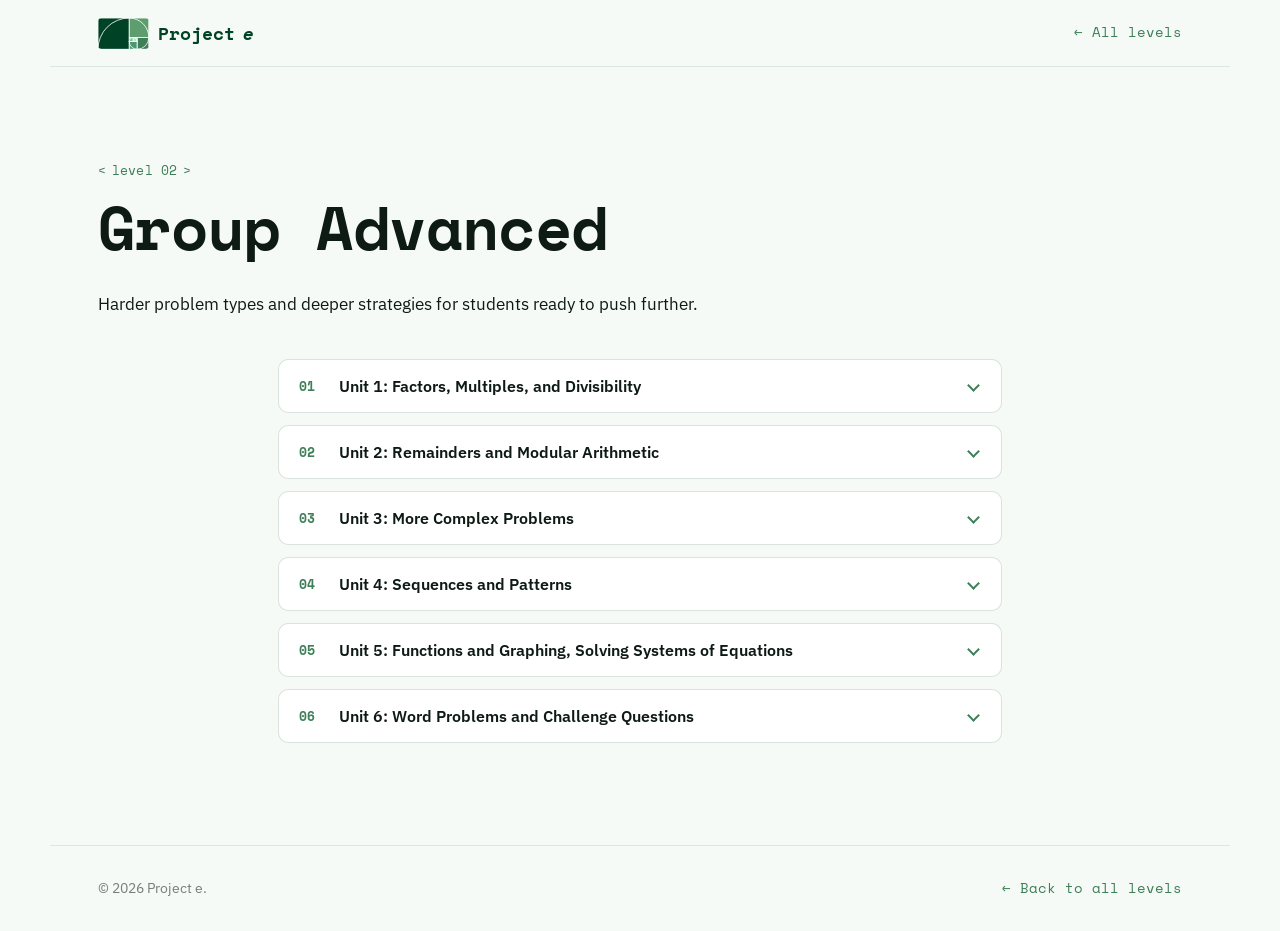
<file: level-advanced.html>
<!DOCTYPE html>
<html lang="en">
<head>
<meta charset="UTF-8">
<meta name="viewport" content="width=device-width, initial-scale=1.0">
<title>Group Advanced units — Project e</title>
<meta name="description" content="Units for Group Advanced — Project e's Math Contest Prep curriculum.">
<link rel="icon" type="image/png" href="images/favicon-32.png">
<style>
/* ==========================================================================
   Project e — Design System
   Built around the golden-ratio spiral in the logo: the squares grow,
   one at a time, the way the program is meant to grow.
   ========================================================================== */

@import url('https://fonts.googleapis.com/css2?family=Space+Mono:wght@400;700&family=IBM+Plex+Sans:wght@400;500;600&display=swap');

:root {
  /* Color — pulled directly from the logo */
  --forest: #004225;
  --sage: #5E9E6E;
  --moss: #3E7E58;
  --mint: #7BBF8C;
  --mint-pale: #E2F2E6;
  --paper: #F6FAF7;
  --ink: #0E1A14;
  --white: #FFFFFF;

  /* Type — Space Mono echoes the logo's <learn continuously> tagline */
  --font-display: 'Space Mono', 'Courier New', monospace;
  --font-body: 'IBM Plex Sans', 'Segoe UI', sans-serif;
  --font-mono: 'Space Mono', 'Courier New', monospace;

  /* Layout */
  --max-width: 1180px;
  --gutter: clamp(1.25rem, 4vw, 3rem);
  --radius: 10px;

  /* Golden-ratio rhythm: used for split layouts (61.8 / 38.2) */
  --phi-major: 61.8%;
  --phi-minor: 38.2%;
}

/* ---------- Reset ---------- */
*, *::before, *::after { box-sizing: border-box; }
html { scroll-behavior: smooth; }
@media (prefers-reduced-motion: reduce) {
  html { scroll-behavior: auto; }
  *, *::before, *::after {
    animation-duration: 0.001ms !important;
    animation-iteration-count: 1 !important;
    transition-duration: 0.001ms !important;
    scroll-behavior: auto !important;
  }
}

body {
  margin: 0;
  font-family: var(--font-body);
  color: var(--ink);
  background: var(--paper);
  line-height: 1.6;
  -webkit-font-smoothing: antialiased;
}

img { max-width: 100%; display: block; }
a { color: inherit; }

h1, h2, h3, h4 {
  font-family: var(--font-display);
  font-weight: 700;
  line-height: 1.12;
  margin: 0 0 0.5em;
  letter-spacing: -0.01em;
}
h1 { font-size: clamp(2.4rem, 5vw, 3.8rem); }
h2 { font-size: clamp(1.8rem, 3.4vw, 2.6rem); }
h3 { font-size: clamp(1.2rem, 2vw, 1.5rem); }
p { margin: 0 0 1em; max-width: 62ch; }

em { font-style: italic; color: var(--moss); }

/* Eyebrow / tag label — echoes the "<learn continuously>" tagline */
.eyebrow {
  display: inline-flex;
  align-items: center;
  gap: 0.4em;
  font-family: var(--font-mono);
  font-size: 0.82rem;
  font-weight: 500;
  letter-spacing: 0.02em;
  color: var(--moss);
  margin-bottom: 0.9em;
}
.eyebrow::before { content: '<'; }
.eyebrow::after { content: '>'; }

/* Visible keyboard focus everywhere */
a:focus-visible, button:focus-visible, input:focus-visible, textarea:focus-visible {
  outline: 3px solid var(--moss);
  outline-offset: 3px;
  border-radius: 4px;
}

/* ---------- Layout helpers ---------- */
.wrap {
  max-width: var(--max-width);
  margin: 0 auto;
  padding: 0 var(--gutter);
}
.section { padding: clamp(3rem, 7vw, 6rem) 0; }
.section--tint { background: var(--mint-pale); }
.section--dark { background: var(--forest); color: var(--paper); }
.section--dark .eyebrow { color: var(--mint); }
.section--dark h2 { color: var(--white); }

.split {
  display: grid;
  grid-template-columns: var(--phi-major) var(--phi-minor);
  gap: clamp(2rem, 5vw, 4rem);
  align-items: center;
}
.split--reverse { grid-template-columns: var(--phi-minor) var(--phi-major); }
.split--reverse > :first-child { order: 2; }
@media (max-width: 800px) {
  .split, .split--reverse { grid-template-columns: 1fr; }
  .split--reverse > :first-child { order: 0; }
}

.grid {
  display: grid;
  gap: clamp(1.25rem, 3vw, 2rem);
}
.grid--3 { grid-template-columns: repeat(3, 1fr); }
.grid--2 { grid-template-columns: repeat(2, 1fr); }
@media (max-width: 800px) {
  .grid--3, .grid--2 { grid-template-columns: 1fr; }
}

/* ---------- Buttons ---------- */
.btn {
  display: inline-flex;
  align-items: center;
  gap: 0.5em;
  font-family: var(--font-body);
  font-weight: 600;
  font-size: 1rem;
  padding: 0.85em 1.6em;
  border-radius: 10px;
  border: 2px solid transparent;
  text-decoration: none;
  cursor: pointer;
  transition: transform 0.15s ease, background 0.15s ease, color 0.15s ease, border-color 0.15s ease;
}
.btn:hover { transform: translateY(-2px); }
.btn-primary { background: var(--forest); color: var(--white); }
.btn-primary:hover { background: var(--moss); }
.btn-ghost { background: transparent; color: var(--forest); border-color: var(--forest); }
.btn-ghost:hover { background: var(--forest); color: var(--white); }
.section--dark .btn-ghost { color: var(--paper); border-color: var(--mint); }
.section--dark .btn-ghost:hover { background: var(--mint); color: var(--forest); }
.section--dark .btn-primary { background: var(--mint); color: var(--forest); }
.section--dark .btn-primary:hover { background: var(--paper); }
.btn-row { display: flex; gap: 1rem; flex-wrap: wrap; margin-top: 1.6rem; }

.center { text-align: center; }
.center p { margin-left: auto; margin-right: auto; }
.center .btn-row { justify-content: center; }
.center .eyebrow { justify-content: center; }

/* ---------- Nav ---------- */
.site-header {
  position: sticky;
  top: 0;
  z-index: 50;
  background: rgba(246, 250, 247, 0.92);
  backdrop-filter: blur(8px);
  border-bottom: 1px solid rgba(0, 66, 37, 0.1);
}
.nav {
  display: flex;
  align-items: center;
  justify-content: space-between;
  padding: 0.9rem var(--gutter);
  max-width: var(--max-width);
  margin: 0 auto;
}
.nav-brand {
  display: flex;
  align-items: center;
  gap: 0.55rem;
  text-decoration: none;
  font-family: var(--font-display);
  font-weight: 700;
  font-size: 1.15rem;
  color: var(--forest);
}
.nav-icon { height: 1.7em; width: auto; flex-shrink: 0; border-radius: 4px; display: block; }
/* the icon's biggest square is the same dark green as the footer —
   give it a light plate so it doesn't disappear into the background */
.site-footer .nav-icon { background: var(--paper); padding: 2px; box-sizing: content-box; border-radius: 3px; }
.nav-brand em { color: inherit; font-style: italic; }
.nav-divider { color: rgba(0,66,37,0.25); font-weight: 400; margin: 0 -0.1rem; }
.site-footer .nav-divider { color: rgba(246,250,247,0.3); }
.nav-tagline {
  font-family: var(--font-mono);
  font-size: 0.7rem;
  font-weight: 400;
  color: var(--moss);
  letter-spacing: 0.01em;
}
@media (max-width: 760px) {
  .nav-divider, .nav-tagline { display: none; }
}

.nav-links {
  display: flex;
  gap: clamp(1rem, 2.5vw, 2.2rem);
  list-style: none;
  margin: 0;
  padding: 0;
  font-weight: 500;
  font-size: 0.96rem;
}
.nav-links a {
  text-decoration: none;
  color: var(--ink);
  padding: 0.4em 0;
  border-bottom: 2px solid transparent;
  transition: border-color 0.15s ease, color 0.15s ease;
}
.nav-links a:hover, .nav-links a[aria-current="page"] {
  color: var(--forest);
  border-color: var(--moss);
}
.nav-cta {
  background: var(--forest);
  color: var(--white) !important;
  padding: 0.55em 1.2em;
  border-radius: 10px;
  border-bottom: none !important;
}
.nav-cta:hover { background: var(--moss); }

.nav-toggle {
  display: none;
  background: none;
  border: none;
  cursor: pointer;
  padding: 0.4rem;
}
.nav-toggle svg { width: 26px; height: 26px; }

@media (max-width: 760px) {
  .nav-toggle { display: block; }
  .nav-links {
    position: absolute;
    top: 100%;
    left: 0;
    right: 0;
    background: var(--paper);
    flex-direction: column;
    gap: 0;
    padding: 0.5rem var(--gutter) 1rem;
    border-bottom: 1px solid rgba(0,66,37,0.1);
    display: none;
  }
  .nav-links.is-open { display: flex; }
  .nav-links li { width: 100%; }
  .nav-links a { display: block; padding: 0.7em 0; }
  .nav-cta { display: inline-block; margin-top: 0.4em; }
}

/* ---------- Cards ---------- */
.card {
  background: var(--white);
  border: 1px solid rgba(0,66,37,0.12);
  border-radius: var(--radius);
  padding: 1.8rem;
}
.card h3 { margin-bottom: 0.5rem; }
.card p:last-child { margin-bottom: 0; }

/* ---------- Spiral roadmap squares (programs page) ---------- */
.roadmap-square {
  border-radius: 6px;
  display: flex;
  flex-direction: column;
  justify-content: flex-end;
  padding: 1.1rem;
  min-height: 140px;
}
a.roadmap-square {
  text-decoration: none;
  cursor: pointer;
  transition: transform 0.15s ease;
}
a.roadmap-square:hover { transform: translateY(-2px); }
.roadmap-square.is-active {
  background: var(--forest);
  color: var(--white);
}
.roadmap-square.is-future {
  background: transparent;
  border: 2px dashed rgba(0,66,37,0.35);
  color: var(--moss);
}
.roadmap-square .status {
  font-family: var(--font-mono);
  font-size: 0.75rem;
  letter-spacing: 0.03em;
  opacity: 0.85;
  margin-bottom: 0.3em;
}
.roadmap-square h3 { margin: 0; font-size: 1.05rem; }
.roadmap-square p { font-size: 0.85rem; margin: 0.5em 0 0; opacity: 0.85; max-width: none; }

/* ---------- Footer ---------- */
.site-footer {
  background: var(--forest);
  color: var(--mint-pale);
  padding: 3rem 0 2rem;
  font-size: 0.95rem;
}
.footer-grid {
  display: grid;
  grid-template-columns: 1.4fr 1fr 1fr;
  gap: 2rem;
  margin-bottom: 2rem;
}
@media (max-width: 700px) {
  .footer-grid { grid-template-columns: 1fr; }
}
.site-footer h4 {
  font-family: var(--font-mono);
  font-size: 0.8rem;
  color: var(--mint);
  text-transform: lowercase;
  margin-bottom: 0.8em;
}
.site-footer a { color: var(--paper); text-decoration: none; }
.site-footer a:hover { color: var(--mint); }
.site-footer ul { list-style: none; padding: 0; margin: 0; display: flex; flex-direction: column; gap: 0.5em; }
.footer-bottom {
  border-top: 1px solid rgba(246,250,247,0.15);
  padding-top: 1.4rem;
  display: flex;
  justify-content: space-between;
  flex-wrap: wrap;
  gap: 0.6rem;
  font-size: 0.85rem;
  color: rgba(246,250,247,0.65);
}

/* ---------- Spiral hero graphic + load animation ---------- */
.spiral-wrap { width: 100%; }
.spiral-svg rect, .spiral-svg path { opacity: 0; }
.spiral-svg.is-revealed rect, .spiral-svg.is-revealed path { opacity: 1; }
.spiral-svg rect {
  transform-origin: center;
  animation: spiral-pop 0.55s cubic-bezier(.2,.9,.3,1.3) forwards;
}
.spiral-svg path { animation: spiral-fade 0.6s ease forwards; animation-delay: 1.1s; }
@keyframes spiral-pop {
  from { opacity: 0; transform: scale(0.6); }
  to { opacity: 1; transform: scale(1); }
}
@keyframes spiral-fade {
  from { opacity: 0; }
  to { opacity: 1; }
}
@media (prefers-reduced-motion: reduce) {
  .spiral-svg rect, .spiral-svg path { opacity: 1 !important; animation: none !important; transform: none !important; }
}

/* ---------- Misc ---------- */
.stat {
  font-family: var(--font-mono);
  font-size: 0.95rem;
  color: var(--moss);
  border-left: 3px solid var(--mint);
  padding-left: 1rem;
}
.quote {
  font-family: var(--font-display);
  font-size: 1.3rem;
  font-weight: 500;
  color: var(--forest);
  line-height: 1.4;
}
.skip-link {
  position: absolute;
  left: -999px;
  top: 0;
  background: var(--forest);
  color: var(--white);
  padding: 0.8em 1.2em;
  z-index: 100;
}
.skip-link:focus { left: 1rem; top: 1rem; }

/* ---------- Curriculum: level cards (curriculum.html) ---------- */
.grid--auto { grid-template-columns: repeat(auto-fit, minmax(230px, 1fr)); }
.level-card { border-top: 5px solid var(--forest); display: flex; flex-direction: column; }
.level-card.level-2 { border-top-color: var(--moss); }
.level-card.level-3 { border-top-color: var(--mint); }
.level-card .level-num {
  font-family: var(--font-mono);
  font-size: 0.78rem;
  color: var(--moss);
  margin-bottom: 0.6em;
}
.level-card .btn-row { margin-top: auto; padding-top: 1.4rem; }

/* ---------- Simple header/footer for level/unit pages ---------- */
.simple-header {
  display: flex;
  align-items: center;
  justify-content: space-between;
  flex-wrap: wrap;
  gap: 1rem;
  padding: 1.1rem var(--gutter);
  max-width: var(--max-width);
  margin: 0 auto;
  border-bottom: 1px solid rgba(0,66,37,0.1);
}
.back-link {
  font-family: var(--font-mono);
  font-size: 0.85rem;
  color: var(--moss);
  text-decoration: none;
}
.back-link:hover { text-decoration: underline; }
.simple-footer {
  padding: 2rem var(--gutter);
  max-width: var(--max-width);
  margin: 0 auto;
  font-size: 0.85rem;
  color: rgba(14,26,20,0.55);
  border-top: 1px solid rgba(0,66,37,0.1);
}

/* ---------- Unit accordion (level-*.html) ---------- */
.unit {
  border: 1px solid rgba(0,66,37,0.15);
  border-radius: 10px;
  margin-bottom: 0.75rem;
  background: var(--white);
  overflow: hidden;
}
.unit-header {
  width: 100%;
  display: flex;
  align-items: center;
  gap: 1rem;
  padding: 1rem 1.25rem;
  background: none;
  border: none;
  text-align: left;
  cursor: pointer;
  font-family: var(--font-body);
  font-size: 1rem;
  font-weight: 600;
  color: var(--ink);
}
.unit-header:hover { background: var(--mint-pale); }
.unit-number {
  font-family: var(--font-mono);
  font-size: 0.82rem;
  color: var(--moss);
  flex-shrink: 0;
  width: 1.8em;
}
.unit-title { flex: 1; }
.unit-chevron {
  width: 9px; height: 9px;
  border-right: 2px solid var(--moss);
  border-bottom: 2px solid var(--moss);
  transform: rotate(45deg);
  transition: transform 0.2s ease;
  flex-shrink: 0;
  margin-right: 0.2rem;
}
.unit.is-open .unit-chevron { transform: rotate(-135deg); }
.unit-body {
  padding: 0 1.25rem 1.25rem;
  border-top: 1px solid rgba(0,66,37,0.1);
}
.unit-notes { margin-top: 1rem; }
.unit-empty { color: rgba(14,26,20,0.5); font-style: italic; margin-top: 1rem; font-size: 0.92rem; }
.unit-video {
  position: relative;
  width: 100%;
  aspect-ratio: 16 / 9;
  margin-top: 1rem;
  border-radius: 6px;
  overflow: hidden;
  background: #04150c;
}
.unit-video iframe { width: 100%; height: 100%; border: 0; display: block; }
.unit-links { display: flex; gap: 0.75rem; margin-top: 1rem; flex-wrap: wrap; }
.unit-links .btn { padding: 0.6em 1.2em; font-size: 0.92rem; }

</style>
</head>
<body>
<a href="#main" class="skip-link">Skip to content</a>

<div class="simple-header">
  <a href="index.html" class="nav-brand">
    <svg class="nav-icon" viewBox="0 0 780 480" xmlns="http://www.w3.org/2000/svg" role="img" aria-label="Project e mark">
        <rect x="0.0" y="0.0" width="480.0" height="480.0" fill="#004225" stroke="#F6FAF7" stroke-width="13"/>
        <rect x="480.0" y="0.0" width="300.0" height="300.0" fill="#5E9E6E" stroke="#F6FAF7" stroke-width="13"/>
        <rect x="600.0" y="300.0" width="180.0" height="180.0" fill="#3E7E58" stroke="#F6FAF7" stroke-width="13"/>
        <rect x="480.0" y="360.0" width="120.0" height="120.0" fill="#4C9570" stroke="#F6FAF7" stroke-width="13"/>
        <rect x="480.0" y="300.0" width="60.0" height="60.0" fill="#7BBF8C" stroke="#F6FAF7" stroke-width="13"/>
        <rect x="540.0" y="300.0" width="60.0" height="60.0" fill="#A8E6CF" stroke="#F6FAF7" stroke-width="13"/>
        <path d="M 0.0 480.0 A 480.0 480.0 0 0 1 480.0 0.0 A 300.0 300.0 0 0 1 780.0 300.0 A 180.0 180.0 0 0 1 600.0 480.0 A 120.0 120.0 0 0 1 480.0 360.0 A 60.0 60.0 0 0 1 540.0 300.0 A 60.0 60.0 0 0 1 600.0 360.0" fill="none" stroke="#F6FAF7" stroke-width="13"/>
      </svg>
    Project <em>e</em>
  </a>
  <a href="curriculum.html" class="back-link">&larr; All levels</a>
</div>

<main id="main">
  <section class="section" style="padding-bottom:1rem;">
    <div class="wrap">
      <p class="eyebrow">level 02</p>
      <h1>Group Advanced</h1>
      <p style="font-size:1.05rem;">Harder problem types and deeper strategies for students ready to push further.</p>
    </div>
  </section>

  <section class="section" style="padding-top:0.5rem;">
    <div class="wrap" style="max-width:820px;">
      <div id="units-container"></div>
    </div>
  </section>
</main>

<footer class="simple-footer">
  <div style="display:flex; justify-content:space-between; flex-wrap:wrap; gap:1rem;">
    <span>&copy; <span data-year></span> Project e.</span>
    <a href="curriculum.html" class="back-link">&larr; Back to all levels</a>
  </div>
</footer>

<script>
// Project e — curriculum unit accordion renderer
//
// You shouldn't need to edit this file. To add/edit units, open the
// level-*.html file you want to change and edit the UNITS array near
// the bottom of that file — this script just turns that data into the
// expandable panels on the page.

function projecteToEmbedUrl(url) {
  if (!url) return null;
  // Recognizes normal YouTube links (watch?v=, youtu.be/, already-embed)
  // and converts them to an embeddable URL automatically.
  const m = url.match(/(?:youtube\.com\/watch\?v=|youtu\.be\/|youtube\.com\/embed\/)([\w-]+)/);
  if (m) return `https://www.youtube.com/embed/${m[1]}`;
  // Anything else (e.g. a Google Drive preview link) is used as-is.
  return url;
}

function renderUnits(units, containerId) {
  const container = document.getElementById(containerId);
  if (!container) return;

  units.forEach((unit, i) => {
    const wrap = document.createElement('div');
    wrap.className = 'unit';

    const header = document.createElement('button');
    header.type = 'button';
    header.className = 'unit-header';
    header.setAttribute('aria-expanded', 'false');
    header.innerHTML = `
      <span class="unit-number">${String(i + 1).padStart(2, '0')}</span>
      <span class="unit-title">${unit.title ? unit.title : 'Untitled unit'}</span>
      <span class="unit-chevron" aria-hidden="true"></span>
    `;

    const body = document.createElement('div');
    body.className = 'unit-body';
    body.hidden = true;

    let bodyHTML = '';
    if (unit.notes) {
      bodyHTML += `<p class="unit-notes">${unit.notes}</p>`;
    }
    const embedUrl = projecteToEmbedUrl(unit.video);
    if (embedUrl) {
      bodyHTML += `<div class="unit-video"><iframe src="${embedUrl}" title="${(unit.title || 'Unit') + ' video'}" frameborder="0" allow="accelerometer; autoplay; clipboard-write; encrypted-media; gyroscope; picture-in-picture" allowfullscreen loading="lazy"></iframe></div>`;
    } else {
      bodyHTML += `<p class="unit-empty">Video coming soon.</p>`;
    }
    bodyHTML += `<div class="unit-links">`;
    if (unit.homework) {
      bodyHTML += `<a href="${unit.homework}" target="_blank" rel="noopener" class="btn btn-ghost">Homework</a>`;
    }
    if (unit.answers) {
      bodyHTML += `<a href="${unit.answers}" target="_blank" rel="noopener" class="btn btn-ghost">Answer key</a>`;
    }
    bodyHTML += `</div>`;
    body.innerHTML = bodyHTML;

    header.addEventListener('click', () => {
      const willOpen = body.hidden;
      body.hidden = !willOpen;
      header.setAttribute('aria-expanded', willOpen ? 'true' : 'false');
      wrap.classList.toggle('is-open', willOpen);
    });

    wrap.appendChild(header);
    wrap.appendChild(body);
    container.appendChild(wrap);
  });
}

</script>
<script>
/* ============================================================
   EDIT YOUR UNITS HERE — Group Advanced
   ------------------------------------------------------------
   Each unit below is one panel on the page. Fields:
     title    — shown on the closed panel, e.g. "Unit 1: Ratios"
     video    — paste a normal YouTube link (youtube.com/watch?v=...
                or youtu.be/...) and it embeds automatically.
                Leave "" if you don't have one yet.
     homework — a link to the homework (Google Doc, Form, PDF...).
                Leave "" to hide that button.
     answers  — a link to the answer key. Leave "" to hide it.
     notes    — optional text shown above the video. Leave "".

   Add a unit: copy one of the { ... } lines below, paste it
   anywhere in the list (before the closing ]), and edit the values.
   Remove a unit: delete its whole { ... }, line.
   Order here = order shown on the page.
   ============================================================ */
const UNITS = [
  {
    title: "Unit 1: Factors, Multiples, and Divisibility",
    video: "",
    homework: "https://drive.google.com/file/d/1FKZrf0mKnuRl9hGGaxL0WhsG1lI6DBbO/view",
    answers: "https://drive.google.com/file/d/1t7OiLTKVEKbbTt21SXXHN56hb4MmYfto/view",
    notes: ""
  },
  {
    title: "Unit 2: Remainders and Modular Arithmetic",
    video: "",
    homework: "https://drive.google.com/file/d/1RiYNkiYSz2NriQJ1SOCirISf_Gz01ihU/view",
    answers: "https://drive.google.com/file/d/1fMXd6oets9_89deDRkEN5LxbsnTjm51D/view",
    notes: ""
  },
  {
    title: "Unit 3: More Complex Problems",
    video: "",
    homework: "https://drive.google.com/file/d/1A5dvHw0Cmuu71UA35dW_lBJzYduPfxNM/view",
    answers: "https://drive.google.com/file/d/1g2loF_5N3jjaLwlDlk21FYH3I-mBdswR/view",
    notes: ""
  },
  {
    title: "Unit 4: Sequences and Patterns",
    video: "",
    homework: "https://drive.google.com/file/d/1S3ApAS_6Prnrg4uIor2cnam89fpsyoKg/view",
    answers: "https://drive.google.com/file/d/1RzL1fRZ4Lg7vjsh_O9YfnTpD-jKY-Bkx/view",
    notes: ""
  },
  {
    title: "Unit 5: Functions and Graphing, Solving Systems of Equations",
    video: "",
    homework: "https://drive.google.com/file/d/1hlHcsOSHlBjpm1FieCazsrPd1deEI2t0/view",
    answers: "https://drive.google.com/file/d/1Undc7VkDxxKup6FHnuWZD6kKp3f1BmAp/view",
    notes: ""
  },
  {
    title: "Unit 6: Word Problems and Challenge Questions",
    video: "",
    homework: "https://drive.google.com/file/d/1ogd0U1_8IDpeM1WKIk2tkqjdzGMHoT0j/view",
    answers: "https://drive.google.com/file/d/1PTwKUX-_S2UWYFvRBDz6wyBG7Bdm_NLy/view",
    notes: ""
  }
];

document.addEventListener('DOMContentLoaded', () => {
  renderUnits(UNITS, 'units-container');
});
</script>
<script>
// Project e — shared site behavior

document.addEventListener('DOMContentLoaded', () => {
  // Mobile nav toggle
  const toggle = document.querySelector('.nav-toggle');
  const links = document.querySelector('.nav-links');
  if (toggle && links) {
    toggle.addEventListener('click', () => {
      const isOpen = links.classList.toggle('is-open');
      toggle.setAttribute('aria-expanded', isOpen ? 'true' : 'false');
    });
    links.querySelectorAll('a').forEach((a) => {
      a.addEventListener('click', () => {
        links.classList.remove('is-open');
        toggle.setAttribute('aria-expanded', 'false');
      });
    });
  }

  // Reveal the hero spiral once, on load (squares "grow in")
  const spiral = document.querySelector('.spiral-svg');
  if (spiral) {
    requestAnimationFrame(() => spiral.classList.add('is-revealed'));
  }

  // Stagger the rect animation delays so squares pop in one-by-one,
  // largest (founding program) to smallest (future subjects) —
  // mirrors how Project e itself grows.
  const rects = document.querySelectorAll('.spiral-svg rect');
  rects.forEach((r, i) => {
    r.style.animationDelay = `${i * 0.12}s`;
  });

  // Set current year in footer
  document.querySelectorAll('[data-year]').forEach((el) => {
    el.textContent = new Date().getFullYear();
  });
});

</script>
</body>
</html>
</file>
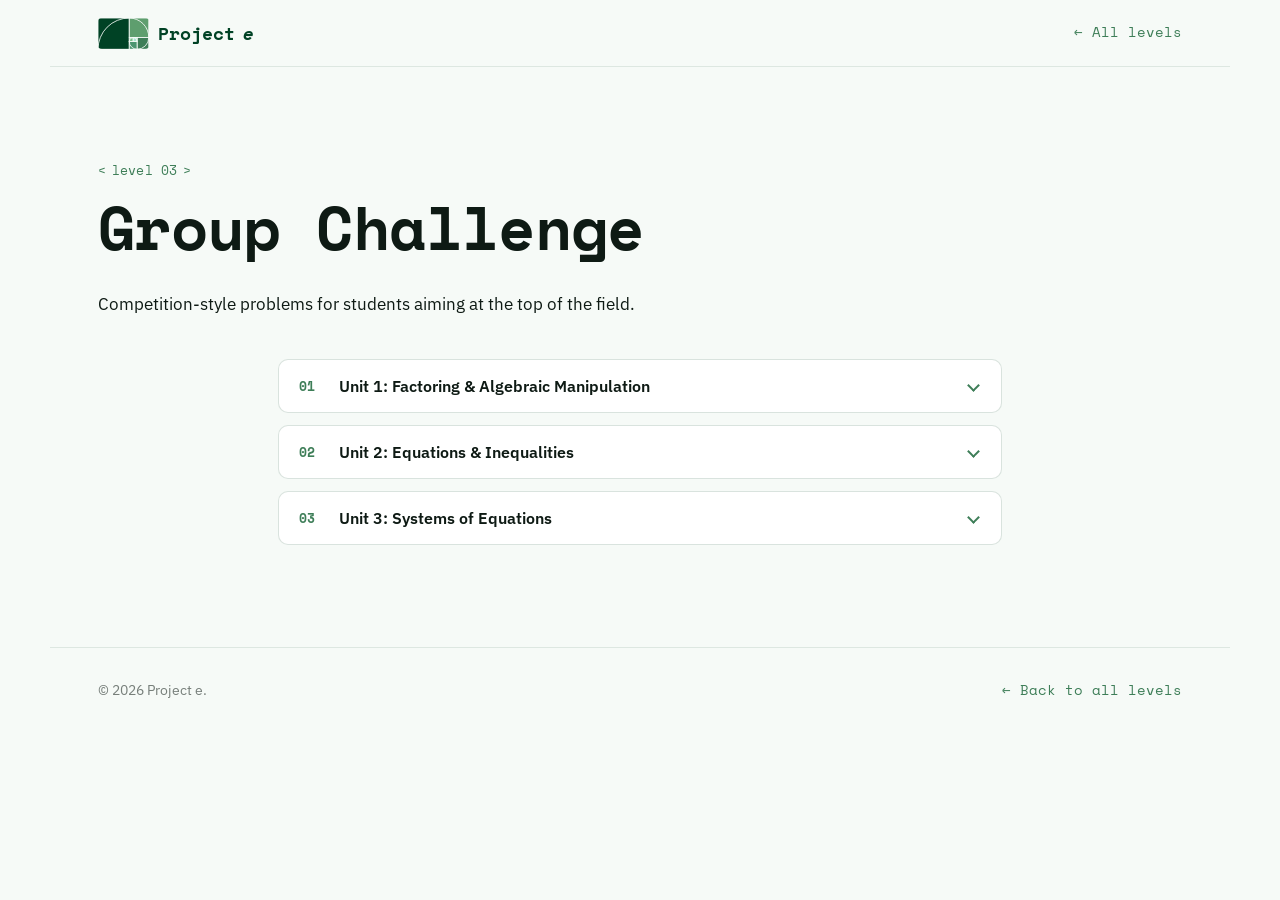
<file: level-challenge.html>
<!DOCTYPE html>
<html lang="en">
<head>
<meta charset="UTF-8">
<meta name="viewport" content="width=device-width, initial-scale=1.0">
<title>Group Challenge units — Project e</title>
<meta name="description" content="Units for Group Challenge — Project e's Math Contest Prep curriculum.">
<link rel="icon" type="image/png" href="images/favicon-32.png">
<style>
/* ==========================================================================
   Project e — Design System
   Built around the golden-ratio spiral in the logo: the squares grow,
   one at a time, the way the program is meant to grow.
   ========================================================================== */

@import url('https://fonts.googleapis.com/css2?family=Space+Mono:wght@400;700&family=IBM+Plex+Sans:wght@400;500;600&display=swap');

:root {
  /* Color — pulled directly from the logo */
  --forest: #004225;
  --sage: #5E9E6E;
  --moss: #3E7E58;
  --mint: #7BBF8C;
  --mint-pale: #E2F2E6;
  --paper: #F6FAF7;
  --ink: #0E1A14;
  --white: #FFFFFF;

  /* Type — Space Mono echoes the logo's <learn continuously> tagline */
  --font-display: 'Space Mono', 'Courier New', monospace;
  --font-body: 'IBM Plex Sans', 'Segoe UI', sans-serif;
  --font-mono: 'Space Mono', 'Courier New', monospace;

  /* Layout */
  --max-width: 1180px;
  --gutter: clamp(1.25rem, 4vw, 3rem);
  --radius: 10px;

  /* Golden-ratio rhythm: used for split layouts (61.8 / 38.2) */
  --phi-major: 61.8%;
  --phi-minor: 38.2%;
}

/* ---------- Reset ---------- */
*, *::before, *::after { box-sizing: border-box; }
html { scroll-behavior: smooth; }
@media (prefers-reduced-motion: reduce) {
  html { scroll-behavior: auto; }
  *, *::before, *::after {
    animation-duration: 0.001ms !important;
    animation-iteration-count: 1 !important;
    transition-duration: 0.001ms !important;
    scroll-behavior: auto !important;
  }
}

body {
  margin: 0;
  font-family: var(--font-body);
  color: var(--ink);
  background: var(--paper);
  line-height: 1.6;
  -webkit-font-smoothing: antialiased;
}

img { max-width: 100%; display: block; }
a { color: inherit; }

h1, h2, h3, h4 {
  font-family: var(--font-display);
  font-weight: 700;
  line-height: 1.12;
  margin: 0 0 0.5em;
  letter-spacing: -0.01em;
}
h1 { font-size: clamp(2.4rem, 5vw, 3.8rem); }
h2 { font-size: clamp(1.8rem, 3.4vw, 2.6rem); }
h3 { font-size: clamp(1.2rem, 2vw, 1.5rem); }
p { margin: 0 0 1em; max-width: 62ch; }

em { font-style: italic; color: var(--moss); }

/* Eyebrow / tag label — echoes the "<learn continuously>" tagline */
.eyebrow {
  display: inline-flex;
  align-items: center;
  gap: 0.4em;
  font-family: var(--font-mono);
  font-size: 0.82rem;
  font-weight: 500;
  letter-spacing: 0.02em;
  color: var(--moss);
  margin-bottom: 0.9em;
}
.eyebrow::before { content: '<'; }
.eyebrow::after { content: '>'; }

/* Visible keyboard focus everywhere */
a:focus-visible, button:focus-visible, input:focus-visible, textarea:focus-visible {
  outline: 3px solid var(--moss);
  outline-offset: 3px;
  border-radius: 4px;
}

/* ---------- Layout helpers ---------- */
.wrap {
  max-width: var(--max-width);
  margin: 0 auto;
  padding: 0 var(--gutter);
}
.section { padding: clamp(3rem, 7vw, 6rem) 0; }
.section--tint { background: var(--mint-pale); }
.section--dark { background: var(--forest); color: var(--paper); }
.section--dark .eyebrow { color: var(--mint); }
.section--dark h2 { color: var(--white); }

.split {
  display: grid;
  grid-template-columns: var(--phi-major) var(--phi-minor);
  gap: clamp(2rem, 5vw, 4rem);
  align-items: center;
}
.split--reverse { grid-template-columns: var(--phi-minor) var(--phi-major); }
.split--reverse > :first-child { order: 2; }
@media (max-width: 800px) {
  .split, .split--reverse { grid-template-columns: 1fr; }
  .split--reverse > :first-child { order: 0; }
}

.grid {
  display: grid;
  gap: clamp(1.25rem, 3vw, 2rem);
}
.grid--3 { grid-template-columns: repeat(3, 1fr); }
.grid--2 { grid-template-columns: repeat(2, 1fr); }
@media (max-width: 800px) {
  .grid--3, .grid--2 { grid-template-columns: 1fr; }
}

/* ---------- Buttons ---------- */
.btn {
  display: inline-flex;
  align-items: center;
  gap: 0.5em;
  font-family: var(--font-body);
  font-weight: 600;
  font-size: 1rem;
  padding: 0.85em 1.6em;
  border-radius: 10px;
  border: 2px solid transparent;
  text-decoration: none;
  cursor: pointer;
  transition: transform 0.15s ease, background 0.15s ease, color 0.15s ease, border-color 0.15s ease;
}
.btn:hover { transform: translateY(-2px); }
.btn-primary { background: var(--forest); color: var(--white); }
.btn-primary:hover { background: var(--moss); }
.btn-ghost { background: transparent; color: var(--forest); border-color: var(--forest); }
.btn-ghost:hover { background: var(--forest); color: var(--white); }
.section--dark .btn-ghost { color: var(--paper); border-color: var(--mint); }
.section--dark .btn-ghost:hover { background: var(--mint); color: var(--forest); }
.section--dark .btn-primary { background: var(--mint); color: var(--forest); }
.section--dark .btn-primary:hover { background: var(--paper); }
.btn-row { display: flex; gap: 1rem; flex-wrap: wrap; margin-top: 1.6rem; }

.center { text-align: center; }
.center p { margin-left: auto; margin-right: auto; }
.center .btn-row { justify-content: center; }
.center .eyebrow { justify-content: center; }

/* ---------- Nav ---------- */
.site-header {
  position: sticky;
  top: 0;
  z-index: 50;
  background: rgba(246, 250, 247, 0.92);
  backdrop-filter: blur(8px);
  border-bottom: 1px solid rgba(0, 66, 37, 0.1);
}
.nav {
  display: flex;
  align-items: center;
  justify-content: space-between;
  padding: 0.9rem var(--gutter);
  max-width: var(--max-width);
  margin: 0 auto;
}
.nav-brand {
  display: flex;
  align-items: center;
  gap: 0.55rem;
  text-decoration: none;
  font-family: var(--font-display);
  font-weight: 700;
  font-size: 1.15rem;
  color: var(--forest);
}
.nav-icon { height: 1.7em; width: auto; flex-shrink: 0; border-radius: 4px; display: block; }
/* the icon's biggest square is the same dark green as the footer —
   give it a light plate so it doesn't disappear into the background */
.site-footer .nav-icon { background: var(--paper); padding: 2px; box-sizing: content-box; border-radius: 3px; }
.nav-brand em { color: inherit; font-style: italic; }
.nav-divider { color: rgba(0,66,37,0.25); font-weight: 400; margin: 0 -0.1rem; }
.site-footer .nav-divider { color: rgba(246,250,247,0.3); }
.nav-tagline {
  font-family: var(--font-mono);
  font-size: 0.7rem;
  font-weight: 400;
  color: var(--moss);
  letter-spacing: 0.01em;
}
@media (max-width: 760px) {
  .nav-divider, .nav-tagline { display: none; }
}

.nav-links {
  display: flex;
  gap: clamp(1rem, 2.5vw, 2.2rem);
  list-style: none;
  margin: 0;
  padding: 0;
  font-weight: 500;
  font-size: 0.96rem;
}
.nav-links a {
  text-decoration: none;
  color: var(--ink);
  padding: 0.4em 0;
  border-bottom: 2px solid transparent;
  transition: border-color 0.15s ease, color 0.15s ease;
}
.nav-links a:hover, .nav-links a[aria-current="page"] {
  color: var(--forest);
  border-color: var(--moss);
}
.nav-cta {
  background: var(--forest);
  color: var(--white) !important;
  padding: 0.55em 1.2em;
  border-radius: 10px;
  border-bottom: none !important;
}
.nav-cta:hover { background: var(--moss); }

.nav-toggle {
  display: none;
  background: none;
  border: none;
  cursor: pointer;
  padding: 0.4rem;
}
.nav-toggle svg { width: 26px; height: 26px; }

@media (max-width: 760px) {
  .nav-toggle { display: block; }
  .nav-links {
    position: absolute;
    top: 100%;
    left: 0;
    right: 0;
    background: var(--paper);
    flex-direction: column;
    gap: 0;
    padding: 0.5rem var(--gutter) 1rem;
    border-bottom: 1px solid rgba(0,66,37,0.1);
    display: none;
  }
  .nav-links.is-open { display: flex; }
  .nav-links li { width: 100%; }
  .nav-links a { display: block; padding: 0.7em 0; }
  .nav-cta { display: inline-block; margin-top: 0.4em; }
}

/* ---------- Cards ---------- */
.card {
  background: var(--white);
  border: 1px solid rgba(0,66,37,0.12);
  border-radius: var(--radius);
  padding: 1.8rem;
}
.card h3 { margin-bottom: 0.5rem; }
.card p:last-child { margin-bottom: 0; }

/* ---------- Spiral roadmap squares (programs page) ---------- */
.roadmap-square {
  border-radius: 6px;
  display: flex;
  flex-direction: column;
  justify-content: flex-end;
  padding: 1.1rem;
  min-height: 140px;
}
a.roadmap-square {
  text-decoration: none;
  cursor: pointer;
  transition: transform 0.15s ease;
}
a.roadmap-square:hover { transform: translateY(-2px); }
.roadmap-square.is-active {
  background: var(--forest);
  color: var(--white);
}
.roadmap-square.is-future {
  background: transparent;
  border: 2px dashed rgba(0,66,37,0.35);
  color: var(--moss);
}
.roadmap-square .status {
  font-family: var(--font-mono);
  font-size: 0.75rem;
  letter-spacing: 0.03em;
  opacity: 0.85;
  margin-bottom: 0.3em;
}
.roadmap-square h3 { margin: 0; font-size: 1.05rem; }
.roadmap-square p { font-size: 0.85rem; margin: 0.5em 0 0; opacity: 0.85; max-width: none; }

/* ---------- Footer ---------- */
.site-footer {
  background: var(--forest);
  color: var(--mint-pale);
  padding: 3rem 0 2rem;
  font-size: 0.95rem;
}
.footer-grid {
  display: grid;
  grid-template-columns: 1.4fr 1fr 1fr;
  gap: 2rem;
  margin-bottom: 2rem;
}
@media (max-width: 700px) {
  .footer-grid { grid-template-columns: 1fr; }
}
.site-footer h4 {
  font-family: var(--font-mono);
  font-size: 0.8rem;
  color: var(--mint);
  text-transform: lowercase;
  margin-bottom: 0.8em;
}
.site-footer a { color: var(--paper); text-decoration: none; }
.site-footer a:hover { color: var(--mint); }
.site-footer ul { list-style: none; padding: 0; margin: 0; display: flex; flex-direction: column; gap: 0.5em; }
.footer-bottom {
  border-top: 1px solid rgba(246,250,247,0.15);
  padding-top: 1.4rem;
  display: flex;
  justify-content: space-between;
  flex-wrap: wrap;
  gap: 0.6rem;
  font-size: 0.85rem;
  color: rgba(246,250,247,0.65);
}

/* ---------- Spiral hero graphic + load animation ---------- */
.spiral-wrap { width: 100%; }
.spiral-svg rect, .spiral-svg path { opacity: 0; }
.spiral-svg.is-revealed rect, .spiral-svg.is-revealed path { opacity: 1; }
.spiral-svg rect {
  transform-origin: center;
  animation: spiral-pop 0.55s cubic-bezier(.2,.9,.3,1.3) forwards;
}
.spiral-svg path { animation: spiral-fade 0.6s ease forwards; animation-delay: 1.1s; }
@keyframes spiral-pop {
  from { opacity: 0; transform: scale(0.6); }
  to { opacity: 1; transform: scale(1); }
}
@keyframes spiral-fade {
  from { opacity: 0; }
  to { opacity: 1; }
}
@media (prefers-reduced-motion: reduce) {
  .spiral-svg rect, .spiral-svg path { opacity: 1 !important; animation: none !important; transform: none !important; }
}

/* ---------- Misc ---------- */
.stat {
  font-family: var(--font-mono);
  font-size: 0.95rem;
  color: var(--moss);
  border-left: 3px solid var(--mint);
  padding-left: 1rem;
}
.quote {
  font-family: var(--font-display);
  font-size: 1.3rem;
  font-weight: 500;
  color: var(--forest);
  line-height: 1.4;
}
.skip-link {
  position: absolute;
  left: -999px;
  top: 0;
  background: var(--forest);
  color: var(--white);
  padding: 0.8em 1.2em;
  z-index: 100;
}
.skip-link:focus { left: 1rem; top: 1rem; }

/* ---------- Curriculum: level cards (curriculum.html) ---------- */
.grid--auto { grid-template-columns: repeat(auto-fit, minmax(230px, 1fr)); }
.level-card { border-top: 5px solid var(--forest); display: flex; flex-direction: column; }
.level-card.level-2 { border-top-color: var(--moss); }
.level-card.level-3 { border-top-color: var(--mint); }
.level-card .level-num {
  font-family: var(--font-mono);
  font-size: 0.78rem;
  color: var(--moss);
  margin-bottom: 0.6em;
}
.level-card .btn-row { margin-top: auto; padding-top: 1.4rem; }

/* ---------- Simple header/footer for level/unit pages ---------- */
.simple-header {
  display: flex;
  align-items: center;
  justify-content: space-between;
  flex-wrap: wrap;
  gap: 1rem;
  padding: 1.1rem var(--gutter);
  max-width: var(--max-width);
  margin: 0 auto;
  border-bottom: 1px solid rgba(0,66,37,0.1);
}
.back-link {
  font-family: var(--font-mono);
  font-size: 0.85rem;
  color: var(--moss);
  text-decoration: none;
}
.back-link:hover { text-decoration: underline; }
.simple-footer {
  padding: 2rem var(--gutter);
  max-width: var(--max-width);
  margin: 0 auto;
  font-size: 0.85rem;
  color: rgba(14,26,20,0.55);
  border-top: 1px solid rgba(0,66,37,0.1);
}

/* ---------- Unit accordion (level-*.html) ---------- */
.unit {
  border: 1px solid rgba(0,66,37,0.15);
  border-radius: 10px;
  margin-bottom: 0.75rem;
  background: var(--white);
  overflow: hidden;
}
.unit-header {
  width: 100%;
  display: flex;
  align-items: center;
  gap: 1rem;
  padding: 1rem 1.25rem;
  background: none;
  border: none;
  text-align: left;
  cursor: pointer;
  font-family: var(--font-body);
  font-size: 1rem;
  font-weight: 600;
  color: var(--ink);
}
.unit-header:hover { background: var(--mint-pale); }
.unit-number {
  font-family: var(--font-mono);
  font-size: 0.82rem;
  color: var(--moss);
  flex-shrink: 0;
  width: 1.8em;
}
.unit-title { flex: 1; }
.unit-chevron {
  width: 9px; height: 9px;
  border-right: 2px solid var(--moss);
  border-bottom: 2px solid var(--moss);
  transform: rotate(45deg);
  transition: transform 0.2s ease;
  flex-shrink: 0;
  margin-right: 0.2rem;
}
.unit.is-open .unit-chevron { transform: rotate(-135deg); }
.unit-body {
  padding: 0 1.25rem 1.25rem;
  border-top: 1px solid rgba(0,66,37,0.1);
}
.unit-notes { margin-top: 1rem; }
.unit-empty { color: rgba(14,26,20,0.5); font-style: italic; margin-top: 1rem; font-size: 0.92rem; }
.unit-video {
  position: relative;
  width: 100%;
  aspect-ratio: 16 / 9;
  margin-top: 1rem;
  border-radius: 6px;
  overflow: hidden;
  background: #04150c;
}
.unit-video iframe { width: 100%; height: 100%; border: 0; display: block; }
.unit-links { display: flex; gap: 0.75rem; margin-top: 1rem; flex-wrap: wrap; }
.unit-links .btn { padding: 0.6em 1.2em; font-size: 0.92rem; }

</style>
</head>
<body>
<a href="#main" class="skip-link">Skip to content</a>

<div class="simple-header">
  <a href="index.html" class="nav-brand">
    <svg class="nav-icon" viewBox="0 0 780 480" xmlns="http://www.w3.org/2000/svg" role="img" aria-label="Project e mark">
        <rect x="0.0" y="0.0" width="480.0" height="480.0" fill="#004225" stroke="#F6FAF7" stroke-width="13"/>
        <rect x="480.0" y="0.0" width="300.0" height="300.0" fill="#5E9E6E" stroke="#F6FAF7" stroke-width="13"/>
        <rect x="600.0" y="300.0" width="180.0" height="180.0" fill="#3E7E58" stroke="#F6FAF7" stroke-width="13"/>
        <rect x="480.0" y="360.0" width="120.0" height="120.0" fill="#4C9570" stroke="#F6FAF7" stroke-width="13"/>
        <rect x="480.0" y="300.0" width="60.0" height="60.0" fill="#7BBF8C" stroke="#F6FAF7" stroke-width="13"/>
        <rect x="540.0" y="300.0" width="60.0" height="60.0" fill="#A8E6CF" stroke="#F6FAF7" stroke-width="13"/>
        <path d="M 0.0 480.0 A 480.0 480.0 0 0 1 480.0 0.0 A 300.0 300.0 0 0 1 780.0 300.0 A 180.0 180.0 0 0 1 600.0 480.0 A 120.0 120.0 0 0 1 480.0 360.0 A 60.0 60.0 0 0 1 540.0 300.0 A 60.0 60.0 0 0 1 600.0 360.0" fill="none" stroke="#F6FAF7" stroke-width="13"/>
      </svg>
    Project <em>e</em>
  </a>
  <a href="curriculum.html" class="back-link">&larr; All levels</a>
</div>

<main id="main">
  <section class="section" style="padding-bottom:1rem;">
    <div class="wrap">
      <p class="eyebrow">level 03</p>
      <h1>Group Challenge</h1>
      <p style="font-size:1.05rem;">Competition-style problems for students aiming at the top of the field.</p>
    </div>
  </section>

  <section class="section" style="padding-top:0.5rem;">
    <div class="wrap" style="max-width:820px;">
      <div id="units-container"></div>
    </div>
  </section>
</main>

<footer class="simple-footer">
  <div style="display:flex; justify-content:space-between; flex-wrap:wrap; gap:1rem;">
    <span>&copy; <span data-year></span> Project e.</span>
    <a href="curriculum.html" class="back-link">&larr; Back to all levels</a>
  </div>
</footer>

<script>
// Project e — curriculum unit accordion renderer
//
// You shouldn't need to edit this file. To add/edit units, open the
// level-*.html file you want to change and edit the UNITS array near
// the bottom of that file — this script just turns that data into the
// expandable panels on the page.

function projecteToEmbedUrl(url) {
  if (!url) return null;
  // Recognizes normal YouTube links (watch?v=, youtu.be/, already-embed)
  // and converts them to an embeddable URL automatically.
  const m = url.match(/(?:youtube\.com\/watch\?v=|youtu\.be\/|youtube\.com\/embed\/)([\w-]+)/);
  if (m) return `https://www.youtube.com/embed/${m[1]}`;
  // Anything else (e.g. a Google Drive preview link) is used as-is.
  return url;
}

function renderUnits(units, containerId) {
  const container = document.getElementById(containerId);
  if (!container) return;

  units.forEach((unit, i) => {
    const wrap = document.createElement('div');
    wrap.className = 'unit';

    const header = document.createElement('button');
    header.type = 'button';
    header.className = 'unit-header';
    header.setAttribute('aria-expanded', 'false');
    header.innerHTML = `
      <span class="unit-number">${String(i + 1).padStart(2, '0')}</span>
      <span class="unit-title">${unit.title ? unit.title : 'Untitled unit'}</span>
      <span class="unit-chevron" aria-hidden="true"></span>
    `;

    const body = document.createElement('div');
    body.className = 'unit-body';
    body.hidden = true;

    let bodyHTML = '';
    if (unit.notes) {
      bodyHTML += `<p class="unit-notes">${unit.notes}</p>`;
    }
    const embedUrl = projecteToEmbedUrl(unit.video);
    if (embedUrl) {
      bodyHTML += `<div class="unit-video"><iframe src="${embedUrl}" title="${(unit.title || 'Unit') + ' video'}" frameborder="0" allow="accelerometer; autoplay; clipboard-write; encrypted-media; gyroscope; picture-in-picture" allowfullscreen loading="lazy"></iframe></div>`;
    } else {
      bodyHTML += `<p class="unit-empty">Video coming soon.</p>`;
    }
    bodyHTML += `<div class="unit-links">`;
    if (unit.homework) {
      bodyHTML += `<a href="${unit.homework}" target="_blank" rel="noopener" class="btn btn-ghost">Homework</a>`;
    }
    if (unit.answers) {
      bodyHTML += `<a href="${unit.answers}" target="_blank" rel="noopener" class="btn btn-ghost">Answer key</a>`;
    }
    bodyHTML += `</div>`;
    body.innerHTML = bodyHTML;

    header.addEventListener('click', () => {
      const willOpen = body.hidden;
      body.hidden = !willOpen;
      header.setAttribute('aria-expanded', willOpen ? 'true' : 'false');
      wrap.classList.toggle('is-open', willOpen);
    });

    wrap.appendChild(header);
    wrap.appendChild(body);
    container.appendChild(wrap);
  });
}

</script>
<script>
/* ============================================================
   EDIT YOUR UNITS HERE — Group Challenge
   ------------------------------------------------------------
   Each unit below is one panel on the page. Fields:
     title    — shown on the closed panel, e.g. "Unit 1: Ratios"
     video    — paste a normal YouTube link (youtube.com/watch?v=...
                or youtu.be/...) and it embeds automatically.
                Leave "" if you don't have one yet.
     homework — a link to the homework (Google Doc, Form, PDF...).
                Leave "" to hide that button.
     answers  — a link to the answer key. Leave "" to hide it.
     notes    — optional text shown above the video. Leave "".

   Add a unit: copy one of the { ... } lines below, paste it
   anywhere in the list (before the closing ]), and edit the values.
   Remove a unit: delete its whole { ... }, line.
   Order here = order shown on the page.
   ============================================================ */
const UNITS = [
  {
    title: "Unit 1: Factoring & Algebraic Manipulation",
    video: "",
    homework: "https://drive.google.com/file/d/1pv7d6KxzkDl2jUlFjufwoefW2qKKFmrO/view",
    answers: "https://drive.google.com/file/d/1pLckqI_9l4mq1dUadDTEmenKF41XE2bt/view",
    notes: ""
  },
  {
    title: "Unit 2: Equations & Inequalities",
    video: "",
    homework: "https://drive.google.com/file/d/1esD6fFXceXC49GVfn8GmXGFKbZvEHwi0/view",
    answers: "https://drive.google.com/file/d/1cFOav2RtWmLOITR0IMyBhA5lnvCq9QT0/view",
    notes: ""
  },
  {
    title: "Unit 3: Systems of Equations",
    video: "",
    homework: "https://drive.google.com/file/d/1TbZnJ_sMZ5AvdzkeTy6ldU4VaXyFrLuh/view",
    answers: "",
    notes: ""
  }
];

document.addEventListener('DOMContentLoaded', () => {
  renderUnits(UNITS, 'units-container');
});
</script>
<script>
// Project e — shared site behavior

document.addEventListener('DOMContentLoaded', () => {
  // Mobile nav toggle
  const toggle = document.querySelector('.nav-toggle');
  const links = document.querySelector('.nav-links');
  if (toggle && links) {
    toggle.addEventListener('click', () => {
      const isOpen = links.classList.toggle('is-open');
      toggle.setAttribute('aria-expanded', isOpen ? 'true' : 'false');
    });
    links.querySelectorAll('a').forEach((a) => {
      a.addEventListener('click', () => {
        links.classList.remove('is-open');
        toggle.setAttribute('aria-expanded', 'false');
      });
    });
  }

  // Reveal the hero spiral once, on load (squares "grow in")
  const spiral = document.querySelector('.spiral-svg');
  if (spiral) {
    requestAnimationFrame(() => spiral.classList.add('is-revealed'));
  }

  // Stagger the rect animation delays so squares pop in one-by-one,
  // largest (founding program) to smallest (future subjects) —
  // mirrors how Project e itself grows.
  const rects = document.querySelectorAll('.spiral-svg rect');
  rects.forEach((r, i) => {
    r.style.animationDelay = `${i * 0.12}s`;
  });

  // Set current year in footer
  document.querySelectorAll('[data-year]').forEach((el) => {
    el.textContent = new Date().getFullYear();
  });
});

</script>
</body>
</html>
</file>
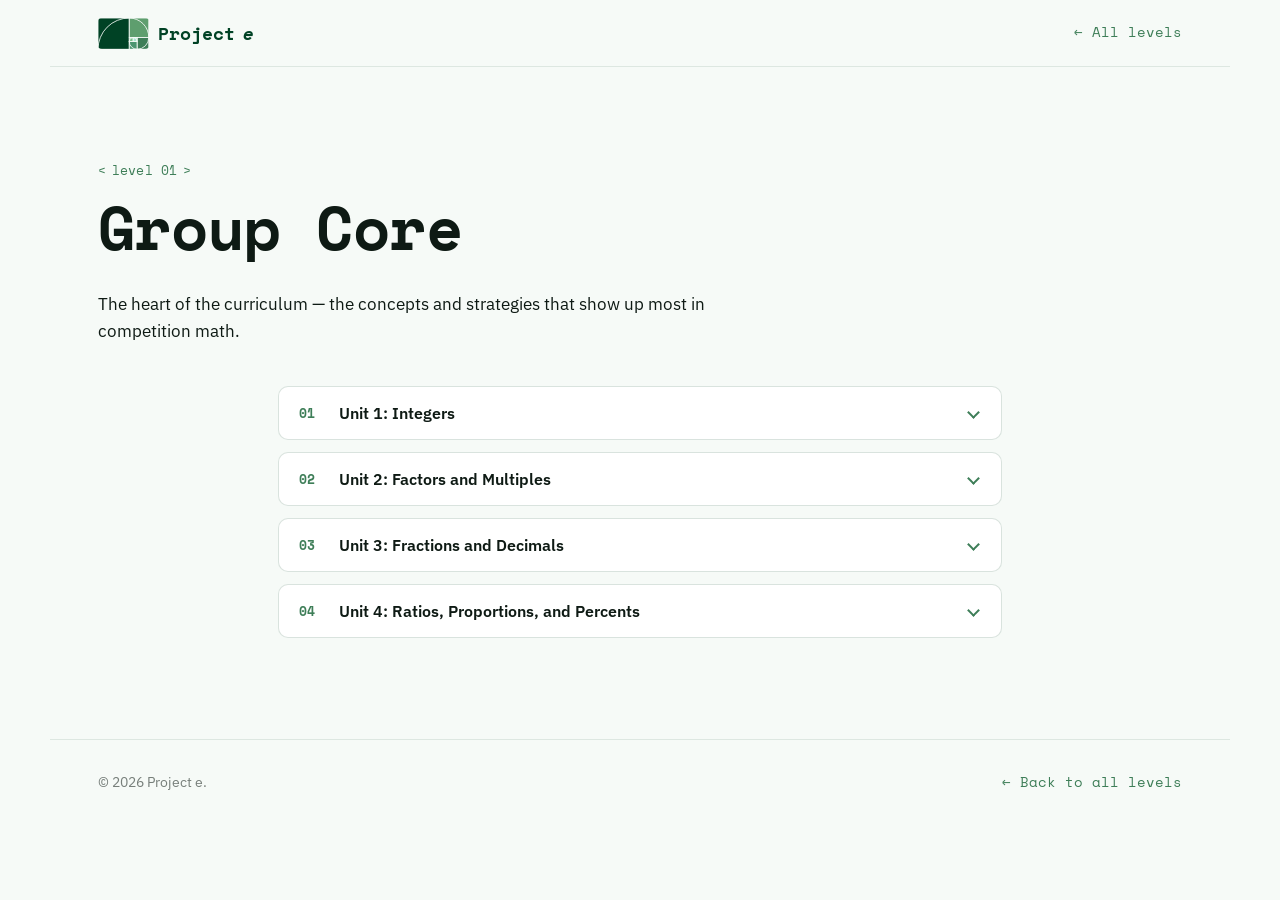
<file: level-core.html>
<!DOCTYPE html>
<html lang="en">
<head>
<meta charset="UTF-8">
<meta name="viewport" content="width=device-width, initial-scale=1.0">
<title>Group Core units — Project e</title>
<meta name="description" content="Units for Group Core — Project e's Math Contest Prep curriculum.">
<link rel="icon" type="image/png" href="images/favicon-32.png">
<style>
/* ==========================================================================
   Project e — Design System
   Built around the golden-ratio spiral in the logo: the squares grow,
   one at a time, the way the program is meant to grow.
   ========================================================================== */

@import url('https://fonts.googleapis.com/css2?family=Space+Mono:wght@400;700&family=IBM+Plex+Sans:wght@400;500;600&display=swap');

:root {
  /* Color — pulled directly from the logo */
  --forest: #004225;
  --sage: #5E9E6E;
  --moss: #3E7E58;
  --mint: #7BBF8C;
  --mint-pale: #E2F2E6;
  --paper: #F6FAF7;
  --ink: #0E1A14;
  --white: #FFFFFF;

  /* Type — Space Mono echoes the logo's <learn continuously> tagline */
  --font-display: 'Space Mono', 'Courier New', monospace;
  --font-body: 'IBM Plex Sans', 'Segoe UI', sans-serif;
  --font-mono: 'Space Mono', 'Courier New', monospace;

  /* Layout */
  --max-width: 1180px;
  --gutter: clamp(1.25rem, 4vw, 3rem);
  --radius: 10px;

  /* Golden-ratio rhythm: used for split layouts (61.8 / 38.2) */
  --phi-major: 61.8%;
  --phi-minor: 38.2%;
}

/* ---------- Reset ---------- */
*, *::before, *::after { box-sizing: border-box; }
html { scroll-behavior: smooth; }
@media (prefers-reduced-motion: reduce) {
  html { scroll-behavior: auto; }
  *, *::before, *::after {
    animation-duration: 0.001ms !important;
    animation-iteration-count: 1 !important;
    transition-duration: 0.001ms !important;
    scroll-behavior: auto !important;
  }
}

body {
  margin: 0;
  font-family: var(--font-body);
  color: var(--ink);
  background: var(--paper);
  line-height: 1.6;
  -webkit-font-smoothing: antialiased;
}

img { max-width: 100%; display: block; }
a { color: inherit; }

h1, h2, h3, h4 {
  font-family: var(--font-display);
  font-weight: 700;
  line-height: 1.12;
  margin: 0 0 0.5em;
  letter-spacing: -0.01em;
}
h1 { font-size: clamp(2.4rem, 5vw, 3.8rem); }
h2 { font-size: clamp(1.8rem, 3.4vw, 2.6rem); }
h3 { font-size: clamp(1.2rem, 2vw, 1.5rem); }
p { margin: 0 0 1em; max-width: 62ch; }

em { font-style: italic; color: var(--moss); }

/* Eyebrow / tag label — echoes the "<learn continuously>" tagline */
.eyebrow {
  display: inline-flex;
  align-items: center;
  gap: 0.4em;
  font-family: var(--font-mono);
  font-size: 0.82rem;
  font-weight: 500;
  letter-spacing: 0.02em;
  color: var(--moss);
  margin-bottom: 0.9em;
}
.eyebrow::before { content: '<'; }
.eyebrow::after { content: '>'; }

/* Visible keyboard focus everywhere */
a:focus-visible, button:focus-visible, input:focus-visible, textarea:focus-visible {
  outline: 3px solid var(--moss);
  outline-offset: 3px;
  border-radius: 4px;
}

/* ---------- Layout helpers ---------- */
.wrap {
  max-width: var(--max-width);
  margin: 0 auto;
  padding: 0 var(--gutter);
}
.section { padding: clamp(3rem, 7vw, 6rem) 0; }
.section--tint { background: var(--mint-pale); }
.section--dark { background: var(--forest); color: var(--paper); }
.section--dark .eyebrow { color: var(--mint); }
.section--dark h2 { color: var(--white); }

.split {
  display: grid;
  grid-template-columns: var(--phi-major) var(--phi-minor);
  gap: clamp(2rem, 5vw, 4rem);
  align-items: center;
}
.split--reverse { grid-template-columns: var(--phi-minor) var(--phi-major); }
.split--reverse > :first-child { order: 2; }
@media (max-width: 800px) {
  .split, .split--reverse { grid-template-columns: 1fr; }
  .split--reverse > :first-child { order: 0; }
}

.grid {
  display: grid;
  gap: clamp(1.25rem, 3vw, 2rem);
}
.grid--3 { grid-template-columns: repeat(3, 1fr); }
.grid--2 { grid-template-columns: repeat(2, 1fr); }
@media (max-width: 800px) {
  .grid--3, .grid--2 { grid-template-columns: 1fr; }
}

/* ---------- Buttons ---------- */
.btn {
  display: inline-flex;
  align-items: center;
  gap: 0.5em;
  font-family: var(--font-body);
  font-weight: 600;
  font-size: 1rem;
  padding: 0.85em 1.6em;
  border-radius: 10px;
  border: 2px solid transparent;
  text-decoration: none;
  cursor: pointer;
  transition: transform 0.15s ease, background 0.15s ease, color 0.15s ease, border-color 0.15s ease;
}
.btn:hover { transform: translateY(-2px); }
.btn-primary { background: var(--forest); color: var(--white); }
.btn-primary:hover { background: var(--moss); }
.btn-ghost { background: transparent; color: var(--forest); border-color: var(--forest); }
.btn-ghost:hover { background: var(--forest); color: var(--white); }
.section--dark .btn-ghost { color: var(--paper); border-color: var(--mint); }
.section--dark .btn-ghost:hover { background: var(--mint); color: var(--forest); }
.section--dark .btn-primary { background: var(--mint); color: var(--forest); }
.section--dark .btn-primary:hover { background: var(--paper); }
.btn-row { display: flex; gap: 1rem; flex-wrap: wrap; margin-top: 1.6rem; }

.center { text-align: center; }
.center p { margin-left: auto; margin-right: auto; }
.center .btn-row { justify-content: center; }
.center .eyebrow { justify-content: center; }

/* ---------- Nav ---------- */
.site-header {
  position: sticky;
  top: 0;
  z-index: 50;
  background: rgba(246, 250, 247, 0.92);
  backdrop-filter: blur(8px);
  border-bottom: 1px solid rgba(0, 66, 37, 0.1);
}
.nav {
  display: flex;
  align-items: center;
  justify-content: space-between;
  padding: 0.9rem var(--gutter);
  max-width: var(--max-width);
  margin: 0 auto;
}
.nav-brand {
  display: flex;
  align-items: center;
  gap: 0.55rem;
  text-decoration: none;
  font-family: var(--font-display);
  font-weight: 700;
  font-size: 1.15rem;
  color: var(--forest);
}
.nav-icon { height: 1.7em; width: auto; flex-shrink: 0; border-radius: 4px; display: block; }
/* the icon's biggest square is the same dark green as the footer —
   give it a light plate so it doesn't disappear into the background */
.site-footer .nav-icon { background: var(--paper); padding: 2px; box-sizing: content-box; border-radius: 3px; }
.nav-brand em { color: inherit; font-style: italic; }
.nav-divider { color: rgba(0,66,37,0.25); font-weight: 400; margin: 0 -0.1rem; }
.site-footer .nav-divider { color: rgba(246,250,247,0.3); }
.nav-tagline {
  font-family: var(--font-mono);
  font-size: 0.7rem;
  font-weight: 400;
  color: var(--moss);
  letter-spacing: 0.01em;
}
@media (max-width: 760px) {
  .nav-divider, .nav-tagline { display: none; }
}

.nav-links {
  display: flex;
  gap: clamp(1rem, 2.5vw, 2.2rem);
  list-style: none;
  margin: 0;
  padding: 0;
  font-weight: 500;
  font-size: 0.96rem;
}
.nav-links a {
  text-decoration: none;
  color: var(--ink);
  padding: 0.4em 0;
  border-bottom: 2px solid transparent;
  transition: border-color 0.15s ease, color 0.15s ease;
}
.nav-links a:hover, .nav-links a[aria-current="page"] {
  color: var(--forest);
  border-color: var(--moss);
}
.nav-cta {
  background: var(--forest);
  color: var(--white) !important;
  padding: 0.55em 1.2em;
  border-radius: 10px;
  border-bottom: none !important;
}
.nav-cta:hover { background: var(--moss); }

.nav-toggle {
  display: none;
  background: none;
  border: none;
  cursor: pointer;
  padding: 0.4rem;
}
.nav-toggle svg { width: 26px; height: 26px; }

@media (max-width: 760px) {
  .nav-toggle { display: block; }
  .nav-links {
    position: absolute;
    top: 100%;
    left: 0;
    right: 0;
    background: var(--paper);
    flex-direction: column;
    gap: 0;
    padding: 0.5rem var(--gutter) 1rem;
    border-bottom: 1px solid rgba(0,66,37,0.1);
    display: none;
  }
  .nav-links.is-open { display: flex; }
  .nav-links li { width: 100%; }
  .nav-links a { display: block; padding: 0.7em 0; }
  .nav-cta { display: inline-block; margin-top: 0.4em; }
}

/* ---------- Cards ---------- */
.card {
  background: var(--white);
  border: 1px solid rgba(0,66,37,0.12);
  border-radius: var(--radius);
  padding: 1.8rem;
}
.card h3 { margin-bottom: 0.5rem; }
.card p:last-child { margin-bottom: 0; }

/* ---------- Spiral roadmap squares (programs page) ---------- */
.roadmap-square {
  border-radius: 6px;
  display: flex;
  flex-direction: column;
  justify-content: flex-end;
  padding: 1.1rem;
  min-height: 140px;
}
a.roadmap-square {
  text-decoration: none;
  cursor: pointer;
  transition: transform 0.15s ease;
}
a.roadmap-square:hover { transform: translateY(-2px); }
.roadmap-square.is-active {
  background: var(--forest);
  color: var(--white);
}
.roadmap-square.is-future {
  background: transparent;
  border: 2px dashed rgba(0,66,37,0.35);
  color: var(--moss);
}
.roadmap-square .status {
  font-family: var(--font-mono);
  font-size: 0.75rem;
  letter-spacing: 0.03em;
  opacity: 0.85;
  margin-bottom: 0.3em;
}
.roadmap-square h3 { margin: 0; font-size: 1.05rem; }
.roadmap-square p { font-size: 0.85rem; margin: 0.5em 0 0; opacity: 0.85; max-width: none; }

/* ---------- Footer ---------- */
.site-footer {
  background: var(--forest);
  color: var(--mint-pale);
  padding: 3rem 0 2rem;
  font-size: 0.95rem;
}
.footer-grid {
  display: grid;
  grid-template-columns: 1.4fr 1fr 1fr;
  gap: 2rem;
  margin-bottom: 2rem;
}
@media (max-width: 700px) {
  .footer-grid { grid-template-columns: 1fr; }
}
.site-footer h4 {
  font-family: var(--font-mono);
  font-size: 0.8rem;
  color: var(--mint);
  text-transform: lowercase;
  margin-bottom: 0.8em;
}
.site-footer a { color: var(--paper); text-decoration: none; }
.site-footer a:hover { color: var(--mint); }
.site-footer ul { list-style: none; padding: 0; margin: 0; display: flex; flex-direction: column; gap: 0.5em; }
.footer-bottom {
  border-top: 1px solid rgba(246,250,247,0.15);
  padding-top: 1.4rem;
  display: flex;
  justify-content: space-between;
  flex-wrap: wrap;
  gap: 0.6rem;
  font-size: 0.85rem;
  color: rgba(246,250,247,0.65);
}

/* ---------- Spiral hero graphic + load animation ---------- */
.spiral-wrap { width: 100%; }
.spiral-svg rect, .spiral-svg path { opacity: 0; }
.spiral-svg.is-revealed rect, .spiral-svg.is-revealed path { opacity: 1; }
.spiral-svg rect {
  transform-origin: center;
  animation: spiral-pop 0.55s cubic-bezier(.2,.9,.3,1.3) forwards;
}
.spiral-svg path { animation: spiral-fade 0.6s ease forwards; animation-delay: 1.1s; }
@keyframes spiral-pop {
  from { opacity: 0; transform: scale(0.6); }
  to { opacity: 1; transform: scale(1); }
}
@keyframes spiral-fade {
  from { opacity: 0; }
  to { opacity: 1; }
}
@media (prefers-reduced-motion: reduce) {
  .spiral-svg rect, .spiral-svg path { opacity: 1 !important; animation: none !important; transform: none !important; }
}

/* ---------- Misc ---------- */
.stat {
  font-family: var(--font-mono);
  font-size: 0.95rem;
  color: var(--moss);
  border-left: 3px solid var(--mint);
  padding-left: 1rem;
}
.quote {
  font-family: var(--font-display);
  font-size: 1.3rem;
  font-weight: 500;
  color: var(--forest);
  line-height: 1.4;
}
.skip-link {
  position: absolute;
  left: -999px;
  top: 0;
  background: var(--forest);
  color: var(--white);
  padding: 0.8em 1.2em;
  z-index: 100;
}
.skip-link:focus { left: 1rem; top: 1rem; }

/* ---------- Curriculum: level cards (curriculum.html) ---------- */
.grid--auto { grid-template-columns: repeat(auto-fit, minmax(230px, 1fr)); }
.level-card { border-top: 5px solid var(--forest); display: flex; flex-direction: column; }
.level-card.level-2 { border-top-color: var(--moss); }
.level-card.level-3 { border-top-color: var(--mint); }
.level-card .level-num {
  font-family: var(--font-mono);
  font-size: 0.78rem;
  color: var(--moss);
  margin-bottom: 0.6em;
}
.level-card .btn-row { margin-top: auto; padding-top: 1.4rem; }

/* ---------- Simple header/footer for level/unit pages ---------- */
.simple-header {
  display: flex;
  align-items: center;
  justify-content: space-between;
  flex-wrap: wrap;
  gap: 1rem;
  padding: 1.1rem var(--gutter);
  max-width: var(--max-width);
  margin: 0 auto;
  border-bottom: 1px solid rgba(0,66,37,0.1);
}
.back-link {
  font-family: var(--font-mono);
  font-size: 0.85rem;
  color: var(--moss);
  text-decoration: none;
}
.back-link:hover { text-decoration: underline; }
.simple-footer {
  padding: 2rem var(--gutter);
  max-width: var(--max-width);
  margin: 0 auto;
  font-size: 0.85rem;
  color: rgba(14,26,20,0.55);
  border-top: 1px solid rgba(0,66,37,0.1);
}

/* ---------- Unit accordion (level-*.html) ---------- */
.unit {
  border: 1px solid rgba(0,66,37,0.15);
  border-radius: 10px;
  margin-bottom: 0.75rem;
  background: var(--white);
  overflow: hidden;
}
.unit-header {
  width: 100%;
  display: flex;
  align-items: center;
  gap: 1rem;
  padding: 1rem 1.25rem;
  background: none;
  border: none;
  text-align: left;
  cursor: pointer;
  font-family: var(--font-body);
  font-size: 1rem;
  font-weight: 600;
  color: var(--ink);
}
.unit-header:hover { background: var(--mint-pale); }
.unit-number {
  font-family: var(--font-mono);
  font-size: 0.82rem;
  color: var(--moss);
  flex-shrink: 0;
  width: 1.8em;
}
.unit-title { flex: 1; }
.unit-chevron {
  width: 9px; height: 9px;
  border-right: 2px solid var(--moss);
  border-bottom: 2px solid var(--moss);
  transform: rotate(45deg);
  transition: transform 0.2s ease;
  flex-shrink: 0;
  margin-right: 0.2rem;
}
.unit.is-open .unit-chevron { transform: rotate(-135deg); }
.unit-body {
  padding: 0 1.25rem 1.25rem;
  border-top: 1px solid rgba(0,66,37,0.1);
}
.unit-notes { margin-top: 1rem; }
.unit-empty { color: rgba(14,26,20,0.5); font-style: italic; margin-top: 1rem; font-size: 0.92rem; }
.unit-video {
  position: relative;
  width: 100%;
  aspect-ratio: 16 / 9;
  margin-top: 1rem;
  border-radius: 6px;
  overflow: hidden;
  background: #04150c;
}
.unit-video iframe { width: 100%; height: 100%; border: 0; display: block; }
.unit-links { display: flex; gap: 0.75rem; margin-top: 1rem; flex-wrap: wrap; }
.unit-links .btn { padding: 0.6em 1.2em; font-size: 0.92rem; }

</style>
</head>
<body>
<a href="#main" class="skip-link">Skip to content</a>

<div class="simple-header">
  <a href="index.html" class="nav-brand">
    <svg class="nav-icon" viewBox="0 0 780 480" xmlns="http://www.w3.org/2000/svg" role="img" aria-label="Project e mark">
        <rect x="0.0" y="0.0" width="480.0" height="480.0" fill="#004225" stroke="#F6FAF7" stroke-width="13"/>
        <rect x="480.0" y="0.0" width="300.0" height="300.0" fill="#5E9E6E" stroke="#F6FAF7" stroke-width="13"/>
        <rect x="600.0" y="300.0" width="180.0" height="180.0" fill="#3E7E58" stroke="#F6FAF7" stroke-width="13"/>
        <rect x="480.0" y="360.0" width="120.0" height="120.0" fill="#4C9570" stroke="#F6FAF7" stroke-width="13"/>
        <rect x="480.0" y="300.0" width="60.0" height="60.0" fill="#7BBF8C" stroke="#F6FAF7" stroke-width="13"/>
        <rect x="540.0" y="300.0" width="60.0" height="60.0" fill="#A8E6CF" stroke="#F6FAF7" stroke-width="13"/>
        <path d="M 0.0 480.0 A 480.0 480.0 0 0 1 480.0 0.0 A 300.0 300.0 0 0 1 780.0 300.0 A 180.0 180.0 0 0 1 600.0 480.0 A 120.0 120.0 0 0 1 480.0 360.0 A 60.0 60.0 0 0 1 540.0 300.0 A 60.0 60.0 0 0 1 600.0 360.0" fill="none" stroke="#F6FAF7" stroke-width="13"/>
      </svg>
    Project <em>e</em>
  </a>
  <a href="curriculum.html" class="back-link">&larr; All levels</a>
</div>

<main id="main">
  <section class="section" style="padding-bottom:1rem;">
    <div class="wrap">
      <p class="eyebrow">level 01</p>
      <h1>Group Core</h1>
      <p style="font-size:1.05rem;">The heart of the curriculum — the concepts and strategies that show up most in competition math.</p>
    </div>
  </section>

  <section class="section" style="padding-top:0.5rem;">
    <div class="wrap" style="max-width:820px;">
      <div id="units-container"></div>
    </div>
  </section>
</main>

<footer class="simple-footer">
  <div style="display:flex; justify-content:space-between; flex-wrap:wrap; gap:1rem;">
    <span>&copy; <span data-year></span> Project e.</span>
    <a href="curriculum.html" class="back-link">&larr; Back to all levels</a>
  </div>
</footer>

<script>
// Project e — curriculum unit accordion renderer
//
// You shouldn't need to edit this file. To add/edit units, open the
// level-*.html file you want to change and edit the UNITS array near
// the bottom of that file — this script just turns that data into the
// expandable panels on the page.

function projecteToEmbedUrl(url) {
  if (!url) return null;
  // Recognizes normal YouTube links (watch?v=, youtu.be/, already-embed)
  // and converts them to an embeddable URL automatically.
  const m = url.match(/(?:youtube\.com\/watch\?v=|youtu\.be\/|youtube\.com\/embed\/)([\w-]+)/);
  if (m) return `https://www.youtube.com/embed/${m[1]}`;
  // Anything else (e.g. a Google Drive preview link) is used as-is.
  return url;
}

function renderUnits(units, containerId) {
  const container = document.getElementById(containerId);
  if (!container) return;

  units.forEach((unit, i) => {
    const wrap = document.createElement('div');
    wrap.className = 'unit';

    const header = document.createElement('button');
    header.type = 'button';
    header.className = 'unit-header';
    header.setAttribute('aria-expanded', 'false');
    header.innerHTML = `
      <span class="unit-number">${String(i + 1).padStart(2, '0')}</span>
      <span class="unit-title">${unit.title ? unit.title : 'Untitled unit'}</span>
      <span class="unit-chevron" aria-hidden="true"></span>
    `;

    const body = document.createElement('div');
    body.className = 'unit-body';
    body.hidden = true;

    let bodyHTML = '';
    if (unit.notes) {
      bodyHTML += `<p class="unit-notes">${unit.notes}</p>`;
    }
    const embedUrl = projecteToEmbedUrl(unit.video);
    if (embedUrl) {
      bodyHTML += `<div class="unit-video"><iframe src="${embedUrl}" title="${(unit.title || 'Unit') + ' video'}" frameborder="0" allow="accelerometer; autoplay; clipboard-write; encrypted-media; gyroscope; picture-in-picture" allowfullscreen loading="lazy"></iframe></div>`;
    } else {
      bodyHTML += `<p class="unit-empty">Video coming soon.</p>`;
    }
    bodyHTML += `<div class="unit-links">`;
   if (unit.homework) {
     bodyHTML += `<a href="${unit.homework}" target="_blank" rel="noopener" class="btn btn-ghost">Homework</a>`;
   }
   if (unit.answers) {
     bodyHTML += `<a href="${unit.answers}" target="_blank" rel="noopener" class="btn btn-ghost">Answer key</a>`;
   }
    bodyHTML += `</div>`;
    body.innerHTML = bodyHTML;

    header.addEventListener('click', () => {
      const willOpen = body.hidden;
      body.hidden = !willOpen;
      header.setAttribute('aria-expanded', willOpen ? 'true' : 'false');
      wrap.classList.toggle('is-open', willOpen);
    });

    wrap.appendChild(header);
    wrap.appendChild(body);
    container.appendChild(wrap);
  });
}

</script>
<script>
/* ============================================================
   EDIT YOUR UNITS HERE — Group Core
   ------------------------------------------------------------
   Each unit below is one panel on the page. Fields:
     title    — shown on the closed panel, e.g. "Unit 1: Ratios"
     video    — paste a normal YouTube link (youtube.com/watch?v=...
                or youtu.be/...) and it embeds automatically.
                Leave "" if you don't have one yet.
     homework — a link to the homework (Google Doc, Form, PDF...).
                Leave "" to hide that button.
     answers  — a link to the answer key. Leave "" to hide it.
     notes    — optional text shown above the video. Leave "".

   Add a unit: copy one of the { ... } lines below, paste it
   anywhere in the list (before the closing ]), and edit the values.
   Remove a unit: delete its whole { ... }, line.
   Order here = order shown on the page.
   ============================================================ */
const UNITS = [
  {
    title: "Unit 1: Integers",
    video: "",
    homework: "https://drive.google.com/file/d/1Xr51YSTSO7dIJYXE2tS5x_Ba-89aO_db/view",
    answers: "https://drive.google.com/file/d/1iH_BMLZmjL_zv2pTVTPm4srSohftb-E4/view",
    notes: ""
  },
  {
    title: "Unit 2: Factors and Multiples",
    video: "",
    homework: "https://drive.google.com/file/d/1LBydaAAuLbo21eblssKpRDF2ibeTnxzT/view",
    answers: "https://drive.google.com/file/d/1AEsvQRPzJkAnBxB1nHclGEqN-m9B0Sad/view",
    notes: ""
  },
  {
    title: "Unit 3: Fractions and Decimals",
    video: "",
    homework: "https://drive.google.com/file/d/1D-Simj7xjFt_ziW-1MPiwgXij-RFS_fn/view",
    answers: "https://drive.google.com/file/d/1pOOtkgtLbpT-f4KT1rwzFo_Wf-VUojeZ/view",
    notes: ""
  },
  {
    title: "Unit 4: Ratios, Proportions, and Percents",
    video: "",
    homework: "https://drive.google.com/file/d/1LuBOvhs25t7EnO6-gtD-gzycOEcysj3W/view",
    answers: "https://drive.google.com/file/d/10VDu7kNsqrKo2lgp81nmRsFpbCWHLecp/view",
    notes: ""
  }
];

document.addEventListener('DOMContentLoaded', () => {
  renderUnits(UNITS, 'units-container');
});
</script>
<script>
// Project e — shared site behavior

document.addEventListener('DOMContentLoaded', () => {
  // Mobile nav toggle
  const toggle = document.querySelector('.nav-toggle');
  const links = document.querySelector('.nav-links');
  if (toggle && links) {
    toggle.addEventListener('click', () => {
      const isOpen = links.classList.toggle('is-open');
      toggle.setAttribute('aria-expanded', isOpen ? 'true' : 'false');
    });
    links.querySelectorAll('a').forEach((a) => {
      a.addEventListener('click', () => {
        links.classList.remove('is-open');
        toggle.setAttribute('aria-expanded', 'false');
      });
    });
  }

  // Reveal the hero spiral once, on load (squares "grow in")
  const spiral = document.querySelector('.spiral-svg');
  if (spiral) {
    requestAnimationFrame(() => spiral.classList.add('is-revealed'));
  }

  // Stagger the rect animation delays so squares pop in one-by-one,
  // largest (founding program) to smallest (future subjects) —
  // mirrors how Project e itself grows.
  const rects = document.querySelectorAll('.spiral-svg rect');
  rects.forEach((r, i) => {
    r.style.animationDelay = `${i * 0.12}s`;
  });

  // Set current year in footer
  document.querySelectorAll('[data-year]').forEach((el) => {
    el.textContent = new Date().getFullYear();
  });
});

</script>
</body>
</html>
</file>
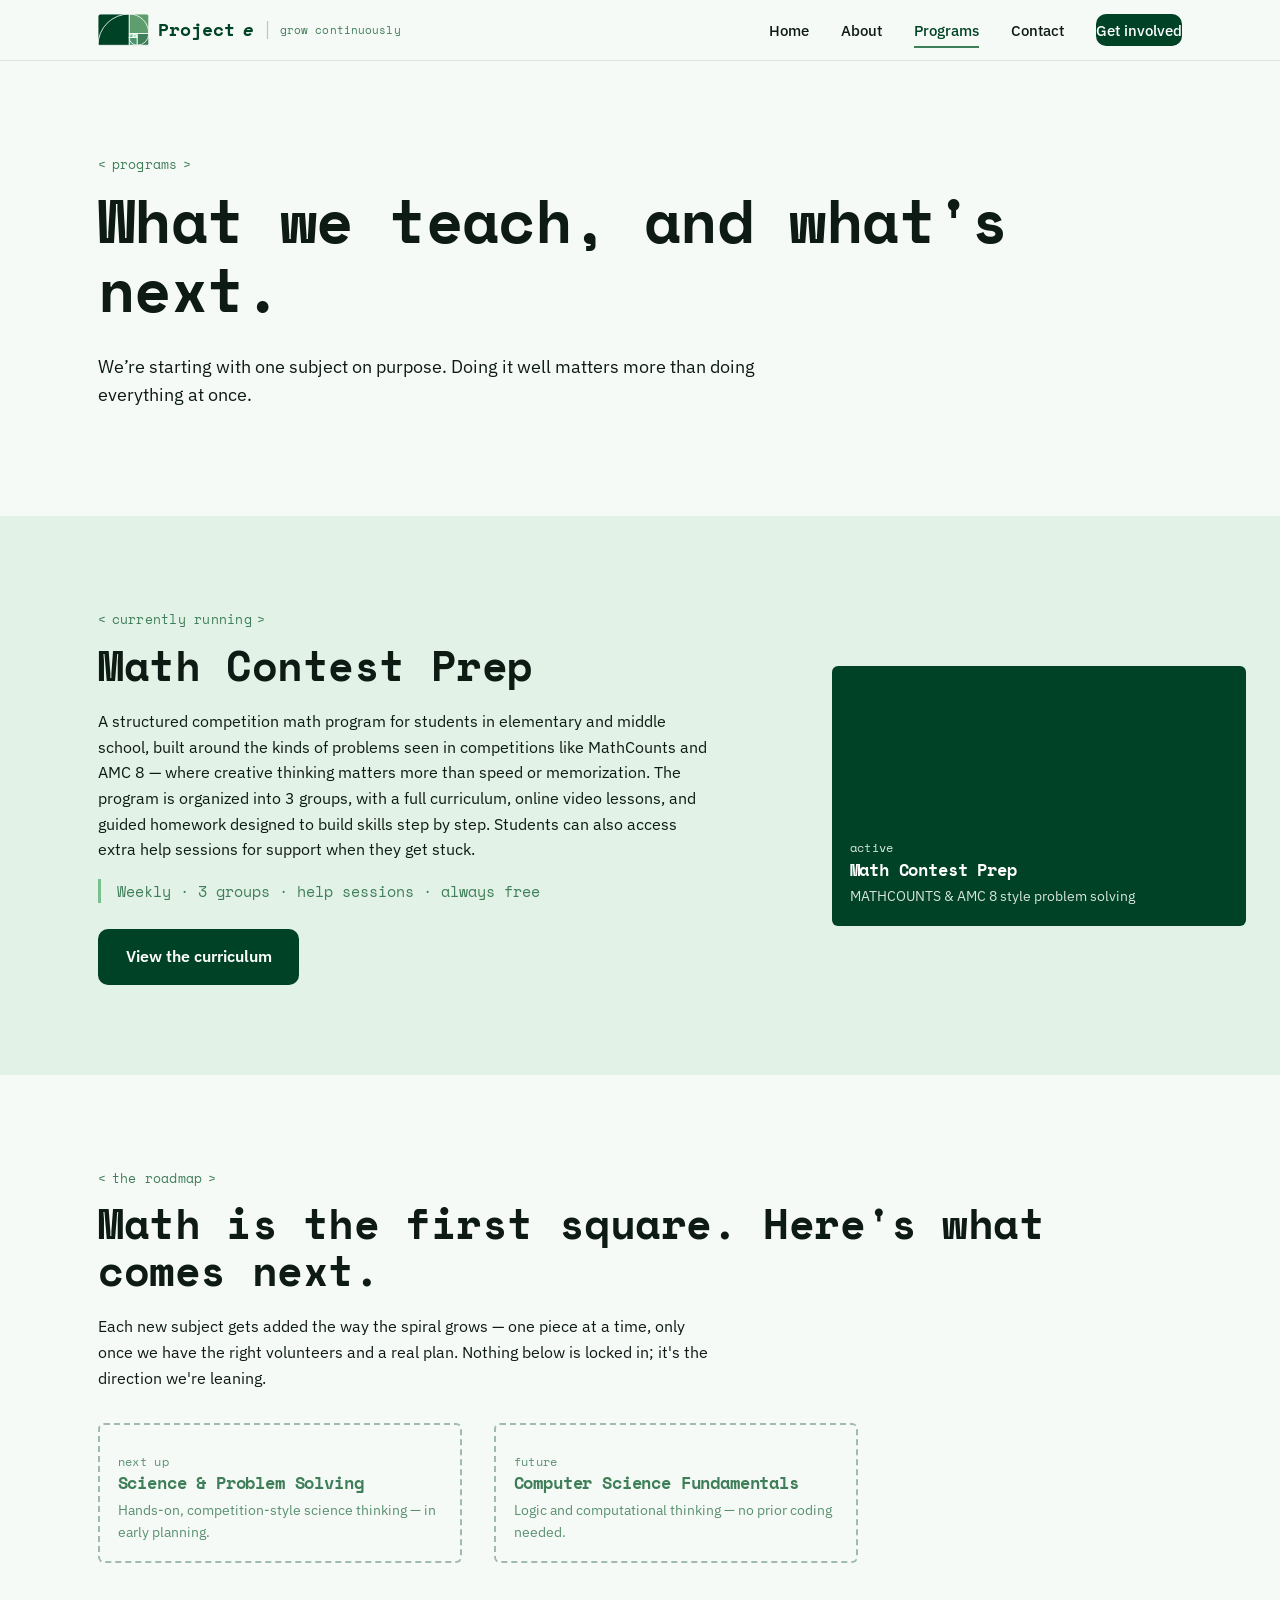
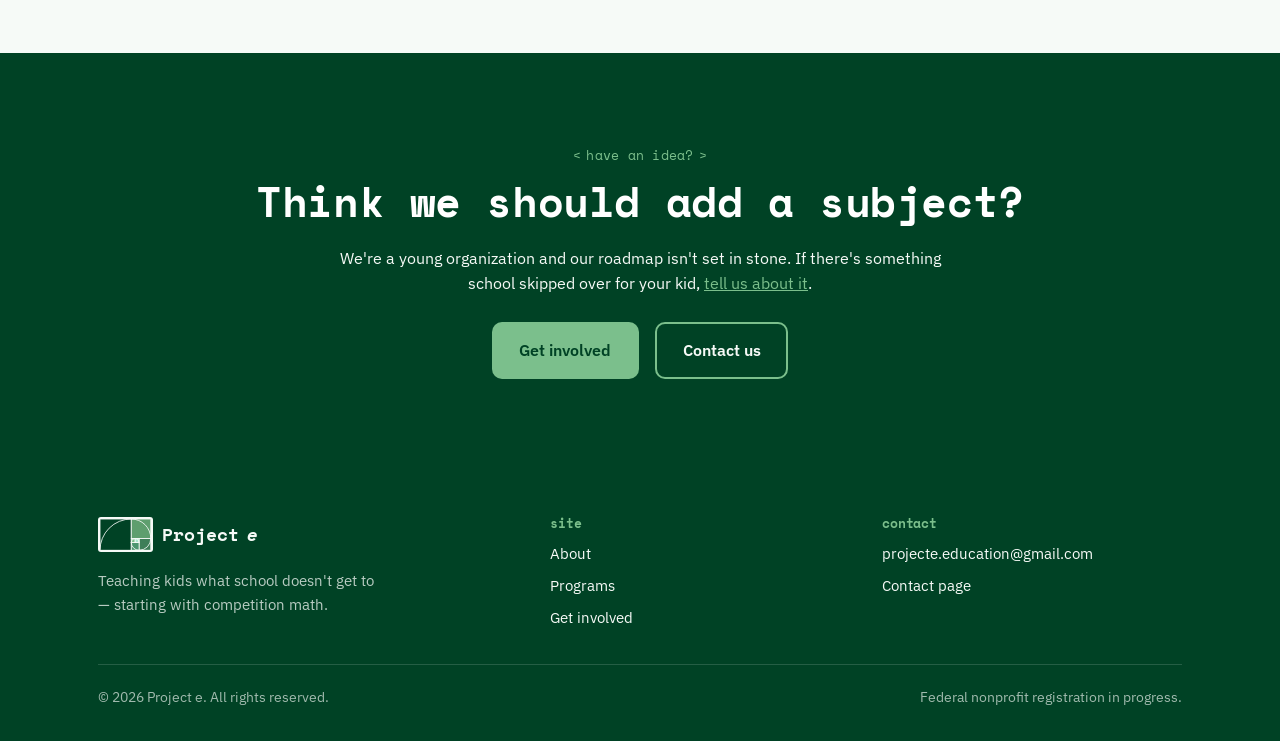
<file: programs(1).html>
<!DOCTYPE html>
<html lang="en">
<head>
<meta charset="UTF-8">
<meta name="viewport" content="width=device-width, initial-scale=1.0">
<title>Programs — Project e</title>
<meta name="description" content="Project e's Math Contest Prep program, plus what's next on our roadmap as we grow into new subjects.">
<link rel="icon" type="image/png" href="images/favicon-32.png">
<link rel="apple-touch-icon" href="images/favicon-192.png">
<style>
/* ==========================================================================
   Project e — Design System
   Built around the golden-ratio spiral in the logo: the squares grow,
   one at a time, the way the program is meant to grow.
   ========================================================================== */

@import url('https://fonts.googleapis.com/css2?family=Space+Mono:wght@400;700&family=IBM+Plex+Sans:wght@400;500;600&display=swap');

:root {
  /* Color — pulled directly from the logo */
  --forest: #004225;
  --sage: #5E9E6E;
  --moss: #3E7E58;
  --mint: #7BBF8C;
  --mint-pale: #E2F2E6;
  --paper: #F6FAF7;
  --ink: #0E1A14;
  --white: #FFFFFF;

  /* Type — Space Mono echoes the logo's <learn continuously> tagline */
  --font-display: 'Space Mono', 'Courier New', monospace;
  --font-body: 'IBM Plex Sans', 'Segoe UI', sans-serif;
  --font-mono: 'Space Mono', 'Courier New', monospace;

  /* Layout */
  --max-width: 1180px;
  --gutter: clamp(1.25rem, 4vw, 3rem);
  --radius: 10px;

  /* Golden-ratio rhythm: used for split layouts (61.8 / 38.2) */
  --phi-major: 61.8%;
  --phi-minor: 38.2%;
}

/* ---------- Reset ---------- */
*, *::before, *::after { box-sizing: border-box; }
html { scroll-behavior: smooth; }
@media (prefers-reduced-motion: reduce) {
  html { scroll-behavior: auto; }
  *, *::before, *::after {
    animation-duration: 0.001ms !important;
    animation-iteration-count: 1 !important;
    transition-duration: 0.001ms !important;
    scroll-behavior: auto !important;
  }
}

body {
  margin: 0;
  font-family: var(--font-body);
  color: var(--ink);
  background: var(--paper);
  line-height: 1.6;
  -webkit-font-smoothing: antialiased;
}

img { max-width: 100%; display: block; }
a { color: inherit; }

h1, h2, h3, h4 {
  font-family: var(--font-display);
  font-weight: 700;
  line-height: 1.12;
  margin: 0 0 0.5em;
  letter-spacing: -0.01em;
}
h1 { font-size: clamp(2.4rem, 5vw, 3.8rem); }
h2 { font-size: clamp(1.8rem, 3.4vw, 2.6rem); }
h3 { font-size: clamp(1.2rem, 2vw, 1.5rem); }
p { margin: 0 0 1em; max-width: 62ch; }

em { font-style: italic; color: var(--moss); }

/* Eyebrow / tag label — echoes the "<learn continuously>" tagline */
.eyebrow {
  display: inline-flex;
  align-items: center;
  gap: 0.4em;
  font-family: var(--font-mono);
  font-size: 0.82rem;
  font-weight: 500;
  letter-spacing: 0.02em;
  color: var(--moss);
  margin-bottom: 0.9em;
}
.eyebrow::before { content: '<'; }
.eyebrow::after { content: '>'; }

/* Visible keyboard focus everywhere */
a:focus-visible, button:focus-visible, input:focus-visible, textarea:focus-visible {
  outline: 3px solid var(--moss);
  outline-offset: 3px;
  border-radius: 4px;
}

/* ---------- Layout helpers ---------- */
.wrap {
  max-width: var(--max-width);
  margin: 0 auto;
  padding: 0 var(--gutter);
}
.section { padding: clamp(3rem, 7vw, 6rem) 0; }
.section--tint { background: var(--mint-pale); }
.section--dark { background: var(--forest); color: var(--paper); }
.section--dark .eyebrow { color: var(--mint); }
.section--dark h2 { color: var(--white); }

.split {
  display: grid;
  grid-template-columns: var(--phi-major) var(--phi-minor);
  gap: clamp(2rem, 5vw, 4rem);
  align-items: center;
}
.split--reverse { grid-template-columns: var(--phi-minor) var(--phi-major); }
.split--reverse > :first-child { order: 2; }
@media (max-width: 800px) {
  .split, .split--reverse { grid-template-columns: 1fr; }
  .split--reverse > :first-child { order: 0; }
}

.grid {
  display: grid;
  gap: clamp(1.25rem, 3vw, 2rem);
}
.grid--3 { grid-template-columns: repeat(3, 1fr); }
.grid--2 { grid-template-columns: repeat(2, 1fr); }
@media (max-width: 800px) {
  .grid--3, .grid--2 { grid-template-columns: 1fr; }
}

/* ---------- Buttons ---------- */
.btn {
  display: inline-flex;
  align-items: center;
  gap: 0.5em;
  font-family: var(--font-body);
  font-weight: 600;
  font-size: 1rem;
  padding: 0.85em 1.6em;
  border-radius: 10px;
  border: 2px solid transparent;
  text-decoration: none;
  cursor: pointer;
  transition: transform 0.15s ease, background 0.15s ease, color 0.15s ease, border-color 0.15s ease;
}
.btn:hover { transform: translateY(-2px); }
.btn-primary { background: var(--forest); color: var(--white); }
.btn-primary:hover { background: var(--moss); }
.btn-ghost { background: transparent; color: var(--forest); border-color: var(--forest); }
.btn-ghost:hover { background: var(--forest); color: var(--white); }
.section--dark .btn-ghost { color: var(--paper); border-color: var(--mint); }
.section--dark .btn-ghost:hover { background: var(--mint); color: var(--forest); }
.section--dark .btn-primary { background: var(--mint); color: var(--forest); }
.section--dark .btn-primary:hover { background: var(--paper); }
.btn-row { display: flex; gap: 1rem; flex-wrap: wrap; margin-top: 1.6rem; }

.center { text-align: center; }
.center p { margin-left: auto; margin-right: auto; }
.center .btn-row { justify-content: center; }
.center .eyebrow { justify-content: center; }

/* ---------- Nav ---------- */
.site-header {
  position: sticky;
  top: 0;
  z-index: 50;
  background: rgba(246, 250, 247, 0.92);
  backdrop-filter: blur(8px);
  border-bottom: 1px solid rgba(0, 66, 37, 0.1);
}
.nav {
  display: flex;
  align-items: center;
  justify-content: space-between;
  padding: 0.9rem var(--gutter);
  max-width: var(--max-width);
  margin: 0 auto;
}
.nav-brand {
  display: flex;
  align-items: center;
  gap: 0.55rem;
  text-decoration: none;
  font-family: var(--font-display);
  font-weight: 700;
  font-size: 1.15rem;
  color: var(--forest);
}
.nav-icon { height: 1.7em; width: auto; flex-shrink: 0; border-radius: 4px; display: block; }
/* the icon's biggest square is the same dark green as the footer —
   give it a light plate so it doesn't disappear into the background */
.site-footer .nav-icon { background: var(--paper); padding: 2px; box-sizing: content-box; border-radius: 3px; }
.nav-brand em { color: inherit; font-style: italic; }
.nav-divider { color: rgba(0,66,37,0.25); font-weight: 400; margin: 0 -0.1rem; }
.site-footer .nav-divider { color: rgba(246,250,247,0.3); }
.nav-tagline {
  font-family: var(--font-mono);
  font-size: 0.7rem;
  font-weight: 400;
  color: var(--moss);
  letter-spacing: 0.01em;
}
@media (max-width: 760px) {
  .nav-divider, .nav-tagline { display: none; }
}

.nav-links {
  display: flex;
  gap: clamp(1rem, 2.5vw, 2.2rem);
  list-style: none;
  margin: 0;
  padding: 0;
  font-weight: 500;
  font-size: 0.96rem;
}
.nav-links a {
  text-decoration: none;
  color: var(--ink);
  padding: 0.4em 0;
  border-bottom: 2px solid transparent;
  transition: border-color 0.15s ease, color 0.15s ease;
}
.nav-links a:hover, .nav-links a[aria-current="page"] {
  color: var(--forest);
  border-color: var(--moss);
}
.nav-cta {
  background: var(--forest);
  color: var(--white) !important;
  padding: 0.55em 1.2em;
  border-radius: 10px;
  border-bottom: none !important;
}
.nav-cta:hover { background: var(--moss); }

.nav-toggle {
  display: none;
  background: none;
  border: none;
  cursor: pointer;
  padding: 0.4rem;
}
.nav-toggle svg { width: 26px; height: 26px; }

@media (max-width: 760px) {
  .nav-toggle { display: block; }
  .nav-links {
    position: absolute;
    top: 100%;
    left: 0;
    right: 0;
    background: var(--paper);
    flex-direction: column;
    gap: 0;
    padding: 0.5rem var(--gutter) 1rem;
    border-bottom: 1px solid rgba(0,66,37,0.1);
    display: none;
  }
  .nav-links.is-open { display: flex; }
  .nav-links li { width: 100%; }
  .nav-links a { display: block; padding: 0.7em 0; }
  .nav-cta { display: inline-block; margin-top: 0.4em; }
}

/* ---------- Cards ---------- */
.card {
  background: var(--white);
  border: 1px solid rgba(0,66,37,0.12);
  border-radius: var(--radius);
  padding: 1.8rem;
}
.card h3 { margin-bottom: 0.5rem; }
.card p:last-child { margin-bottom: 0; }

/* ---------- Spiral roadmap squares (programs page) ---------- */
.roadmap-square {
  border-radius: 6px;
  display: flex;
  flex-direction: column;
  justify-content: flex-end;
  padding: 1.1rem;
  min-height: 140px;
}
a.roadmap-square {
  text-decoration: none;
  cursor: pointer;
  transition: transform 0.15s ease;
}
a.roadmap-square:hover { transform: translateY(-2px); }
.roadmap-square.is-active {
  background: var(--forest);
  color: var(--white);
}
.roadmap-square.is-future {
  background: transparent;
  border: 2px dashed rgba(0,66,37,0.35);
  color: var(--moss);
}
.roadmap-square .status {
  font-family: var(--font-mono);
  font-size: 0.75rem;
  letter-spacing: 0.03em;
  opacity: 0.85;
  margin-bottom: 0.3em;
}
.roadmap-square h3 { margin: 0; font-size: 1.05rem; }
.roadmap-square p { font-size: 0.85rem; margin: 0.5em 0 0; opacity: 0.85; max-width: none; }

/* ---------- Footer ---------- */
.site-footer {
  background: var(--forest);
  color: var(--mint-pale);
  padding: 3rem 0 2rem;
  font-size: 0.95rem;
}
.footer-grid {
  display: grid;
  grid-template-columns: 1.4fr 1fr 1fr;
  gap: 2rem;
  margin-bottom: 2rem;
}
@media (max-width: 700px) {
  .footer-grid { grid-template-columns: 1fr; }
}
.site-footer h4 {
  font-family: var(--font-mono);
  font-size: 0.8rem;
  color: var(--mint);
  text-transform: lowercase;
  margin-bottom: 0.8em;
}
.site-footer a { color: var(--paper); text-decoration: none; }
.site-footer a:hover { color: var(--mint); }
.site-footer ul { list-style: none; padding: 0; margin: 0; display: flex; flex-direction: column; gap: 0.5em; }
.footer-bottom {
  border-top: 1px solid rgba(246,250,247,0.15);
  padding-top: 1.4rem;
  display: flex;
  justify-content: space-between;
  flex-wrap: wrap;
  gap: 0.6rem;
  font-size: 0.85rem;
  color: rgba(246,250,247,0.65);
}

/* ---------- Spiral hero graphic + load animation ---------- */
.spiral-wrap { width: 100%; }
.spiral-svg rect, .spiral-svg path { opacity: 0; }
.spiral-svg.is-revealed rect, .spiral-svg.is-revealed path { opacity: 1; }
.spiral-svg rect {
  transform-origin: center;
  animation: spiral-pop 0.55s cubic-bezier(.2,.9,.3,1.3) forwards;
}
.spiral-svg path { animation: spiral-fade 0.6s ease forwards; animation-delay: 1.1s; }
@keyframes spiral-pop {
  from { opacity: 0; transform: scale(0.6); }
  to { opacity: 1; transform: scale(1); }
}
@keyframes spiral-fade {
  from { opacity: 0; }
  to { opacity: 1; }
}
@media (prefers-reduced-motion: reduce) {
  .spiral-svg rect, .spiral-svg path { opacity: 1 !important; animation: none !important; transform: none !important; }
}

/* ---------- Misc ---------- */
.stat {
  font-family: var(--font-mono);
  font-size: 0.95rem;
  color: var(--moss);
  border-left: 3px solid var(--mint);
  padding-left: 1rem;
}
.quote {
  font-family: var(--font-display);
  font-size: 1.3rem;
  font-weight: 500;
  color: var(--forest);
  line-height: 1.4;
}
.skip-link {
  position: absolute;
  left: -999px;
  top: 0;
  background: var(--forest);
  color: var(--white);
  padding: 0.8em 1.2em;
  z-index: 100;
}
.skip-link:focus { left: 1rem; top: 1rem; }

/* ---------- Curriculum: level cards (curriculum.html) ---------- */
.grid--auto { grid-template-columns: repeat(auto-fit, minmax(230px, 1fr)); }
.level-card { border-top: 5px solid var(--forest); display: flex; flex-direction: column; }
.level-card.level-2 { border-top-color: var(--moss); }
.level-card.level-3 { border-top-color: var(--mint); }
.level-card .level-num {
  font-family: var(--font-mono);
  font-size: 0.78rem;
  color: var(--moss);
  margin-bottom: 0.6em;
}
.level-card .btn-row { margin-top: auto; padding-top: 1.4rem; }

/* ---------- Simple header/footer for level/unit pages ---------- */
.simple-header {
  display: flex;
  align-items: center;
  justify-content: space-between;
  flex-wrap: wrap;
  gap: 1rem;
  padding: 1.1rem var(--gutter);
  max-width: var(--max-width);
  margin: 0 auto;
  border-bottom: 1px solid rgba(0,66,37,0.1);
}
.back-link {
  font-family: var(--font-mono);
  font-size: 0.85rem;
  color: var(--moss);
  text-decoration: none;
}
.back-link:hover { text-decoration: underline; }
.simple-footer {
  padding: 2rem var(--gutter);
  max-width: var(--max-width);
  margin: 0 auto;
  font-size: 0.85rem;
  color: rgba(14,26,20,0.55);
  border-top: 1px solid rgba(0,66,37,0.1);
}

/* ---------- Unit accordion (level-*.html) ---------- */
.unit {
  border: 1px solid rgba(0,66,37,0.15);
  border-radius: 10px;
  margin-bottom: 0.75rem;
  background: var(--white);
  overflow: hidden;
}
.unit-header {
  width: 100%;
  display: flex;
  align-items: center;
  gap: 1rem;
  padding: 1rem 1.25rem;
  background: none;
  border: none;
  text-align: left;
  cursor: pointer;
  font-family: var(--font-body);
  font-size: 1rem;
  font-weight: 600;
  color: var(--ink);
}
.unit-header:hover { background: var(--mint-pale); }
.unit-number {
  font-family: var(--font-mono);
  font-size: 0.82rem;
  color: var(--moss);
  flex-shrink: 0;
  width: 1.8em;
}
.unit-title { flex: 1; }
.unit-chevron {
  width: 9px; height: 9px;
  border-right: 2px solid var(--moss);
  border-bottom: 2px solid var(--moss);
  transform: rotate(45deg);
  transition: transform 0.2s ease;
  flex-shrink: 0;
  margin-right: 0.2rem;
}
.unit.is-open .unit-chevron { transform: rotate(-135deg); }
.unit-body {
  padding: 0 1.25rem 1.25rem;
  border-top: 1px solid rgba(0,66,37,0.1);
}
.unit-notes { margin-top: 1rem; }
.unit-empty { color: rgba(14,26,20,0.5); font-style: italic; margin-top: 1rem; font-size: 0.92rem; }
.unit-video {
  position: relative;
  width: 100%;
  aspect-ratio: 16 / 9;
  margin-top: 1rem;
  border-radius: 6px;
  overflow: hidden;
  background: #04150c;
}
.unit-video iframe { width: 100%; height: 100%; border: 0; display: block; }
.unit-links { display: flex; gap: 0.75rem; margin-top: 1rem; flex-wrap: wrap; }
.unit-links .btn { padding: 0.6em 1.2em; font-size: 0.92rem; }

</style>
</head>
<body>
<a href="#main" class="skip-link">Skip to content</a>

<header class="site-header">
  <nav class="nav">
    <a href="index.html" class="nav-brand">
      <svg class="nav-icon" viewBox="0 0 780 480" xmlns="http://www.w3.org/2000/svg" role="img" aria-label="Project e mark">
        <rect x="0.0" y="0.0" width="480.0" height="480.0" fill="#004225" stroke="#F6FAF7" stroke-width="13"/>
        <rect x="480.0" y="0.0" width="300.0" height="300.0" fill="#5E9E6E" stroke="#F6FAF7" stroke-width="13"/>
        <rect x="600.0" y="300.0" width="180.0" height="180.0" fill="#3E7E58" stroke="#F6FAF7" stroke-width="13"/>
        <rect x="480.0" y="360.0" width="120.0" height="120.0" fill="#4C9570" stroke="#F6FAF7" stroke-width="13"/>
        <rect x="480.0" y="300.0" width="60.0" height="60.0" fill="#7BBF8C" stroke="#F6FAF7" stroke-width="13"/>
        <rect x="540.0" y="300.0" width="60.0" height="60.0" fill="#A8E6CF" stroke="#F6FAF7" stroke-width="13"/>
        <path d="M 0.0 480.0 A 480.0 480.0 0 0 1 480.0 0.0 A 300.0 300.0 0 0 1 780.0 300.0 A 180.0 180.0 0 0 1 600.0 480.0 A 120.0 120.0 0 0 1 480.0 360.0 A 60.0 60.0 0 0 1 540.0 300.0 A 60.0 60.0 0 0 1 600.0 360.0" fill="none" stroke="#F6FAF7" stroke-width="13"/>
      </svg>
      Project <em>e</em>
      <span class="nav-divider" aria-hidden="true">|</span>
      <span class="nav-tagline">grow continuously</span>
    </a>
    <button class="nav-toggle" aria-label="Toggle menu" aria-expanded="false">
      <svg viewBox="0 0 24 24" fill="none" stroke="currentColor" stroke-width="2" stroke-linecap="round"><line x1="3" y1="6" x2="21" y2="6"/><line x1="3" y1="12" x2="21" y2="12"/><line x1="3" y1="18" x2="21" y2="18"/></svg>
    </button>
    <ul class="nav-links">
      <li><a href="index.html">Home</a></li>
      <li><a href="about.html">About</a></li>
      <li><a href="programs.html" aria-current="page">Programs</a></li>
      <li><a href="contact.html">Contact</a></li>
      <li><a href="get-involved.html" class="nav-cta">Get involved</a></li>
    </ul>
  </nav>
</header>

<main id="main">

  <section class="section">
    <div class="wrap">
      <p class="eyebrow">programs</p>
      <h1>What we teach, and what's next.</h1>
      <p style="font-size:1.1rem;">We&rsquo;re starting with one subject on purpose. Doing it well matters more than doing everything at once.</p>
    </div>
  </section>

  <section class="section section--tint">
    <div class="wrap split">
      <div>
        <p class="eyebrow">currently running</p>
        <h2>Math Contest Prep</h2>
        <p>A structured competition math program for students in elementary and middle school, built around the kinds of problems seen in competitions like MathCounts and AMC 8 &mdash; where creative thinking matters more than speed or memorization. The program is organized into 3 groups, with a full curriculum, online video lessons, and guided homework designed to build skills step by step. Students can also access extra help sessions for support when they get stuck.</p>
        <p class="stat">Weekly &middot; 3 groups &middot; help sessions &middot; always free</p>
        <div class="btn-row">
          <a href="curriculum.html" class="btn btn-primary">View the curriculum</a>
        </div>
      </div>
      <div>
        <a href="curriculum.html" class="roadmap-square is-active" style="min-height:260px;">
          <p class="status">active</p>
          <h3>Math Contest Prep</h3>
          <p>MATHCOUNTS &amp; AMC 8 style problem solving</p>
        </a>
      </div>
    </div>
  </section>

  <section class="section">
    <div class="wrap">
      <p class="eyebrow">the roadmap</p>
      <h2>Math is the first square. Here's what comes next.</h2>
      <p>Each new subject gets added the way the spiral grows &mdash; one piece at a time, only once we have the right volunteers and a real plan. Nothing below is locked in; it's the direction we're leaning.</p>
      <div class="grid grid--2" style="margin-top:2rem; max-width:760px;">
        <div class="roadmap-square is-future">
          <p class="status">next up</p>
          <h3>Science &amp; Problem Solving</h3>
          <p>Hands-on, competition-style science thinking &mdash; in early planning.</p>
        </div>
        <div class="roadmap-square is-future">
          <p class="status">future</p>
          <h3>Computer Science Fundamentals</h3>
          <p>Logic and computational thinking &mdash; no prior coding needed.</p>
        </div>
      </div>
    </div>
  </section>

  <section class="section section--dark center">
    <div class="wrap">
      <p class="eyebrow">have an idea?</p>
      <h2>Think we should add a subject?</h2>
      <p>We're a young organization and our roadmap isn't set in stone. If there's something school skipped over for your kid, <a href="contact.html" style="color:var(--mint);">tell us about it</a>.</p>
      <div class="btn-row">
        <a href="get-involved.html" class="btn btn-primary">Get involved</a>
        <a href="contact.html" class="btn btn-ghost">Contact us</a>
      </div>
    </div>
  </section>

</main>

<footer class="site-footer">
  <div class="wrap">
    <div class="footer-grid">
      <div>
        <a href="index.html" class="nav-brand" style="color:var(--paper)">
          <svg class="nav-icon" viewBox="0 0 780 480" xmlns="http://www.w3.org/2000/svg" role="img" aria-label="Project e mark">
        <rect x="0.0" y="0.0" width="480.0" height="480.0" fill="#004225" stroke="#F6FAF7" stroke-width="13"/>
        <rect x="480.0" y="0.0" width="300.0" height="300.0" fill="#5E9E6E" stroke="#F6FAF7" stroke-width="13"/>
        <rect x="600.0" y="300.0" width="180.0" height="180.0" fill="#3E7E58" stroke="#F6FAF7" stroke-width="13"/>
        <rect x="480.0" y="360.0" width="120.0" height="120.0" fill="#4C9570" stroke="#F6FAF7" stroke-width="13"/>
        <rect x="480.0" y="300.0" width="60.0" height="60.0" fill="#7BBF8C" stroke="#F6FAF7" stroke-width="13"/>
        <rect x="540.0" y="300.0" width="60.0" height="60.0" fill="#A8E6CF" stroke="#F6FAF7" stroke-width="13"/>
        <path d="M 0.0 480.0 A 480.0 480.0 0 0 1 480.0 0.0 A 300.0 300.0 0 0 1 780.0 300.0 A 180.0 180.0 0 0 1 600.0 480.0 A 120.0 120.0 0 0 1 480.0 360.0 A 60.0 60.0 0 0 1 540.0 300.0 A 60.0 60.0 0 0 1 600.0 360.0" fill="none" stroke="#F6FAF7" stroke-width="13"/>
      </svg>
          Project <em>e</em>
        </a>
        <p style="margin-top:1rem; max-width:32ch; color:rgba(246,250,247,0.75);">Teaching kids what school doesn't get to &mdash; starting with competition math.</p>
      </div>
      <div>
        <h4>site</h4>
        <ul>
          <li><a href="about.html">About</a></li>
          <li><a href="programs.html">Programs</a></li>
          <li><a href="get-involved.html">Get involved</a></li>
        </ul>
      </div>
      <div>
        <h4>contact</h4>
        <ul>
          <li><a href="mailto:projecte.education@gmail.com">projecte.education@gmail.com</a></li>
          <li><a href="contact.html">Contact page</a></li>
        </ul>
      </div>
    </div>
    <div class="footer-bottom">
      <span>&copy; <span data-year></span> Project e. All rights reserved.</span>
      <span>Federal nonprofit registration in progress.</span>
    </div>
  </div>
</footer>

<script>
// Project e — shared site behavior

document.addEventListener('DOMContentLoaded', () => {
  // Mobile nav toggle
  const toggle = document.querySelector('.nav-toggle');
  const links = document.querySelector('.nav-links');
  if (toggle && links) {
    toggle.addEventListener('click', () => {
      const isOpen = links.classList.toggle('is-open');
      toggle.setAttribute('aria-expanded', isOpen ? 'true' : 'false');
    });
    links.querySelectorAll('a').forEach((a) => {
      a.addEventListener('click', () => {
        links.classList.remove('is-open');
        toggle.setAttribute('aria-expanded', 'false');
      });
    });
  }

  // Reveal the hero spiral once, on load (squares "grow in")
  const spiral = document.querySelector('.spiral-svg');
  if (spiral) {
    requestAnimationFrame(() => spiral.classList.add('is-revealed'));
  }

  // Stagger the rect animation delays so squares pop in one-by-one,
  // largest (founding program) to smallest (future subjects) —
  // mirrors how Project e itself grows.
  const rects = document.querySelectorAll('.spiral-svg rect');
  rects.forEach((r, i) => {
    r.style.animationDelay = `${i * 0.12}s`;
  });

  // Set current year in footer
  document.querySelectorAll('[data-year]').forEach((el) => {
    el.textContent = new Date().getFullYear();
  });
});

</script>
</body>
</html>
</file>
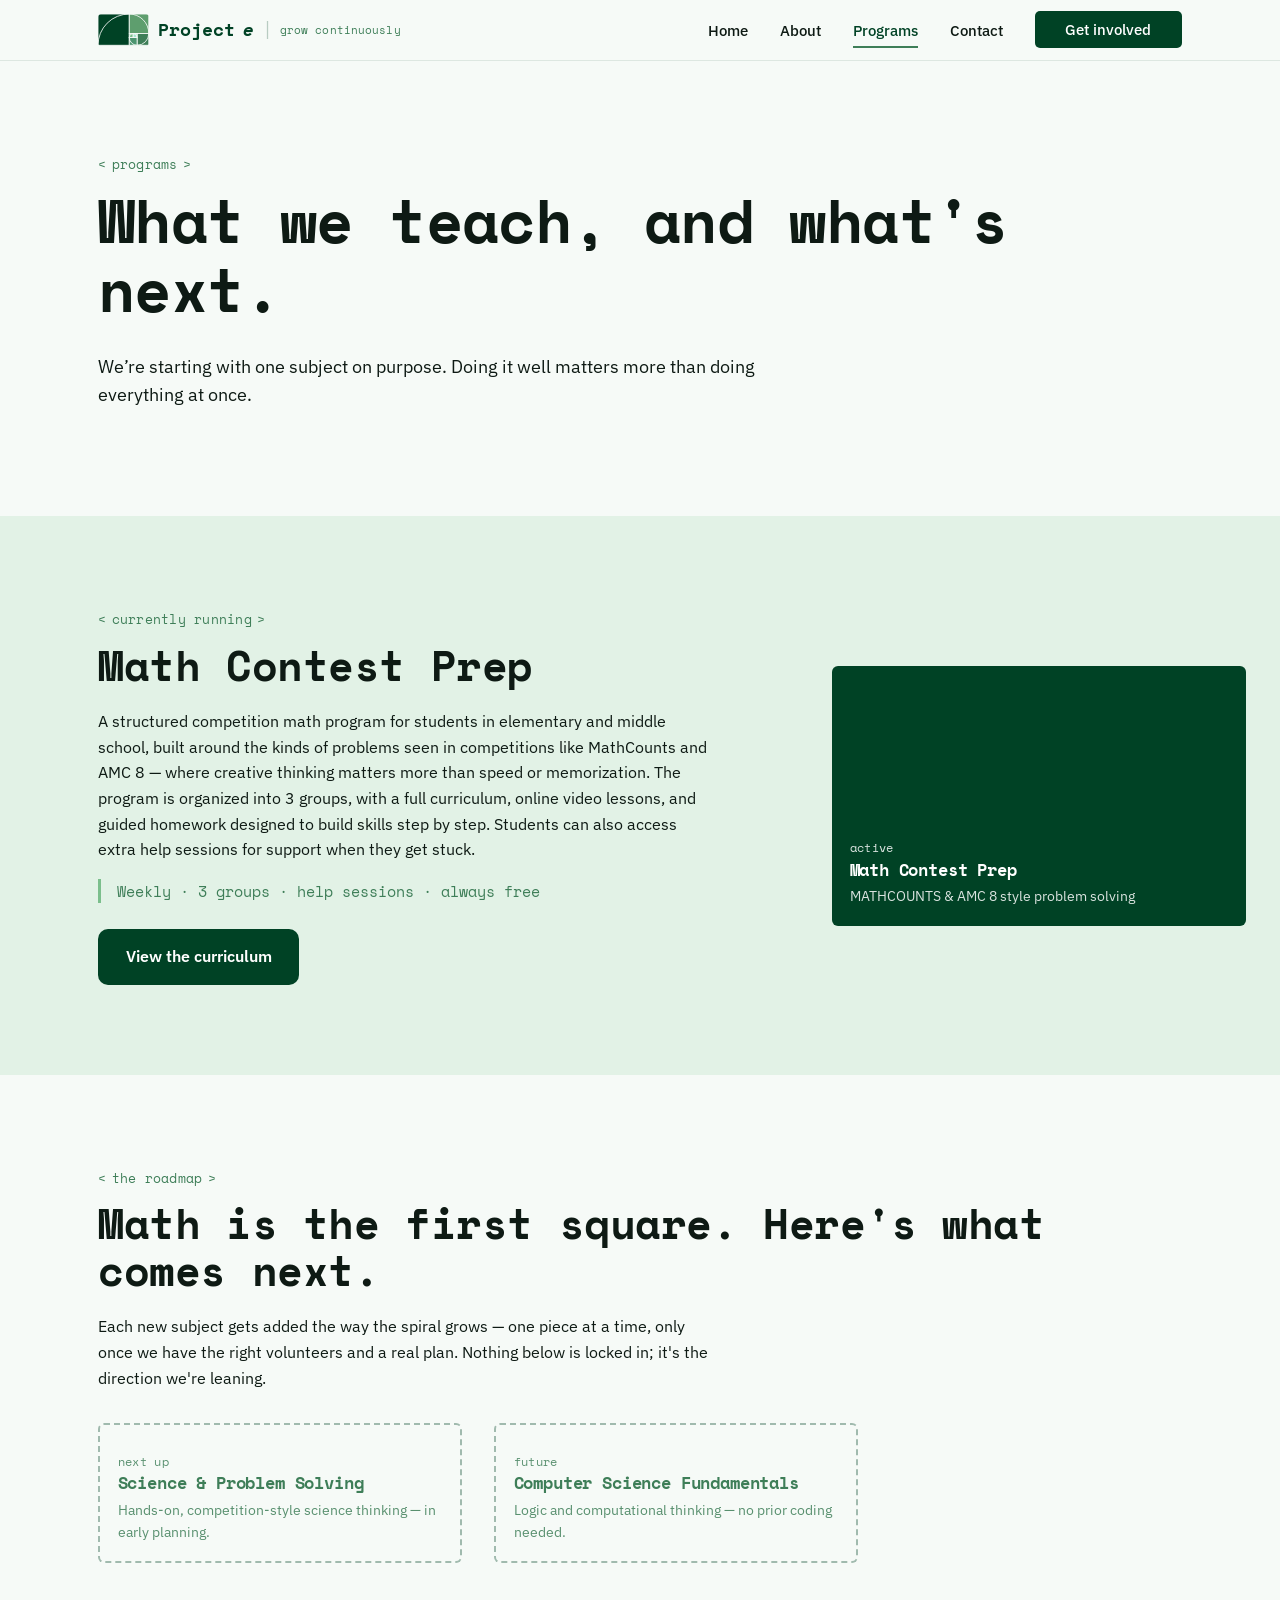
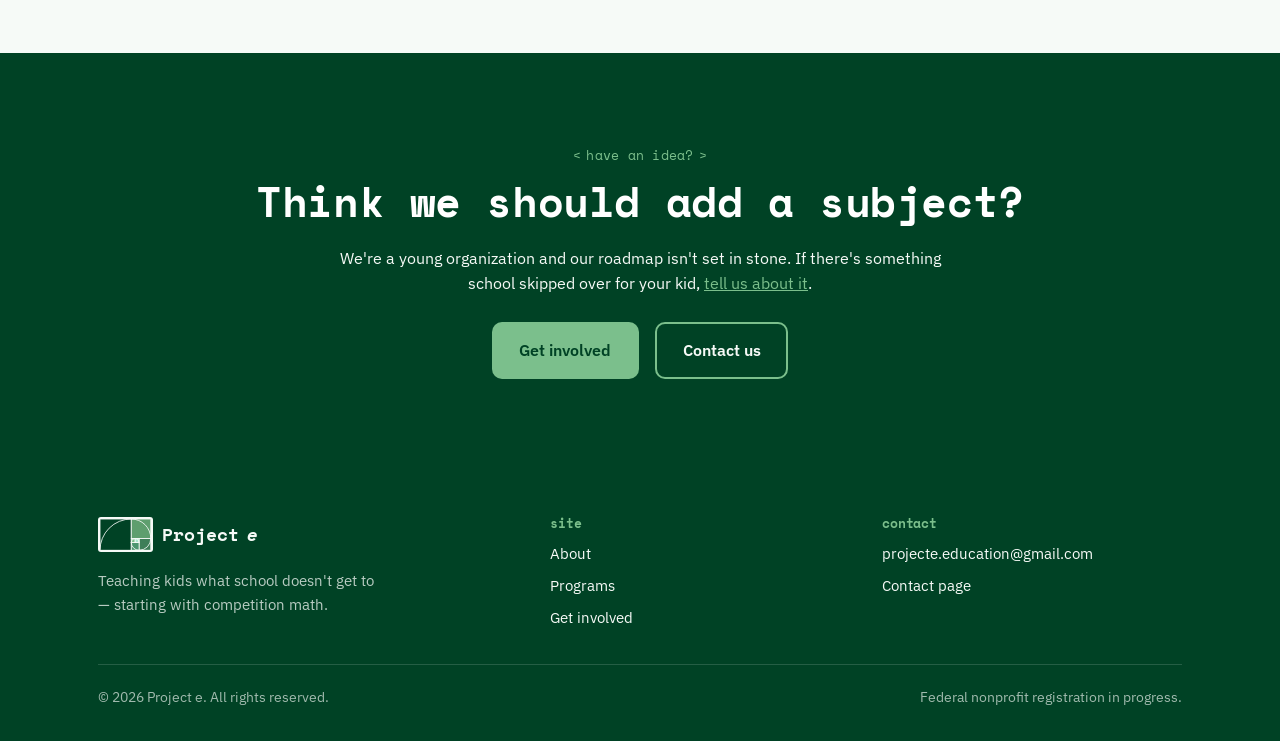
<file: programs.html>
<!DOCTYPE html>
<html lang="en">
<head>
<meta charset="UTF-8">
<meta name="viewport" content="width=device-width, initial-scale=1.0">
<title>Programs — Project e</title>
<meta name="description" content="Project e's Math Contest Prep program, plus what's next on our roadmap as we grow into new subjects.">
<link rel="icon" type="image/png" href="images/favicon-32.png">
<link rel="apple-touch-icon" href="images/favicon-192.png">
<style>
/* ==========================================================================
   Project e — Design System
   Built around the golden-ratio spiral in the logo: the squares grow,
   one at a time, the way the program is meant to grow.
   ========================================================================== */

@import url('https://fonts.googleapis.com/css2?family=Space+Mono:wght@400;700&family=IBM+Plex+Sans:wght@400;500;600&display=swap');

:root {
  /* Color — pulled directly from the logo */
  --forest: #004225;
  --sage: #5E9E6E;
  --moss: #3E7E58;
  --mint: #7BBF8C;
  --mint-pale: #E2F2E6;
  --paper: #F6FAF7;
  --ink: #0E1A14;
  --white: #FFFFFF;

  /* Type — Space Mono echoes the logo's <learn continuously> tagline */
  --font-display: 'Space Mono', 'Courier New', monospace;
  --font-body: 'IBM Plex Sans', 'Segoe UI', sans-serif;
  --font-mono: 'Space Mono', 'Courier New', monospace;

  /* Layout */
  --max-width: 1180px;
  --gutter: clamp(1.25rem, 4vw, 3rem);
  --radius: 10px;

  /* Golden-ratio rhythm: used for split layouts (61.8 / 38.2) */
  --phi-major: 61.8%;
  --phi-minor: 38.2%;
}

/* ---------- Reset ---------- */
*, *::before, *::after { box-sizing: border-box; }
html { scroll-behavior: smooth; }
@media (prefers-reduced-motion: reduce) {
  html { scroll-behavior: auto; }
  *, *::before, *::after {
    animation-duration: 0.001ms !important;
    animation-iteration-count: 1 !important;
    transition-duration: 0.001ms !important;
    scroll-behavior: auto !important;
  }
}

body {
  margin: 0;
  font-family: var(--font-body);
  color: var(--ink);
  background: var(--paper);
  line-height: 1.6;
  -webkit-font-smoothing: antialiased;
}

img { max-width: 100%; display: block; }
a { color: inherit; }

h1, h2, h3, h4 {
  font-family: var(--font-display);
  font-weight: 700;
  line-height: 1.12;
  margin: 0 0 0.5em;
  letter-spacing: -0.01em;
}
h1 { font-size: clamp(2.4rem, 5vw, 3.8rem); }
h2 { font-size: clamp(1.8rem, 3.4vw, 2.6rem); }
h3 { font-size: clamp(1.2rem, 2vw, 1.5rem); }
p { margin: 0 0 1em; max-width: 62ch; }

em { font-style: italic; color: var(--moss); }

/* Eyebrow / tag label — echoes the "<learn continuously>" tagline */
.eyebrow {
  display: inline-flex;
  align-items: center;
  gap: 0.4em;
  font-family: var(--font-mono);
  font-size: 0.82rem;
  font-weight: 500;
  letter-spacing: 0.02em;
  color: var(--moss);
  margin-bottom: 0.9em;
}
.eyebrow::before { content: '<'; }
.eyebrow::after { content: '>'; }

/* Visible keyboard focus everywhere */
a:focus-visible, button:focus-visible, input:focus-visible, textarea:focus-visible {
  outline: 3px solid var(--moss);
  outline-offset: 3px;
  border-radius: 4px;
}

/* ---------- Layout helpers ---------- */
.wrap {
  max-width: var(--max-width);
  margin: 0 auto;
  padding: 0 var(--gutter);
}
.section { padding: clamp(3rem, 7vw, 6rem) 0; }
.section--tint { background: var(--mint-pale); }
.section--dark { background: var(--forest); color: var(--paper); }
.section--dark .eyebrow { color: var(--mint); }
.section--dark h2 { color: var(--white); }

.split {
  display: grid;
  grid-template-columns: var(--phi-major) var(--phi-minor);
  gap: clamp(2rem, 5vw, 4rem);
  align-items: center;
}
.split--reverse { grid-template-columns: var(--phi-minor) var(--phi-major); }
.split--reverse > :first-child { order: 2; }
@media (max-width: 800px) {
  .split, .split--reverse { grid-template-columns: 1fr; }
  .split--reverse > :first-child { order: 0; }
}

.grid {
  display: grid;
  gap: clamp(1.25rem, 3vw, 2rem);
}
.grid--3 { grid-template-columns: repeat(3, 1fr); }
.grid--2 { grid-template-columns: repeat(2, 1fr); }
@media (max-width: 800px) {
  .grid--3, .grid--2 { grid-template-columns: 1fr; }
}

/* ---------- Buttons ---------- */
.btn {
  display: inline-flex;
  align-items: center;
  gap: 0.5em;
  font-family: var(--font-body);
  font-weight: 600;
  font-size: 1rem;
  padding: 0.85em 1.6em;
  border-radius: 10px;
  border: 2px solid transparent;
  text-decoration: none;
  cursor: pointer;
  transition: transform 0.15s ease, background 0.15s ease, color 0.15s ease, border-color 0.15s ease;
}
.btn:hover { transform: translateY(-2px); }
.btn-primary { background: var(--forest); color: var(--white); }
.btn-primary:hover { background: var(--moss); }
.btn-ghost { background: transparent; color: var(--forest); border-color: var(--forest); }
.btn-ghost:hover { background: var(--forest); color: var(--white); }
.section--dark .btn-ghost { color: var(--paper); border-color: var(--mint); }
.section--dark .btn-ghost:hover { background: var(--mint); color: var(--forest); }
.section--dark .btn-primary { background: var(--mint); color: var(--forest); }
.section--dark .btn-primary:hover { background: var(--paper); }
.btn-row { display: flex; gap: 1rem; flex-wrap: wrap; margin-top: 1.6rem; }

.center { text-align: center; }
.center p { margin-left: auto; margin-right: auto; }
.center .btn-row { justify-content: center; }
.center .eyebrow { justify-content: center; }

/* ---------- Nav ---------- */
.site-header {
  position: sticky;
  top: 0;
  z-index: 50;
  background: rgba(246, 250, 247, 0.92);
  backdrop-filter: blur(8px);
  border-bottom: 1px solid rgba(0, 66, 37, 0.1);
}
.nav {
  display: flex;
  align-items: center;
  justify-content: space-between;
  padding: 0.9rem var(--gutter);
  max-width: var(--max-width);
  margin: 0 auto;
}
.nav-brand {
  display: flex;
  align-items: center;
  gap: 0.55rem;
  text-decoration: none;
  font-family: var(--font-display);
  font-weight: 700;
  font-size: 1.15rem;
  color: var(--forest);
}
.nav-icon { height: 1.7em; width: auto; flex-shrink: 0; border-radius: 4px; display: block; }
/* the icon's biggest square is the same dark green as the footer —
   give it a light plate so it doesn't disappear into the background */
.site-footer .nav-icon { background: var(--paper); padding: 2px; box-sizing: content-box; border-radius: 3px; }
.nav-brand em { color: inherit; font-style: italic; }
.nav-divider { color: rgba(0,66,37,0.25); font-weight: 400; margin: 0 -0.1rem; }
.site-footer .nav-divider { color: rgba(246,250,247,0.3); }
.nav-tagline {
  font-family: var(--font-mono);
  font-size: 0.7rem;
  font-weight: 400;
  color: var(--moss);
  letter-spacing: 0.01em;
}
@media (max-width: 760px) {
  .nav-divider, .nav-tagline { display: none; }
}

.nav-links {
  display: flex;
  gap: clamp(1rem, 2.5vw, 2.2rem);
  list-style: none;
  margin: 0;
  padding: 0;
  font-weight: 500;
  font-size: 0.96rem;
}
.nav-links a {
  text-decoration: none;
  color: var(--ink);
  padding: 0.4em 0;
  border-bottom: 2px solid transparent;
  transition: border-color 0.15s ease, color 0.15s ease;
}
.nav-links a:hover, .nav-links a[aria-current="page"] {
  color: var(--forest);
  border-color: var(--moss);
}
.nav-cta {
  background: var(--forest) !important;
  color: var(--white) !important;
  padding: 0.55em 2em !important;
  border-radius: 5px !important;
  border-bottom: none !important;
  text-decoration: none !important;
}

.nav-cta:hover {
  background: var(--moss) !important;
}

.nav-toggle {
  display: none;
  background: none;
  border: none;
  cursor: pointer;
  padding: 0.4rem;
}
.nav-toggle svg { width: 26px; height: 26px; }

@media (max-width: 760px) {
  .nav-toggle { display: block; }
  .nav-links {
    position: absolute;
    top: 100%;
    left: 0;
    right: 0;
    background: var(--paper);
    flex-direction: column;
    gap: 0;
    padding: 0.5rem var(--gutter) 1rem;
    border-bottom: 1px solid rgba(0,66,37,0.1);
    display: none;
  }
  .nav-links.is-open { display: flex; }
  .nav-links li { width: 100%; }
  .nav-links a { display: block; padding: 0.7em 0; }
  .nav-cta { display: inline-block; margin-top: 0.4em; }
}

/* ---------- Cards ---------- */
.card {
  background: var(--white);
  border: 1px solid rgba(0,66,37,0.12);
  border-radius: var(--radius);
  padding: 1.8rem;
}
.card h3 { margin-bottom: 0.5rem; }
.card p:last-child { margin-bottom: 0; }

/* ---------- Spiral roadmap squares (programs page) ---------- */
.roadmap-square {
  border-radius: 6px;
  display: flex;
  flex-direction: column;
  justify-content: flex-end;
  padding: 1.1rem;
  min-height: 140px;
}
a.roadmap-square {
  text-decoration: none;
  cursor: pointer;
  transition: transform 0.15s ease;
}
a.roadmap-square:hover { transform: translateY(-2px); }
.roadmap-square.is-active {
  background: var(--forest);
  color: var(--white);
}
.roadmap-square.is-future {
  background: transparent;
  border: 2px dashed rgba(0,66,37,0.35);
  color: var(--moss);
}
.roadmap-square .status {
  font-family: var(--font-mono);
  font-size: 0.75rem;
  letter-spacing: 0.03em;
  opacity: 0.85;
  margin-bottom: 0.3em;
}
.roadmap-square h3 { margin: 0; font-size: 1.05rem; }
.roadmap-square p { font-size: 0.85rem; margin: 0.5em 0 0; opacity: 0.85; max-width: none; }

/* ---------- Footer ---------- */
.site-footer {
  background: var(--forest);
  color: var(--mint-pale);
  padding: 3rem 0 2rem;
  font-size: 0.95rem;
}
.footer-grid {
  display: grid;
  grid-template-columns: 1.4fr 1fr 1fr;
  gap: 2rem;
  margin-bottom: 2rem;
}
@media (max-width: 700px) {
  .footer-grid { grid-template-columns: 1fr; }
}
.site-footer h4 {
  font-family: var(--font-mono);
  font-size: 0.8rem;
  color: var(--mint);
  text-transform: lowercase;
  margin-bottom: 0.8em;
}
.site-footer a { color: var(--paper); text-decoration: none; }
.site-footer a:hover { color: var(--mint); }
.site-footer ul { list-style: none; padding: 0; margin: 0; display: flex; flex-direction: column; gap: 0.5em; }
.footer-bottom {
  border-top: 1px solid rgba(246,250,247,0.15);
  padding-top: 1.4rem;
  display: flex;
  justify-content: space-between;
  flex-wrap: wrap;
  gap: 0.6rem;
  font-size: 0.85rem;
  color: rgba(246,250,247,0.65);
}

/* ---------- Spiral hero graphic + load animation ---------- */
.spiral-wrap { width: 100%; }
.spiral-svg rect, .spiral-svg path { opacity: 0; }
.spiral-svg.is-revealed rect, .spiral-svg.is-revealed path { opacity: 1; }
.spiral-svg rect {
  transform-origin: center;
  animation: spiral-pop 0.55s cubic-bezier(.2,.9,.3,1.3) forwards;
}
.spiral-svg path { animation: spiral-fade 0.6s ease forwards; animation-delay: 1.1s; }
@keyframes spiral-pop {
  from { opacity: 0; transform: scale(0.6); }
  to { opacity: 1; transform: scale(1); }
}
@keyframes spiral-fade {
  from { opacity: 0; }
  to { opacity: 1; }
}
@media (prefers-reduced-motion: reduce) {
  .spiral-svg rect, .spiral-svg path { opacity: 1 !important; animation: none !important; transform: none !important; }
}

/* ---------- Misc ---------- */
.stat {
  font-family: var(--font-mono);
  font-size: 0.95rem;
  color: var(--moss);
  border-left: 3px solid var(--mint);
  padding-left: 1rem;
}
.quote {
  font-family: var(--font-display);
  font-size: 1.3rem;
  font-weight: 500;
  color: var(--forest);
  line-height: 1.4;
}
.skip-link {
  position: absolute;
  left: -999px;
  top: 0;
  background: var(--forest);
  color: var(--white);
  padding: 0.8em 1.2em;
  z-index: 100;
}
.skip-link:focus { left: 1rem; top: 1rem; }

/* ---------- Curriculum: level cards (curriculum.html) ---------- */
.grid--auto { grid-template-columns: repeat(auto-fit, minmax(230px, 1fr)); }
.level-card { border-top: 5px solid var(--forest); display: flex; flex-direction: column; }
.level-card.level-2 { border-top-color: var(--moss); }
.level-card.level-3 { border-top-color: var(--mint); }
.level-card .level-num {
  font-family: var(--font-mono);
  font-size: 0.78rem;
  color: var(--moss);
  margin-bottom: 0.6em;
}
.level-card .btn-row { margin-top: auto; padding-top: 1.4rem; }

/* ---------- Simple header/footer for level/unit pages ---------- */
.simple-header {
  display: flex;
  align-items: center;
  justify-content: space-between;
  flex-wrap: wrap;
  gap: 1rem;
  padding: 1.1rem var(--gutter);
  max-width: var(--max-width);
  margin: 0 auto;
  border-bottom: 1px solid rgba(0,66,37,0.1);
}
.back-link {
  font-family: var(--font-mono);
  font-size: 0.85rem;
  color: var(--moss);
  text-decoration: none;
}
.back-link:hover { text-decoration: underline; }
.simple-footer {
  padding: 2rem var(--gutter);
  max-width: var(--max-width);
  margin: 0 auto;
  font-size: 0.85rem;
  color: rgba(14,26,20,0.55);
  border-top: 1px solid rgba(0,66,37,0.1);
}

/* ---------- Unit accordion (level-*.html) ---------- */
.unit {
  border: 1px solid rgba(0,66,37,0.15);
  border-radius: 10px;
  margin-bottom: 0.75rem;
  background: var(--white);
  overflow: hidden;
}
.unit-header {
  width: 100%;
  display: flex;
  align-items: center;
  gap: 1rem;
  padding: 1rem 1.25rem;
  background: none;
  border: none;
  text-align: left;
  cursor: pointer;
  font-family: var(--font-body);
  font-size: 1rem;
  font-weight: 600;
  color: var(--ink);
}
.unit-header:hover { background: var(--mint-pale); }
.unit-number {
  font-family: var(--font-mono);
  font-size: 0.82rem;
  color: var(--moss);
  flex-shrink: 0;
  width: 1.8em;
}
.unit-title { flex: 1; }
.unit-chevron {
  width: 9px; height: 9px;
  border-right: 2px solid var(--moss);
  border-bottom: 2px solid var(--moss);
  transform: rotate(45deg);
  transition: transform 0.2s ease;
  flex-shrink: 0;
  margin-right: 0.2rem;
}
.unit.is-open .unit-chevron { transform: rotate(-135deg); }
.unit-body {
  padding: 0 1.25rem 1.25rem;
  border-top: 1px solid rgba(0,66,37,0.1);
}
.unit-notes { margin-top: 1rem; }
.unit-empty { color: rgba(14,26,20,0.5); font-style: italic; margin-top: 1rem; font-size: 0.92rem; }
.unit-video {
  position: relative;
  width: 100%;
  aspect-ratio: 16 / 9;
  margin-top: 1rem;
  border-radius: 6px;
  overflow: hidden;
  background: #04150c;
}
.unit-video iframe { width: 100%; height: 100%; border: 0; display: block; }
.unit-links { display: flex; gap: 0.75rem; margin-top: 1rem; flex-wrap: wrap; }
.unit-links .btn { padding: 0.6em 1.2em; font-size: 0.92rem; }

</style>
</head>
<body>
<a href="#main" class="skip-link">Skip to content</a>

<header class="site-header">
  <nav class="nav">
    <a href="index.html" class="nav-brand">
      <svg class="nav-icon" viewBox="0 0 780 480" xmlns="http://www.w3.org/2000/svg" role="img" aria-label="Project e mark">
        <rect x="0.0" y="0.0" width="480.0" height="480.0" fill="#004225" stroke="#F6FAF7" stroke-width="13"/>
        <rect x="480.0" y="0.0" width="300.0" height="300.0" fill="#5E9E6E" stroke="#F6FAF7" stroke-width="13"/>
        <rect x="600.0" y="300.0" width="180.0" height="180.0" fill="#3E7E58" stroke="#F6FAF7" stroke-width="13"/>
        <rect x="480.0" y="360.0" width="120.0" height="120.0" fill="#4C9570" stroke="#F6FAF7" stroke-width="13"/>
        <rect x="480.0" y="300.0" width="60.0" height="60.0" fill="#7BBF8C" stroke="#F6FAF7" stroke-width="13"/>
        <rect x="540.0" y="300.0" width="60.0" height="60.0" fill="#A8E6CF" stroke="#F6FAF7" stroke-width="13"/>
        <path d="M 0.0 480.0 A 480.0 480.0 0 0 1 480.0 0.0 A 300.0 300.0 0 0 1 780.0 300.0 A 180.0 180.0 0 0 1 600.0 480.0 A 120.0 120.0 0 0 1 480.0 360.0 A 60.0 60.0 0 0 1 540.0 300.0 A 60.0 60.0 0 0 1 600.0 360.0" fill="none" stroke="#F6FAF7" stroke-width="13"/>
      </svg>
      Project <em>e</em>
      <span class="nav-divider" aria-hidden="true">|</span>
      <span class="nav-tagline">grow continuously</span>
    </a>
    <button class="nav-toggle" aria-label="Toggle menu" aria-expanded="false">
      <svg viewBox="0 0 24 24" fill="none" stroke="currentColor" stroke-width="2" stroke-linecap="round"><line x1="3" y1="6" x2="21" y2="6"/><line x1="3" y1="12" x2="21" y2="12"/><line x1="3" y1="18" x2="21" y2="18"/></svg>
    </button>
    <ul class="nav-links">
      <li><a href="index.html">Home</a></li>
      <li><a href="about.html">About</a></li>
      <li><a href="programs.html" aria-current="page">Programs</a></li>
      <li><a href="contact.html">Contact</a></li>
      <li><a href="get-involved.html" class="nav-cta">Get involved</a></li>
    </ul>
  </nav>
</header>

<main id="main">

  <section class="section">
    <div class="wrap">
      <p class="eyebrow">programs</p>
      <h1>What we teach, and what's next.</h1>
      <p style="font-size:1.1rem;">We&rsquo;re starting with one subject on purpose. Doing it well matters more than doing everything at once.</p>
    </div>
  </section>

  <section class="section section--tint">
    <div class="wrap split">
      <div>
        <p class="eyebrow">currently running</p>
        <h2>Math Contest Prep</h2>
        <p>A structured competition math program for students in elementary and middle school, built around the kinds of problems seen in competitions like MathCounts and AMC 8 &mdash; where creative thinking matters more than speed or memorization. The program is organized into 3 groups, with a full curriculum, online video lessons, and guided homework designed to build skills step by step. Students can also access extra help sessions for support when they get stuck.</p>
        <p class="stat">Weekly &middot; 3 groups &middot; help sessions &middot; always free</p>
        <div class="btn-row">
          <a href="curriculum.html" class="btn btn-primary">View the curriculum</a>
        </div>
      </div>
      <div>
        <a href="curriculum.html" class="roadmap-square is-active" style="min-height:260px;">
          <p class="status">active</p>
          <h3>Math Contest Prep</h3>
          <p>MATHCOUNTS &amp; AMC 8 style problem solving</p>
        </a>
      </div>
    </div>
  </section>

  <section class="section">
    <div class="wrap">
      <p class="eyebrow">the roadmap</p>
      <h2>Math is the first square. Here's what comes next.</h2>
      <p>Each new subject gets added the way the spiral grows &mdash; one piece at a time, only once we have the right volunteers and a real plan. Nothing below is locked in; it's the direction we're leaning.</p>
      <div class="grid grid--2" style="margin-top:2rem; max-width:760px;">
        <div class="roadmap-square is-future">
          <p class="status">next up</p>
          <h3>Science &amp; Problem Solving</h3>
          <p>Hands-on, competition-style science thinking &mdash; in early planning.</p>
        </div>
        <div class="roadmap-square is-future">
          <p class="status">future</p>
          <h3>Computer Science Fundamentals</h3>
          <p>Logic and computational thinking &mdash; no prior coding needed.</p>
        </div>
      </div>
    </div>
  </section>

  <section class="section section--dark center">
    <div class="wrap">
      <p class="eyebrow">have an idea?</p>
      <h2>Think we should add a subject?</h2>
      <p>We're a young organization and our roadmap isn't set in stone. If there's something school skipped over for your kid, <a href="contact.html" style="color:var(--mint);">tell us about it</a>.</p>
      <div class="btn-row">
        <a href="get-involved.html" class="btn btn-primary">Get involved</a>
        <a href="contact.html" class="btn btn-ghost">Contact us</a>
      </div>
    </div>
  </section>

</main>

<footer class="site-footer">
  <div class="wrap">
    <div class="footer-grid">
      <div>
        <a href="index.html" class="nav-brand" style="color:var(--paper)">
          <svg class="nav-icon" viewBox="0 0 780 480" xmlns="http://www.w3.org/2000/svg" role="img" aria-label="Project e mark">
        <rect x="0.0" y="0.0" width="480.0" height="480.0" fill="#004225" stroke="#F6FAF7" stroke-width="13"/>
        <rect x="480.0" y="0.0" width="300.0" height="300.0" fill="#5E9E6E" stroke="#F6FAF7" stroke-width="13"/>
        <rect x="600.0" y="300.0" width="180.0" height="180.0" fill="#3E7E58" stroke="#F6FAF7" stroke-width="13"/>
        <rect x="480.0" y="360.0" width="120.0" height="120.0" fill="#4C9570" stroke="#F6FAF7" stroke-width="13"/>
        <rect x="480.0" y="300.0" width="60.0" height="60.0" fill="#7BBF8C" stroke="#F6FAF7" stroke-width="13"/>
        <rect x="540.0" y="300.0" width="60.0" height="60.0" fill="#A8E6CF" stroke="#F6FAF7" stroke-width="13"/>
        <path d="M 0.0 480.0 A 480.0 480.0 0 0 1 480.0 0.0 A 300.0 300.0 0 0 1 780.0 300.0 A 180.0 180.0 0 0 1 600.0 480.0 A 120.0 120.0 0 0 1 480.0 360.0 A 60.0 60.0 0 0 1 540.0 300.0 A 60.0 60.0 0 0 1 600.0 360.0" fill="none" stroke="#F6FAF7" stroke-width="13"/>
      </svg>
          Project <em>e</em>
        </a>
        <p style="margin-top:1rem; max-width:32ch; color:rgba(246,250,247,0.75);">Teaching kids what school doesn't get to &mdash; starting with competition math.</p>
      </div>
      <div>
        <h4>site</h4>
        <ul>
          <li><a href="about.html">About</a></li>
          <li><a href="programs.html">Programs</a></li>
          <li><a href="get-involved.html">Get involved</a></li>
        </ul>
      </div>
      <div>
        <h4>contact</h4>
        <ul>
          <li><a href="mailto:projecte.education@gmail.com">projecte.education@gmail.com</a></li>
          <li><a href="contact.html">Contact page</a></li>
        </ul>
      </div>
    </div>
    <div class="footer-bottom">
      <span>&copy; <span data-year></span> Project e. All rights reserved.</span>
      <span>Federal nonprofit registration in progress.</span>
    </div>
  </div>
</footer>

<script>
// Project e — shared site behavior

document.addEventListener('DOMContentLoaded', () => {
  // Mobile nav toggle
  const toggle = document.querySelector('.nav-toggle');
  const links = document.querySelector('.nav-links');
  if (toggle && links) {
    toggle.addEventListener('click', () => {
      const isOpen = links.classList.toggle('is-open');
      toggle.setAttribute('aria-expanded', isOpen ? 'true' : 'false');
    });
    links.querySelectorAll('a').forEach((a) => {
      a.addEventListener('click', () => {
        links.classList.remove('is-open');
        toggle.setAttribute('aria-expanded', 'false');
      });
    });
  }

  // Reveal the hero spiral once, on load (squares "grow in")
  const spiral = document.querySelector('.spiral-svg');
  if (spiral) {
    requestAnimationFrame(() => spiral.classList.add('is-revealed'));
  }

  // Stagger the rect animation delays so squares pop in one-by-one,
  // largest (founding program) to smallest (future subjects) —
  // mirrors how Project e itself grows.
  const rects = document.querySelectorAll('.spiral-svg rect');
  rects.forEach((r, i) => {
    r.style.animationDelay = `${i * 0.12}s`;
  });

  // Set current year in footer
  document.querySelectorAll('[data-year]').forEach((el) => {
    el.textContent = new Date().getFullYear();
  });
});

</script>
</body>
</html>
</file>
